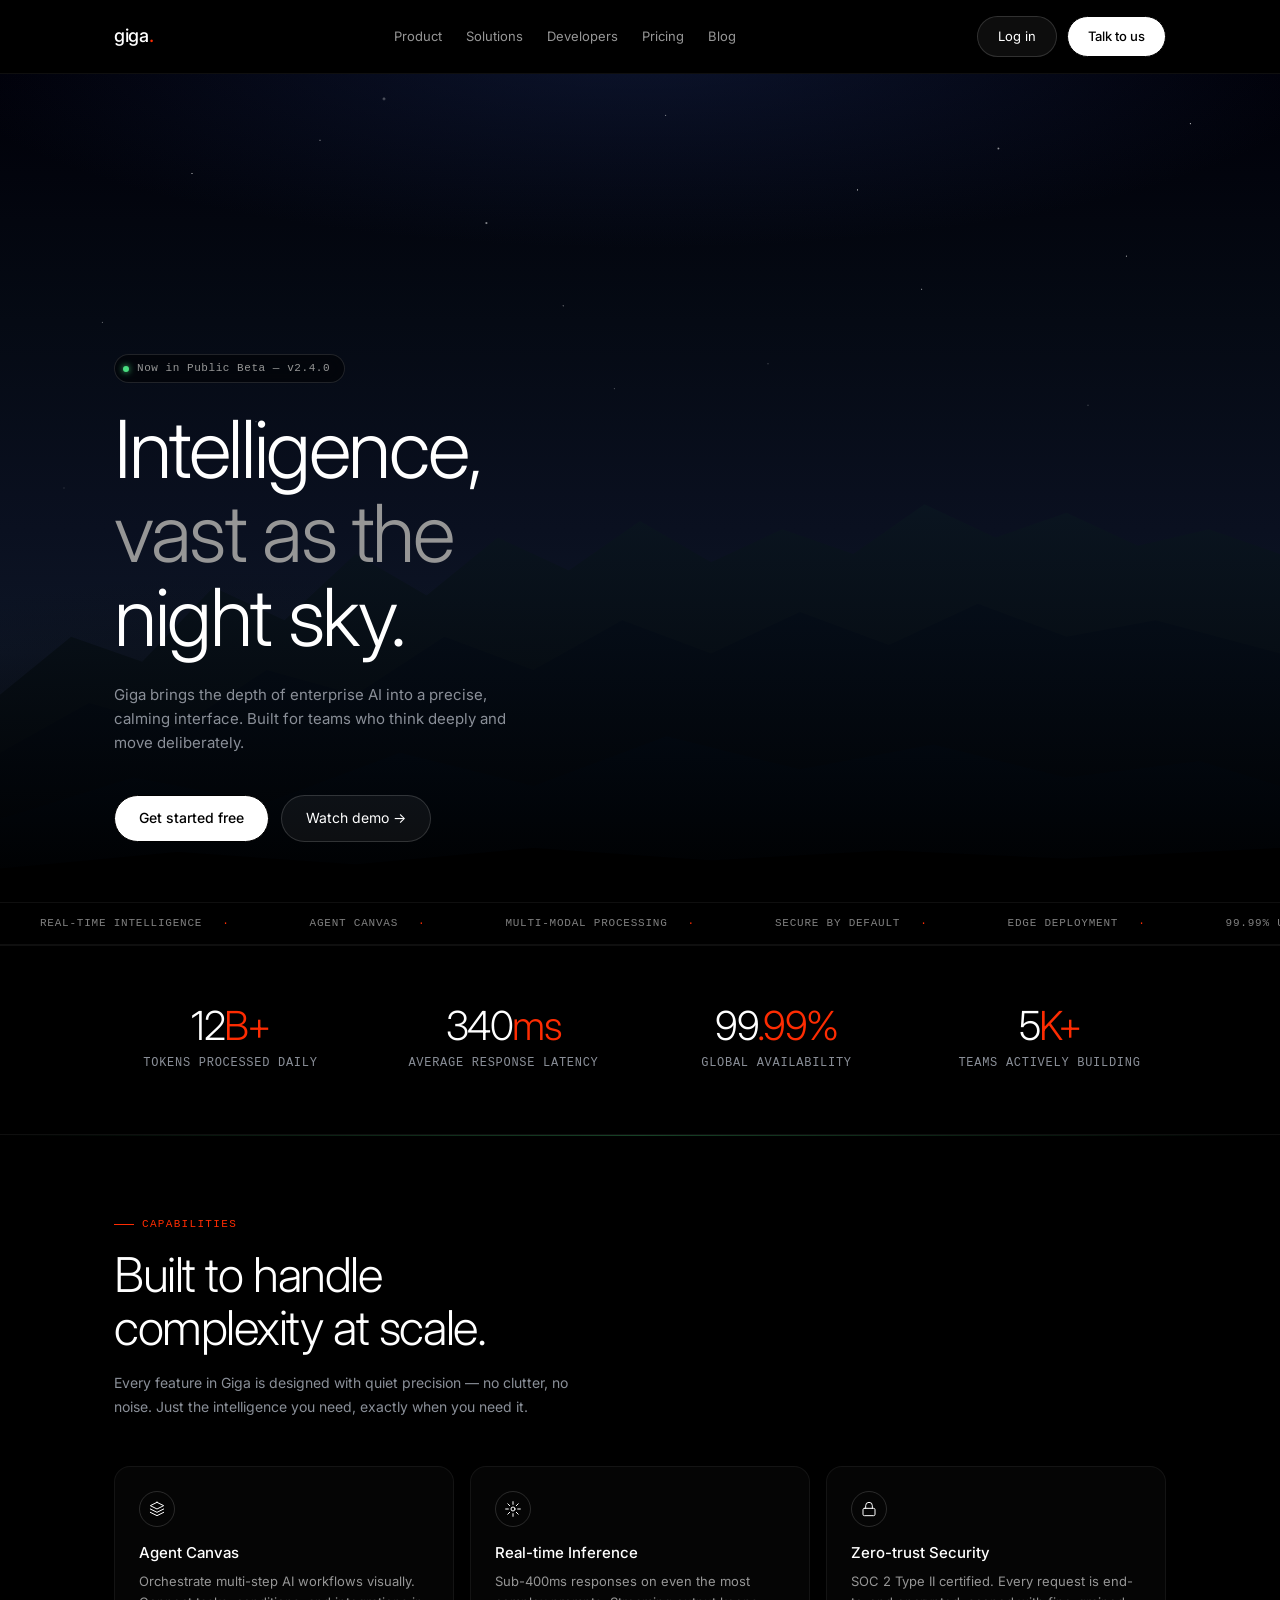
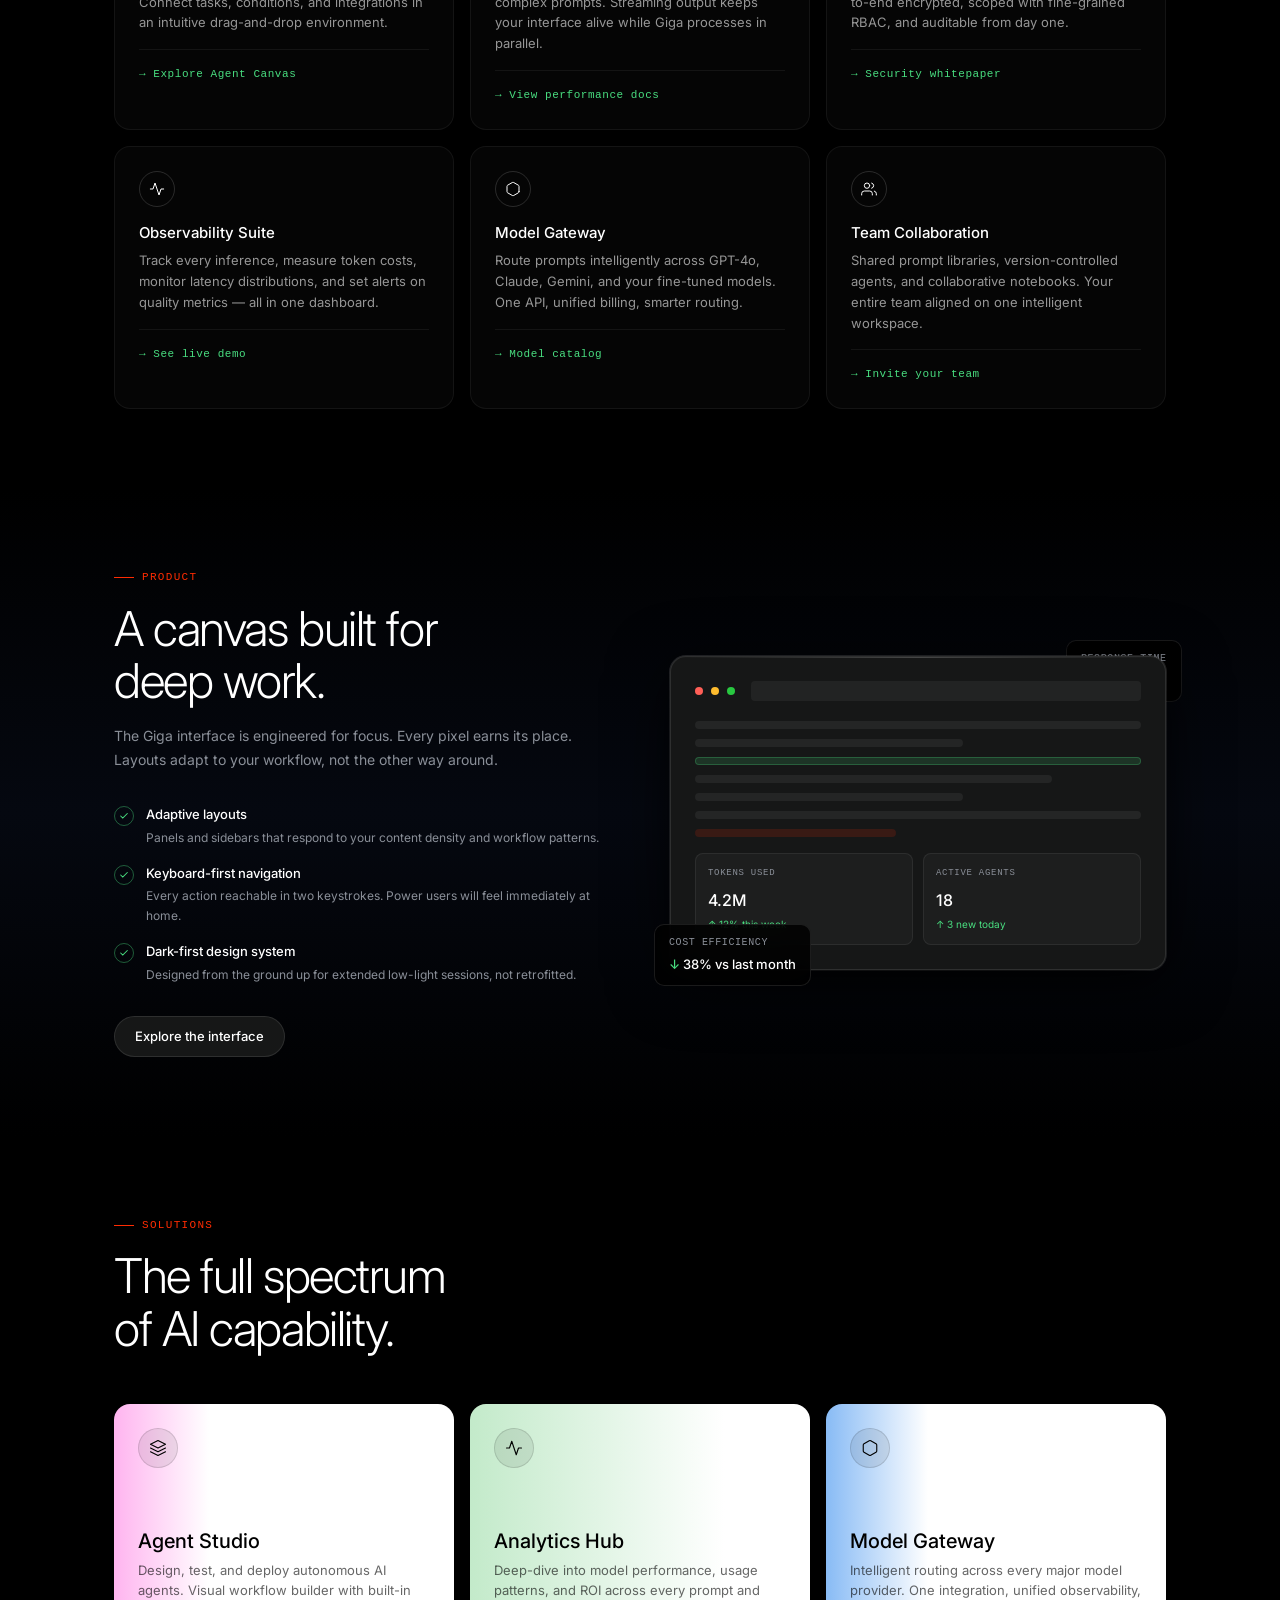
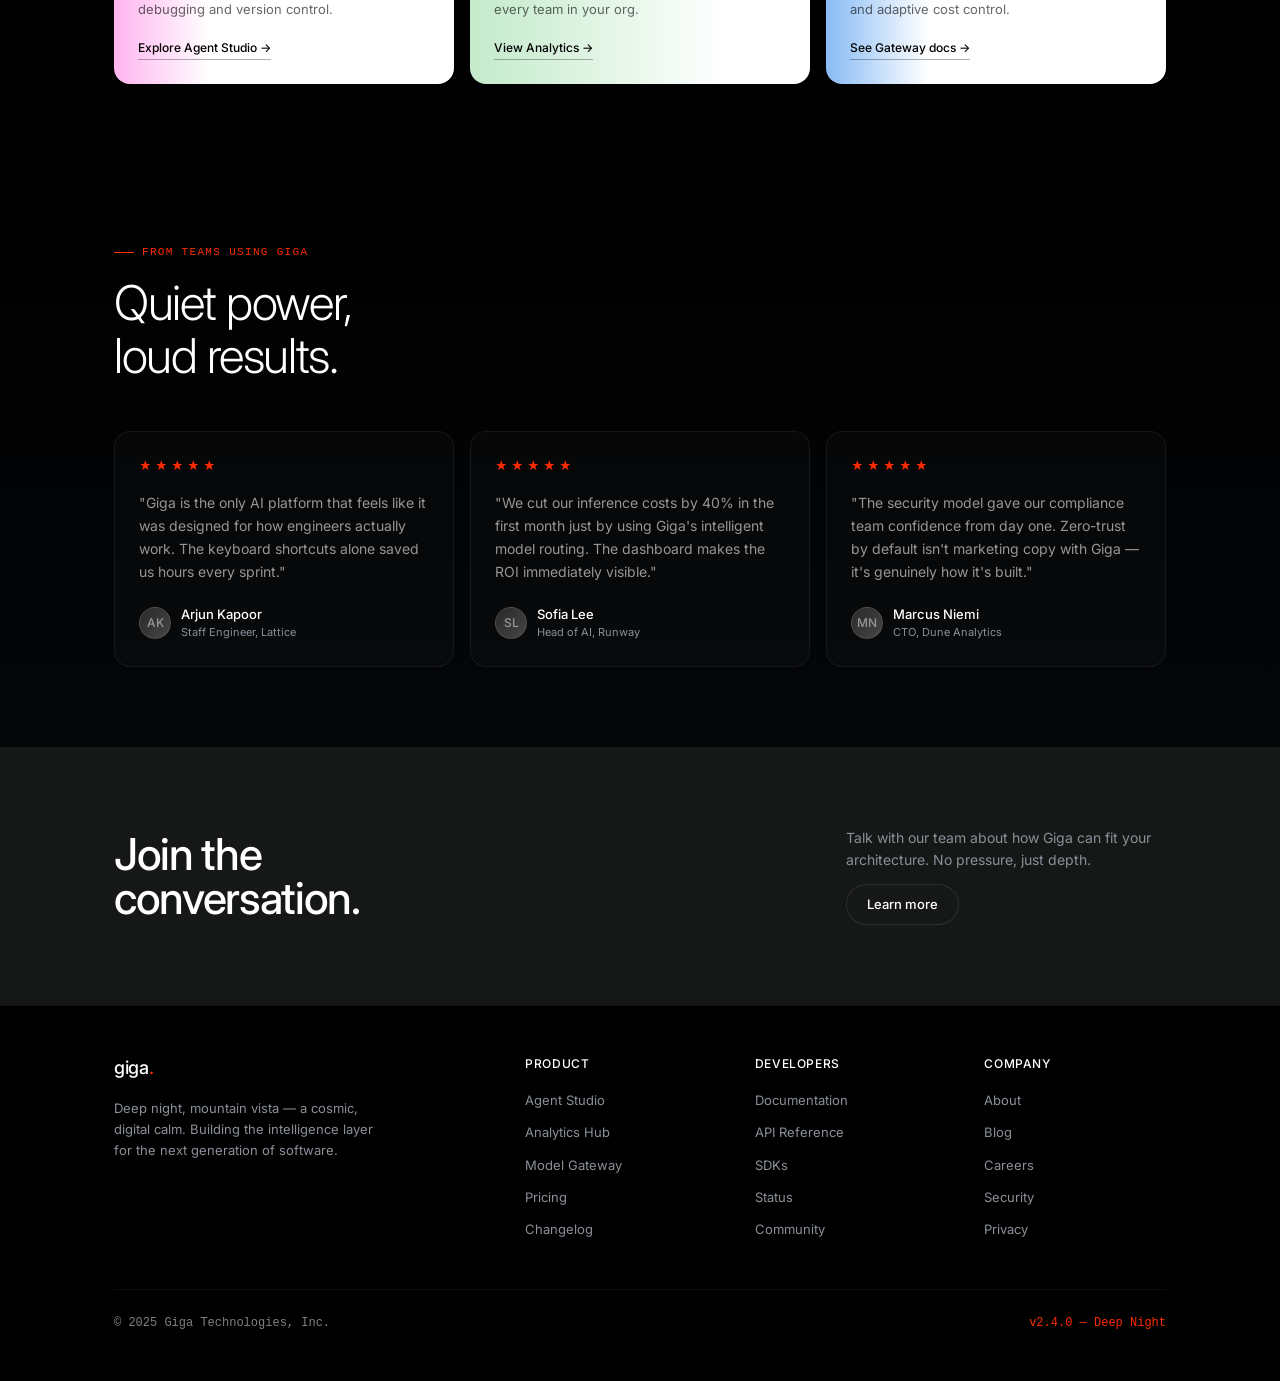
<file: index.html>
<!doctype html>
<html lang="en">
  <head>
    <meta charset="UTF-8" />
    <meta name="viewport" content="width=device-width, initial-scale=1.0" />
    <title>Giga — Deep Night, Mountain Vista</title>
    <link rel="preconnect" href="https://fonts.googleapis.com" />
    <link rel="preconnect" href="https://fonts.gstatic.com" crossorigin />
    <link
      href="https://fonts.googleapis.com/css2?family=Inter:wght@300;400;500&family=Inter+Display:wght@400;500&display=swap"
      rel="stylesheet"
    />
    <link rel="stylesheet" href="css/style.css" />
    <link rel="icon" type="image/png" href="giga-icon.png">
  </head>
  <body>
    <!-- ── NAVIGATION ── -->
    <nav>
      <div class="nav-inner">
        <a href="index.html" class="nav-logo">giga<span>.</span></a>
        <ul class="nav-links">
          <li><a href="#features-section">Product</a></li>
          <li><a href="#solutions-section">Solutions</a></li>
          <li><a href="#features-section">Developers</a></li>
          <li><a href="pages/pricing.html">Pricing</a></li>
          <li><a href="pages/blog.html">Blog</a></li>
        </ul>
        <div style="display: flex; gap: 10px; align-items: center">
          <a href="pages/login.html" class="btn-pill-ghost">Log in</a>
          <a href="pages/contact.html" class="btn-pill-primary">Talk to us</a>
        </div>
        <button class="hamburger" id="hamburger-btn" aria-label="Open menu">
          <span></span><span></span><span></span>
        </button>
      </div>
    </nav>

    <!-- ── MOBILE DRAWER ── -->
    <div class="mobile-drawer" id="mobile-drawer">
      <div class="mobile-drawer-overlay" id="drawer-overlay"></div>
      <div class="mobile-drawer-panel">
        <div class="mobile-drawer-header">
          <a href="index.html" class="nav-logo">giga<span>.</span></a>
          <button class="mobile-drawer-close" id="drawer-close" aria-label="Close menu">✕</button>
        </div>
        <ul class="mobile-drawer-links">
          <li><a href="#features-section">Product</a></li>
          <li><a href="#solutions-section">Solutions</a></li>
          <li><a href="#features-section">Developers</a></li>
          <li><a href="pages/pricing.html">Pricing</a></li>
          <li><a href="pages/blog.html">Blog</a></li>
        </ul>
        <div class="mobile-drawer-actions">
          <a href="pages/login.html" class="btn-pill-ghost" style="width:100%;text-align:center">Log in</a>
          <a href="pages/contact.html" class="btn-pill-primary" style="width:100%;text-align:center">Talk to us</a>
        </div>
      </div>
    </div>

    <!-- ── HERO ── -->
    <div class="hero">
      <div class="hero-bg">
        <div class="aurora"></div>
        <div class="mountain-layer">
          <svg
            viewBox="0 0 1440 600"
            preserveAspectRatio="none"
            xmlns="http://www.w3.org/2000/svg"
          >
            <defs>
              <linearGradient id="mtn1" x1="0" y1="0" x2="0" y2="1">
                <stop offset="0%" stop-color="#0a1520" stop-opacity="0.9" />
                <stop offset="100%" stop-color="#000000" stop-opacity="1" />
              </linearGradient>
              <linearGradient id="mtn2" x1="0" y1="0" x2="0" y2="1">
                <stop offset="0%" stop-color="#050d18" stop-opacity="0.95" />
                <stop offset="100%" stop-color="#000000" stop-opacity="1" />
              </linearGradient>
              <linearGradient id="mtn3" x1="0" y1="0" x2="0" y2="1">
                <stop offset="0%" stop-color="#020810" stop-opacity="1" />
                <stop offset="100%" stop-color="#000000" stop-opacity="1" />
              </linearGradient>
            </defs>
            <!-- Far mountains -->
            <path
              d="M0,600 L0,350 L80,280 L160,310 L240,220 L320,260 L400,180 L480,230 L560,160 L640,200 L720,140 L800,190 L880,150 L960,180 L1040,120 L1120,160 L1200,130 L1280,170 L1360,150 L1440,180 L1440,600 Z"
              fill="url(#mtn1)"
            />
            <!-- Mid mountains -->
            <path
              d="M0,600 L0,420 L100,360 L200,390 L300,320 L400,350 L500,280 L600,320 L700,260 L800,300 L900,250 L1000,290 L1100,240 L1200,280 L1300,260 L1440,300 L1440,600 Z"
              fill="url(#mtn2)"
            />
            <!-- Near mountains / ridge -->
            <path
              d="M0,600 L0,500 L150,450 L300,480 L450,420 L600,460 L750,400 L900,440 L1050,410 L1200,450 L1350,430 L1440,460 L1440,600 Z"
              fill="url(#mtn3)"
            />
            <!-- Foreground -->
            <path
              d="M0,600 L0,560 L200,540 L400,555 L600,535 L800,550 L1000,538 L1200,548 L1440,535 L1440,600 Z"
              fill="#000000"
            />
          </svg>
        </div>
      </div>

      <div class="hero-content">
        <div class="hero-badge">
          <div class="hero-badge-dot"></div>
          <span>Now in Public Beta — v2.4.0</span>
        </div>

        <h1 class="hero-title">
          Intelligence,<br />
          <em>vast as the</em><br />
          night sky.
        </h1>

        <p class="hero-sub">
          Giga brings the depth of enterprise AI into a precise, calming
          interface. Built for teams who think deeply and move deliberately.
        </p>

        <div class="hero-actions">
          <a href="pages/register.html" class="btn-pill-primary">Get started free</a>
          <a href="#showcase-section" class="btn-pill-ghost">Watch demo →</a>
        </div>
      </div>
    </div>

    <!-- ── TICKER ── -->
    <div class="ticker-wrap">
      <div class="ticker">
        <div class="ticker-item">Real-time Intelligence</div>
        <div class="ticker-item">Agent Canvas</div>
        <div class="ticker-item">Multi-modal Processing</div>
        <div class="ticker-item">Secure by Default</div>
        <div class="ticker-item">Edge Deployment</div>
        <div class="ticker-item">99.99% Uptime</div>
        <div class="ticker-item">SOC 2 Type II</div>
        <div class="ticker-item">Enterprise Ready</div>
        <!-- duplicate for seamless loop -->
        <div class="ticker-item">Real-time Intelligence</div>
        <div class="ticker-item">Agent Canvas</div>
        <div class="ticker-item">Multi-modal Processing</div>
        <div class="ticker-item">Secure by Default</div>
        <div class="ticker-item">Edge Deployment</div>
        <div class="ticker-item">99.99% Uptime</div>
        <div class="ticker-item">SOC 2 Type II</div>
        <div class="ticker-item">Enterprise Ready</div>
      </div>
    </div>

    <!-- ── METRICS ── -->
    <section class="metrics-section">
      <div class="container">
        <div class="metrics-grid">
          <div class="metric-item fade-up">
            <div class="metric-value">12<span>B+</span></div>
            <div class="metric-label">Tokens processed daily</div>
          </div>
          <div class="metric-item fade-up">
            <div class="metric-value">340<span>ms</span></div>
            <div class="metric-label">Average response latency</div>
          </div>
          <div class="metric-item fade-up">
            <div class="metric-value">99<span>.99%</span></div>
            <div class="metric-label">Global availability</div>
          </div>
          <div class="metric-item fade-up">
            <div class="metric-value">5<span>K+</span></div>
            <div class="metric-label">Teams actively building</div>
          </div>
        </div>
      </div>
    </section>

    <div class="divider-green"></div>

    <!-- ── FEATURES ── -->
    <section class="features-section" id="features-section">
      <div class="container">
        <div class="features-header">
          <div class="section-label">Capabilities</div>
          <h2 class="section-heading">
            Built to handle<br />complexity at scale.
          </h2>
          <p class="section-body">
            Every feature in Giga is designed with quiet precision — no clutter,
            no noise. Just the intelligence you need, exactly when you need it.
          </p>
        </div>

        <div class="features-grid">
          <div class="feature-card fade-up">
            <div class="feature-icon">
              <svg viewBox="0 0 24 24">
                <path d="M12 2L2 7l10 5 10-5-10-5z" />
                <path d="M2 17l10 5 10-5" />
                <path d="M2 12l10 5 10-5" />
              </svg>
            </div>
            <div class="feature-title">Agent Canvas</div>
            <div class="feature-desc">
              Orchestrate multi-step AI workflows visually. Connect tasks,
              conditions, and integrations in an intuitive drag-and-drop
              environment.
            </div>
            <div class="feature-card-accent">→ Explore Agent Canvas</div>
          </div>

          <div class="feature-card fade-up">
            <div class="feature-icon">
              <svg viewBox="0 0 24 24">
                <circle cx="12" cy="12" r="3" />
                <path
                  d="M12 1v4M12 19v4M4.22 4.22l2.83 2.83M16.95 16.95l2.83 2.83M1 12h4M19 12h4M4.22 19.78l2.83-2.83M16.95 7.05l2.83-2.83"
                />
              </svg>
            </div>
            <div class="feature-title">Real-time Inference</div>
            <div class="feature-desc">
              Sub-400ms responses on even the most complex prompts. Streaming
              output keeps your interface alive while Giga processes in
              parallel.
            </div>
            <div class="feature-card-accent">→ View performance docs</div>
          </div>

          <div class="feature-card fade-up">
            <div class="feature-icon">
              <svg viewBox="0 0 24 24">
                <rect x="3" y="11" width="18" height="11" rx="2" ry="2" />
                <path d="M7 11V7a5 5 0 0 1 10 0v4" />
              </svg>
            </div>
            <div class="feature-title">Zero-trust Security</div>
            <div class="feature-desc">
              SOC 2 Type II certified. Every request is end-to-end encrypted,
              scoped with fine-grained RBAC, and auditable from day one.
            </div>
            <div class="feature-card-accent">→ Security whitepaper</div>
          </div>

          <div class="feature-card fade-up">
            <div class="feature-icon">
              <svg viewBox="0 0 24 24">
                <polyline points="22 12 18 12 15 21 9 3 6 12 2 12" />
              </svg>
            </div>
            <div class="feature-title">Observability Suite</div>
            <div class="feature-desc">
              Track every inference, measure token costs, monitor latency
              distributions, and set alerts on quality metrics — all in one
              dashboard.
            </div>
            <div class="feature-card-accent">→ See live demo</div>
          </div>

          <div class="feature-card fade-up">
            <div class="feature-icon">
              <svg viewBox="0 0 24 24">
                <path
                  d="M21 16V8a2 2 0 0 0-1-1.73l-7-4a2 2 0 0 0-2 0l-7 4A2 2 0 0 0 3 8v8a2 2 0 0 0 1 1.73l7 4a2 2 0 0 0 2 0l7-4A2 2 0 0 0 21 16z"
                />
              </svg>
            </div>
            <div class="feature-title">Model Gateway</div>
            <div class="feature-desc">
              Route prompts intelligently across GPT-4o, Claude, Gemini, and
              your fine-tuned models. One API, unified billing, smarter routing.
            </div>
            <div class="feature-card-accent">→ Model catalog</div>
          </div>

          <div class="feature-card fade-up">
            <div class="feature-icon">
              <svg viewBox="0 0 24 24">
                <path d="M17 21v-2a4 4 0 0 0-4-4H5a4 4 0 0 0-4 4v2" />
                <circle cx="9" cy="7" r="4" />
                <path d="M23 21v-2a4 4 0 0 0-3-3.87" />
                <path d="M16 3.13a4 4 0 0 1 0 7.75" />
              </svg>
            </div>
            <div class="feature-title">Team Collaboration</div>
            <div class="feature-desc">
              Shared prompt libraries, version-controlled agents, and
              collaborative notebooks. Your entire team aligned on one
              intelligent workspace.
            </div>
            <div class="feature-card-accent">→ Invite your team</div>
          </div>
        </div>
      </div>
    </section>

    <!-- ── SHOWCASE ── -->
    <section class="showcase-section" id="showcase-section">
      <div class="container">
        <div class="showcase-inner">
          <div>
            <div class="section-label">Product</div>
            <h2 class="section-heading" style="max-width: 400px">
              A canvas built for deep work.
            </h2>
            <p class="section-body" style="margin-bottom: 32px">
              The Giga interface is engineered for focus. Every pixel earns its
              place. Layouts adapt to your workflow, not the other way around.
            </p>
            <div
              style="
                display: flex;
                flex-direction: column;
                gap: 16px;
                margin-bottom: 32px;
              "
            >
              <div style="display: flex; align-items: flex-start; gap: 12px">
                <div
                  style="
                    width: 20px;
                    height: 20px;
                    border-radius: 50%;
                    border: 1px solid rgba(73, 222, 128, 0.4);
                    display: flex;
                    align-items: center;
                    justify-content: center;
                    flex-shrink: 0;
                    margin-top: 2px;
                  "
                >
                  <svg
                    width="10"
                    height="10"
                    viewBox="0 0 24 24"
                    fill="none"
                    stroke="#49de80"
                    stroke-width="2.5"
                    stroke-linecap="round"
                  >
                    <polyline points="20 6 9 17 4 12" />
                  </svg>
                </div>
                <div>
                  <div
                    style="
                      font-size: 13px;
                      color: var(--color-ghost);
                      font-weight: 500;
                      margin-bottom: 3px;
                    "
                  >
                    Adaptive layouts
                  </div>
                  <div style="font-size: 12px; color: var(--color-cosmic-dust)">
                    Panels and sidebars that respond to your content density and
                    workflow patterns.
                  </div>
                </div>
              </div>
              <div style="display: flex; align-items: flex-start; gap: 12px">
                <div
                  style="
                    width: 20px;
                    height: 20px;
                    border-radius: 50%;
                    border: 1px solid rgba(73, 222, 128, 0.4);
                    display: flex;
                    align-items: center;
                    justify-content: center;
                    flex-shrink: 0;
                    margin-top: 2px;
                  "
                >
                  <svg
                    width="10"
                    height="10"
                    viewBox="0 0 24 24"
                    fill="none"
                    stroke="#49de80"
                    stroke-width="2.5"
                    stroke-linecap="round"
                  >
                    <polyline points="20 6 9 17 4 12" />
                  </svg>
                </div>
                <div>
                  <div
                    style="
                      font-size: 13px;
                      color: var(--color-ghost);
                      font-weight: 500;
                      margin-bottom: 3px;
                    "
                  >
                    Keyboard-first navigation
                  </div>
                  <div style="font-size: 12px; color: var(--color-cosmic-dust)">
                    Every action reachable in two keystrokes. Power users will
                    feel immediately at home.
                  </div>
                </div>
              </div>
              <div style="display: flex; align-items: flex-start; gap: 12px">
                <div
                  style="
                    width: 20px;
                    height: 20px;
                    border-radius: 50%;
                    border: 1px solid rgba(73, 222, 128, 0.4);
                    display: flex;
                    align-items: center;
                    justify-content: center;
                    flex-shrink: 0;
                    margin-top: 2px;
                  "
                >
                  <svg
                    width="10"
                    height="10"
                    viewBox="0 0 24 24"
                    fill="none"
                    stroke="#49de80"
                    stroke-width="2.5"
                    stroke-linecap="round"
                  >
                    <polyline points="20 6 9 17 4 12" />
                  </svg>
                </div>
                <div>
                  <div
                    style="
                      font-size: 13px;
                      color: var(--color-ghost);
                      font-weight: 500;
                      margin-bottom: 3px;
                    "
                  >
                    Dark-first design system
                  </div>
                  <div style="font-size: 12px; color: var(--color-cosmic-dust)">
                    Designed from the ground up for extended low-light sessions,
                    not retrofitted.
                  </div>
                </div>
              </div>
            </div>
            <a href="pages/register.html" class="btn-pill-dark">Explore the interface</a>
          </div>

          <div class="showcase-visual">
            <div class="showcase-float top-right">
              <div class="float-label">Response time</div>
              <div class="float-value"><span class="up">↑</span> 340ms avg</div>
            </div>
            <div class="showcase-screen">
              <div class="screen-topbar">
                <div class="screen-dot red"></div>
                <div class="screen-dot yellow"></div>
                <div class="screen-dot green"></div>
                <div class="screen-title-bar"></div>
              </div>
              <div class="screen-lines">
                <div class="screen-line"></div>
                <div class="screen-line short"></div>
                <div class="screen-line highlight"></div>
                <div class="screen-line med"></div>
                <div class="screen-line short"></div>
                <div class="screen-line"></div>
                <div class="screen-line accent"></div>
              </div>
              <div class="screen-card-row">
                <div class="screen-mini-card">
                  <div class="mini-label">Tokens Used</div>
                  <div class="mini-value">4.2M</div>
                  <div class="mini-change">↑ 12% this week</div>
                </div>
                <div class="screen-mini-card">
                  <div class="mini-label">Active Agents</div>
                  <div class="mini-value">18</div>
                  <div class="mini-change">↑ 3 new today</div>
                </div>
              </div>
            </div>
            <div class="showcase-float bottom-left">
              <div class="float-label">Cost efficiency</div>
              <div class="float-value">
                <span class="up">↓</span> 38% vs last month
              </div>
            </div>
          </div>
        </div>
      </div>
    </section>

    <!-- ── PRODUCT CARDS ── -->
    <section class="product-section" id="solutions-section">
      <div class="container">
        <div class="section-label">Solutions</div>
        <h2 class="section-heading">
          The full spectrum<br />of AI capability.
        </h2>

        <div class="product-grid">
          <div class="product-card violet fade-up">
            <div class="product-card-icon">
              <svg viewBox="0 0 24 24">
                <path d="M12 2L2 7l10 5 10-5-10-5z" />
                <path d="M2 17l10 5 10-5" />
                <path d="M2 12l10 5 10-5" />
              </svg>
            </div>
            <div>
              <div class="product-card-title">Agent Studio</div>
              <div class="product-card-desc">
                Design, test, and deploy autonomous AI agents. Visual workflow
                builder with built-in debugging and version control.
              </div>
              <a href="pages/register.html" class="product-card-link">Explore Agent Studio →</a>
            </div>
          </div>

          <div class="product-card mint fade-up">
            <div class="product-card-icon">
              <svg viewBox="0 0 24 24">
                <polyline points="22 12 18 12 15 21 9 3 6 12 2 12" />
              </svg>
            </div>
            <div>
              <div class="product-card-title">Analytics Hub</div>
              <div class="product-card-desc">
                Deep-dive into model performance, usage patterns, and ROI across
                every prompt and every team in your org.
              </div>
              <a href="pages/register.html" class="product-card-link">View Analytics →</a>
            </div>
          </div>

          <div class="product-card sky fade-up">
            <div class="product-card-icon">
              <svg viewBox="0 0 24 24">
                <path
                  d="M21 16V8a2 2 0 0 0-1-1.73l-7-4a2 2 0 0 0-2 0l-7 4A2 2 0 0 0 3 8v8a2 2 0 0 0 1 1.73l7 4a2 2 0 0 0 2 0l7-4A2 2 0 0 0 21 16z"
                />
              </svg>
            </div>
            <div>
              <div class="product-card-title">Model Gateway</div>
              <div class="product-card-desc">
                Intelligent routing across every major model provider. One
                integration, unified observability, and adaptive cost control.
              </div>
              <a href="pages/register.html" class="product-card-link">See Gateway docs →</a>
            </div>
          </div>
        </div>
      </div>
    </section>

    <!-- ── TESTIMONIALS ── -->
    <section class="testimonials-section">
      <div class="container">
        <div class="section-label">From teams using Giga</div>
        <h2 class="section-heading">Quiet power,<br />loud results.</h2>

        <div class="testimonials-grid">
          <div class="testimonial-card fade-up">
            <div class="testimonial-stars">
              <span>★</span><span>★</span><span>★</span><span>★</span
              ><span>★</span>
            </div>
            <p class="testimonial-quote">
              "Giga is the only AI platform that feels like it was designed for
              how engineers actually work. The keyboard shortcuts alone saved us
              hours every sprint."
            </p>
            <div class="testimonial-author">
              <div class="author-avatar">AK</div>
              <div>
                <div class="author-name">Arjun Kapoor</div>
                <div class="author-role">Staff Engineer, Lattice</div>
              </div>
            </div>
          </div>

          <div class="testimonial-card fade-up">
            <div class="testimonial-stars">
              <span>★</span><span>★</span><span>★</span><span>★</span
              ><span>★</span>
            </div>
            <p class="testimonial-quote">
              "We cut our inference costs by 40% in the first month just by
              using Giga's intelligent model routing. The dashboard makes the
              ROI immediately visible."
            </p>
            <div class="testimonial-author">
              <div class="author-avatar">SL</div>
              <div>
                <div class="author-name">Sofia Lee</div>
                <div class="author-role">Head of AI, Runway</div>
              </div>
            </div>
          </div>

          <div class="testimonial-card fade-up">
            <div class="testimonial-stars">
              <span>★</span><span>★</span><span>★</span><span>★</span
              ><span>★</span>
            </div>
            <p class="testimonial-quote">
              "The security model gave our compliance team confidence from day
              one. Zero-trust by default isn't marketing copy with Giga — it's
              genuinely how it's built."
            </p>
            <div class="testimonial-author">
              <div class="author-avatar">MN</div>
              <div>
                <div class="author-name">Marcus Niemi</div>
                <div class="author-role">CTO, Dune Analytics</div>
              </div>
            </div>
          </div>
        </div>
      </div>
    </section>

    <!-- ── CTA BANNER ── -->
    <section class="cta-section">
      <div class="container">
        <div class="cta-inner">
          <h2 class="cta-heading">Join the<br />conversation.</h2>
          <div
            style="
              display: flex;
              flex-direction: column;
              gap: 12px;
              align-items: flex-start;
            "
          >
            <p
              style="
                font-size: 14px;
                color: var(--color-cosmic-dust);
                max-width: 320px;
                line-height: 1.6;
              "
            >
              Talk with our team about how Giga can fit your architecture. No
              pressure, just depth.
            </p>
            <a href="pages/contact.html" class="btn-pill-dark">Learn more</a>
          </div>
        </div>
      </div>
    </section>

    <!-- ── FOOTER ── -->
    <footer>
      <div class="container">
        <div class="footer-inner">
          <div class="footer-brand">
            <a href="index.html" class="nav-logo">giga<span>.</span></a>
            <p>
              Deep night, mountain vista — a cosmic, digital calm. Building the
              intelligence layer for the next generation of software.
            </p>
          </div>

          <div class="footer-col">
            <h4>Product</h4>
            <ul>
              <li><a href="#features-section">Agent Studio</a></li>
              <li><a href="#features-section">Analytics Hub</a></li>
              <li><a href="#features-section">Model Gateway</a></li>
              <li><a href="pages/pricing.html">Pricing</a></li>
              <li><a href="pages/blog.html">Changelog</a></li>
            </ul>
          </div>

          <div class="footer-col">
            <h4>Developers</h4>
            <ul>
              <li><a href="#features-section">Documentation</a></li>
              <li><a href="#features-section">API Reference</a></li>
              <li><a href="#features-section">SDKs</a></li>
              <li><a href="#">Status</a></li>
              <li><a href="pages/contact.html">Community</a></li>
            </ul>
          </div>

          <div class="footer-col">
            <h4>Company</h4>
            <ul>
              <li><a href="pages/contact.html">About</a></li>
              <li><a href="pages/blog.html">Blog</a></li>
              <li><a href="pages/contact.html">Careers</a></li>
              <li><a href="#">Security</a></li>
              <li><a href="#">Privacy</a></li>
            </ul>
          </div>
        </div>

        <div class="footer-bottom">
          <p>© 2025 Giga Technologies, Inc.</p>
          <p style="color: var(--color-ember-glow)">v2.4.0 — Deep Night</p>
        </div>
      </div>
    </footer>

    <!-- Scroll to Top -->
    <button class="scroll-top" id="scroll-top-btn" aria-label="Scroll to top">
      <svg viewBox="0 0 24 24" width="18" height="18" fill="none" stroke="currentColor" stroke-width="2" stroke-linecap="round"><polyline points="18 15 12 9 6 15"/></svg>
    </button>

    <script>
      // Intersection Observer for fade-up animations
      const observer = new IntersectionObserver(
        (entries) => {
          entries.forEach((entry) => {
            if (entry.isIntersecting) {
              entry.target.classList.add("visible");
            }
          });
        },
        { threshold: 0.1 },
      );

      document
        .querySelectorAll(".fade-up")
        .forEach((el) => observer.observe(el));

      // Hamburger Menu
      const hBtn = document.getElementById("hamburger-btn");
      const drawer = document.getElementById("mobile-drawer");
      const dClose = document.getElementById("drawer-close");
      const dOverlay = document.getElementById("drawer-overlay");
      function openDrawer() { drawer.classList.add("open"); document.body.style.overflow = "hidden"; }
      function closeDrawer() { drawer.classList.remove("open"); document.body.style.overflow = ""; }
      hBtn.addEventListener("click", openDrawer);
      dClose.addEventListener("click", closeDrawer);
      dOverlay.addEventListener("click", closeDrawer);

      // Close drawer when clicking a link
      document.querySelectorAll(".mobile-drawer-links a").forEach(link => {
        link.addEventListener("click", closeDrawer);
      });

      // Scroll to Top
      const stb = document.getElementById("scroll-top-btn");
      window.addEventListener("scroll", () => {
        stb.classList.toggle("visible", window.scrollY > 400);
      });
      stb.addEventListener("click", () => {
        window.scrollTo({ top: 0, behavior: "smooth" });
      });
    </script>
  </body>
</html>
</file>
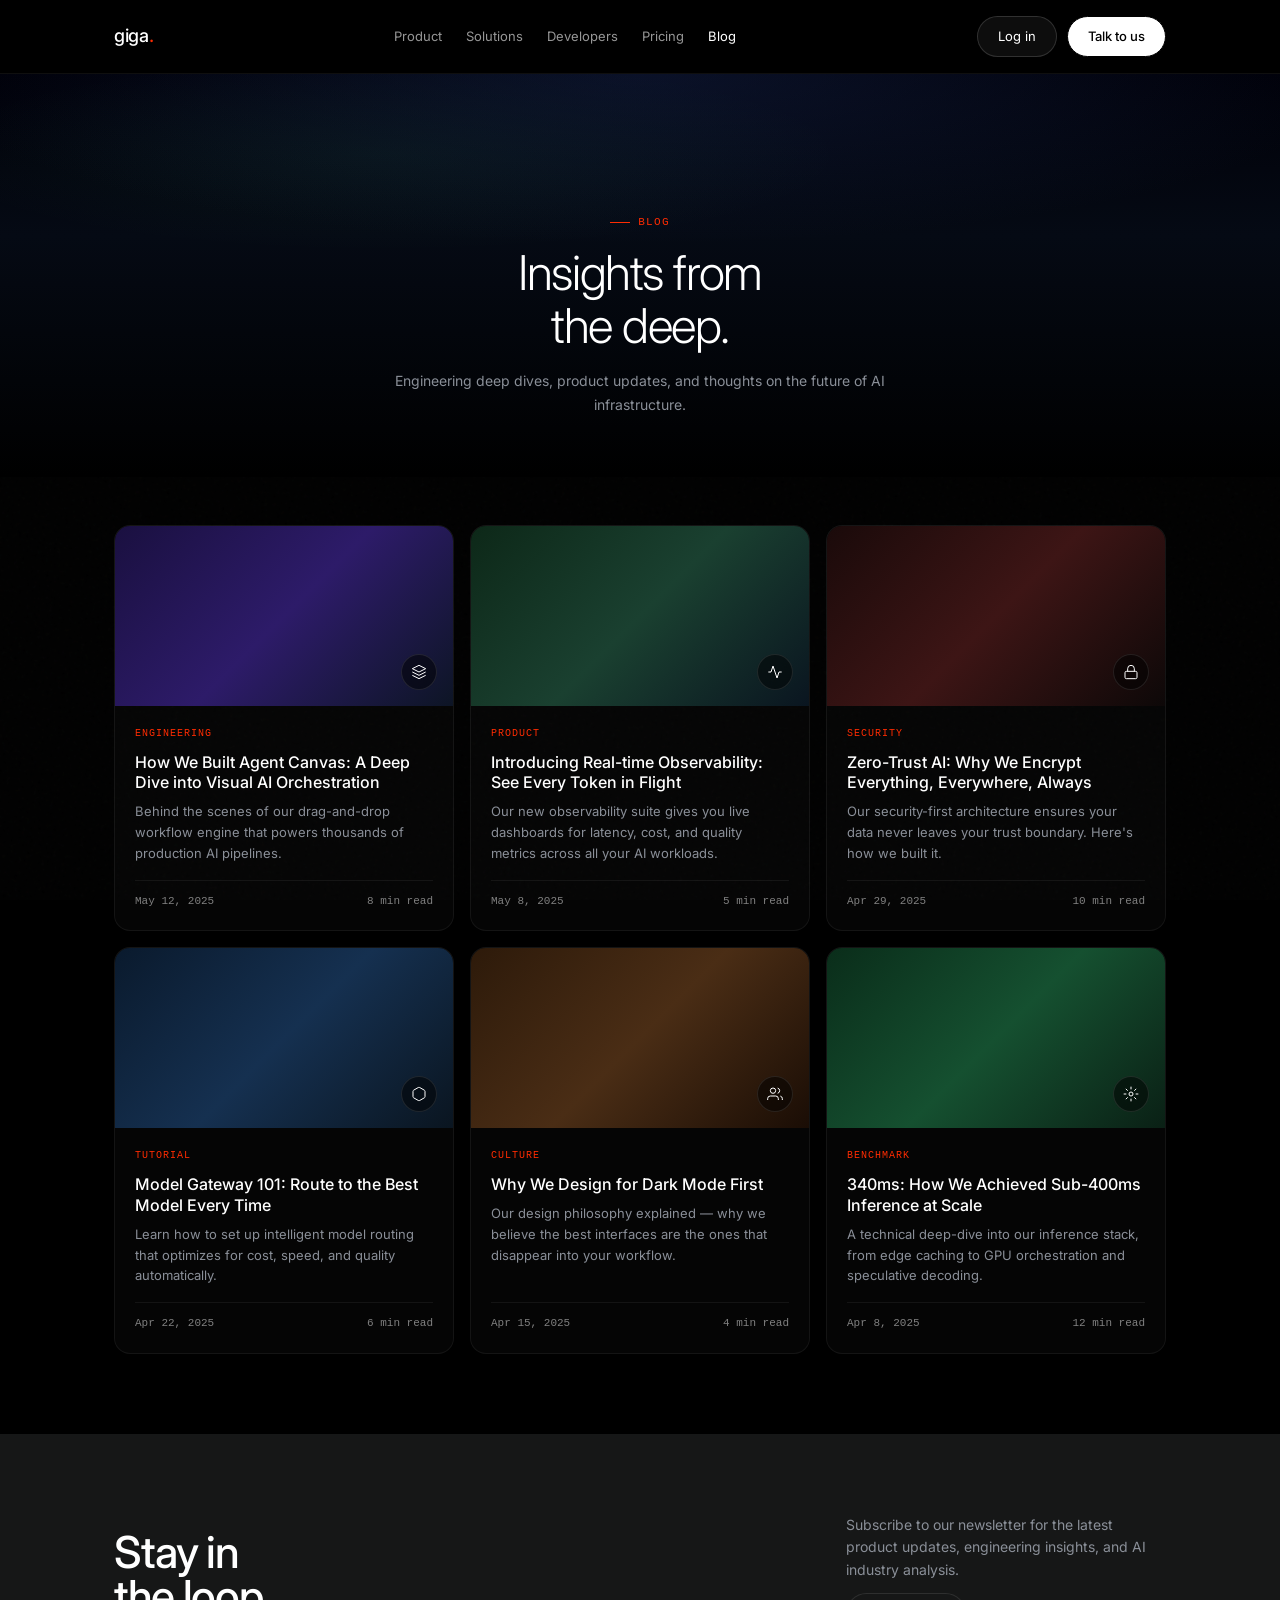
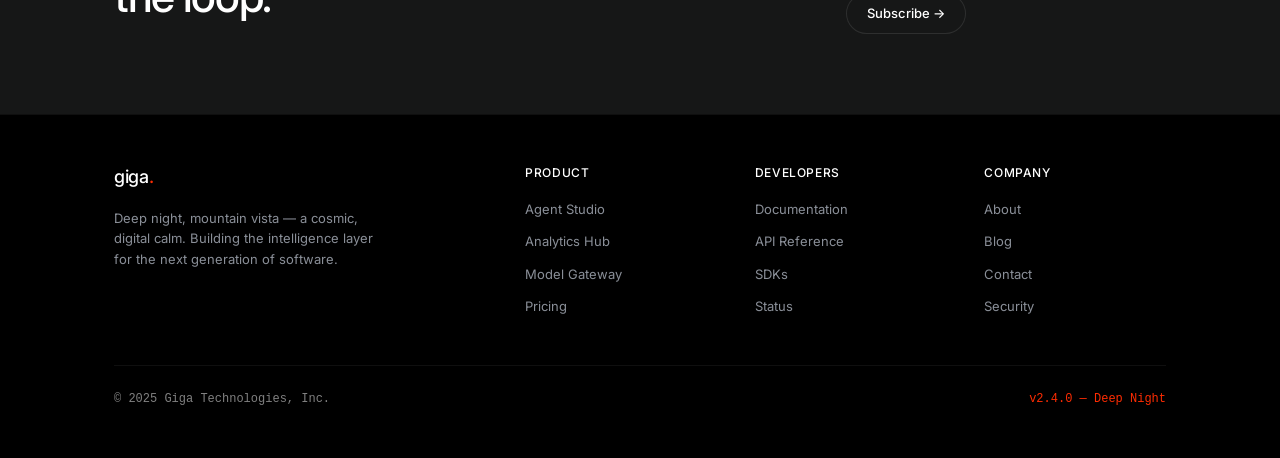
<file: pages/blog.html>
<!doctype html>
<html lang="en">
  <head>
    <meta charset="UTF-8" />
    <meta name="viewport" content="width=device-width, initial-scale=1.0" />
    <title>Giga — Blog</title>
    <meta name="description" content="Insights, tutorials, and deep dives on AI, machine learning, and building with Giga." />
    <link rel="preconnect" href="https://fonts.googleapis.com" />
    <link rel="preconnect" href="https://fonts.gstatic.com" crossorigin />
    <link href="https://fonts.googleapis.com/css2?family=Inter:wght@300;400;500;600&family=Inter+Display:wght@400;500&display=swap" rel="stylesheet" />
    <link rel="stylesheet" href="../css/style.css" />
    <link rel="stylesheet" href="../css/pages.css" />
    <link rel="icon" type="image/png" href="../giga-icon.png">
  </head>
  <body>
    <!-- ── NAVIGATION ── -->
    <nav>
      <div class="nav-inner">
        <a href="../index.html" class="nav-logo">giga<span>.</span></a>
        <ul class="nav-links">
          <li><a href="../index.html">Product</a></li>
          <li><a href="../index.html">Solutions</a></li>
          <li><a href="../index.html">Developers</a></li>
          <li><a href="pricing.html">Pricing</a></li>
          <li><a href="blog.html" style="color:var(--color-ghost)">Blog</a></li>
        </ul>
        <div style="display: flex; gap: 10px; align-items: center">
          <a href="login.html" class="btn-pill-ghost">Log in</a>
          <a href="contact.html" class="btn-pill-primary">Talk to us</a>
        </div>
        <button class="hamburger" id="hamburger-btn" aria-label="Open menu"><span></span><span></span><span></span></button>
      </div>
    </nav>

    <!-- Mobile Drawer -->
    <div class="mobile-drawer" id="mobile-drawer">
      <div class="mobile-drawer-overlay" id="drawer-overlay"></div>
      <div class="mobile-drawer-panel">
        <div class="mobile-drawer-header">
          <a href="index.html" class="nav-logo">giga<span>.</span></a>
          <button class="mobile-drawer-close" id="drawer-close" aria-label="Close menu">✕</button>
        </div>
        <ul class="mobile-drawer-links">
          <li><a href="../index.html">Product</a></li>
          <li><a href="../index.html">Solutions</a></li>
          <li><a href="../index.html">Developers</a></li>
          <li><a href="pricing.html">Pricing</a></li>
          <li><a href="blog.html">Blog</a></li>
        </ul>
        <div class="mobile-drawer-actions">
          <a href="login.html" class="btn-pill-ghost" style="width:100%;text-align:center">Log in</a>
          <a href="contact.html" class="btn-pill-primary" style="width:100%;text-align:center">Talk to us</a>
        </div>
      </div>
    </div>

    <!-- ── HERO ── -->
    <div class="page-hero">
      <div class="page-hero-bg"></div>
      <div class="container">
        <div class="section-label">Blog</div>
        <h1 class="section-heading">Insights from<br />the deep.</h1>
        <p class="section-body">Engineering deep dives, product updates, and thoughts on the future of AI infrastructure.</p>
      </div>
    </div>

    <!-- ── BLOG GRID ── -->
    <section style="padding-top:0">
      <div class="container">
        <div class="blog-grid">
          <!-- Article 1 -->
          <a href="#" class="blog-card fade-up">
            <div class="blog-card-thumb gradient-1">
              <div class="blog-card-thumb-icon">
                <svg viewBox="0 0 24 24"><path d="M12 2L2 7l10 5 10-5-10-5z"/><path d="M2 17l10 5 10-5"/><path d="M2 12l10 5 10-5"/></svg>
              </div>
            </div>
            <div class="blog-card-body">
              <div class="blog-card-tag">Engineering</div>
              <div class="blog-card-title">How We Built Agent Canvas: A Deep Dive into Visual AI Orchestration</div>
              <div class="blog-card-excerpt">Behind the scenes of our drag-and-drop workflow engine that powers thousands of production AI pipelines.</div>
              <div class="blog-card-meta">
                <span>May 12, 2025</span>
                <span>8 min read</span>
              </div>
            </div>
          </a>

          <!-- Article 2 -->
          <a href="#" class="blog-card fade-up">
            <div class="blog-card-thumb gradient-2">
              <div class="blog-card-thumb-icon">
                <svg viewBox="0 0 24 24"><polyline points="22 12 18 12 15 21 9 3 6 12 2 12"/></svg>
              </div>
            </div>
            <div class="blog-card-body">
              <div class="blog-card-tag">Product</div>
              <div class="blog-card-title">Introducing Real-time Observability: See Every Token in Flight</div>
              <div class="blog-card-excerpt">Our new observability suite gives you live dashboards for latency, cost, and quality metrics across all your AI workloads.</div>
              <div class="blog-card-meta">
                <span>May 8, 2025</span>
                <span>5 min read</span>
              </div>
            </div>
          </a>

          <!-- Article 3 -->
          <a href="#" class="blog-card fade-up">
            <div class="blog-card-thumb gradient-3">
              <div class="blog-card-thumb-icon">
                <svg viewBox="0 0 24 24"><rect x="3" y="11" width="18" height="11" rx="2" ry="2"/><path d="M7 11V7a5 5 0 0 1 10 0v4"/></svg>
              </div>
            </div>
            <div class="blog-card-body">
              <div class="blog-card-tag">Security</div>
              <div class="blog-card-title">Zero-Trust AI: Why We Encrypt Everything, Everywhere, Always</div>
              <div class="blog-card-excerpt">Our security-first architecture ensures your data never leaves your trust boundary. Here's how we built it.</div>
              <div class="blog-card-meta">
                <span>Apr 29, 2025</span>
                <span>10 min read</span>
              </div>
            </div>
          </a>

          <!-- Article 4 -->
          <a href="#" class="blog-card fade-up">
            <div class="blog-card-thumb gradient-4">
              <div class="blog-card-thumb-icon">
                <svg viewBox="0 0 24 24"><path d="M21 16V8a2 2 0 0 0-1-1.73l-7-4a2 2 0 0 0-2 0l-7 4A2 2 0 0 0 3 8v8a2 2 0 0 0 1 1.73l7 4a2 2 0 0 0 2 0l7-4A2 2 0 0 0 21 16z"/></svg>
              </div>
            </div>
            <div class="blog-card-body">
              <div class="blog-card-tag">Tutorial</div>
              <div class="blog-card-title">Model Gateway 101: Route to the Best Model Every Time</div>
              <div class="blog-card-excerpt">Learn how to set up intelligent model routing that optimizes for cost, speed, and quality automatically.</div>
              <div class="blog-card-meta">
                <span>Apr 22, 2025</span>
                <span>6 min read</span>
              </div>
            </div>
          </a>

          <!-- Article 5 -->
          <a href="#" class="blog-card fade-up">
            <div class="blog-card-thumb gradient-5">
              <div class="blog-card-thumb-icon">
                <svg viewBox="0 0 24 24"><path d="M17 21v-2a4 4 0 0 0-4-4H5a4 4 0 0 0-4 4v2"/><circle cx="9" cy="7" r="4"/><path d="M23 21v-2a4 4 0 0 0-3-3.87"/><path d="M16 3.13a4 4 0 0 1 0 7.75"/></svg>
              </div>
            </div>
            <div class="blog-card-body">
              <div class="blog-card-tag">Culture</div>
              <div class="blog-card-title">Why We Design for Dark Mode First</div>
              <div class="blog-card-excerpt">Our design philosophy explained — why we believe the best interfaces are the ones that disappear into your workflow.</div>
              <div class="blog-card-meta">
                <span>Apr 15, 2025</span>
                <span>4 min read</span>
              </div>
            </div>
          </a>

          <!-- Article 6 -->
          <a href="#" class="blog-card fade-up">
            <div class="blog-card-thumb gradient-6">
              <div class="blog-card-thumb-icon">
                <svg viewBox="0 0 24 24"><circle cx="12" cy="12" r="3"/><path d="M12 1v4M12 19v4M4.22 4.22l2.83 2.83M16.95 16.95l2.83 2.83M1 12h4M19 12h4M4.22 19.78l2.83-2.83M16.95 7.05l2.83-2.83"/></svg>
              </div>
            </div>
            <div class="blog-card-body">
              <div class="blog-card-tag">Benchmark</div>
              <div class="blog-card-title">340ms: How We Achieved Sub-400ms Inference at Scale</div>
              <div class="blog-card-excerpt">A technical deep-dive into our inference stack, from edge caching to GPU orchestration and speculative decoding.</div>
              <div class="blog-card-meta">
                <span>Apr 8, 2025</span>
                <span>12 min read</span>
              </div>
            </div>
          </a>
        </div>
      </div>
    </section>

    <!-- ── CTA ── -->
    <section class="cta-section">
      <div class="container">
        <div class="cta-inner">
          <h2 class="cta-heading">Stay in<br />the loop.</h2>
          <div style="display:flex;flex-direction:column;gap:12px;align-items:flex-start">
            <p style="font-size:14px;color:var(--color-cosmic-dust);max-width:320px;line-height:1.6">Subscribe to our newsletter for the latest product updates, engineering insights, and AI industry analysis.</p>
            <a href="register.html" class="btn-pill-dark">Subscribe →</a>
          </div>
        </div>
      </div>
    </section>

    <!-- ── FOOTER ── -->
    <footer>
      <div class="container">
        <div class="footer-inner">
          <div class="footer-brand">
            <a href="../index.html" class="nav-logo">giga<span>.</span></a>
            <p>Deep night, mountain vista — a cosmic, digital calm. Building the intelligence layer for the next generation of software.</p>
          </div>
          <div class="footer-col"><h4>Product</h4><ul><li><a href="../index.html">Agent Studio</a></li><li><a href="../index.html">Analytics Hub</a></li><li><a href="../index.html">Model Gateway</a></li><li><a href="pricing.html">Pricing</a></li></ul></div>
          <div class="footer-col"><h4>Developers</h4><ul><li><a href="#">Documentation</a></li><li><a href="#">API Reference</a></li><li><a href="#">SDKs</a></li><li><a href="#">Status</a></li></ul></div>
          <div class="footer-col"><h4>Company</h4><ul><li><a href="contact.html">About</a></li><li><a href="blog.html">Blog</a></li><li><a href="contact.html">Contact</a></li><li><a href="#">Security</a></li></ul></div>
        </div>
        <div class="footer-bottom">
          <p>© 2025 Giga Technologies, Inc.</p>
          <p style="color: var(--color-ember-glow)">v2.4.0 — Deep Night</p>
        </div>
      </div>
    </footer>

    <button class="scroll-top" id="scroll-top-btn" aria-label="Scroll to top">
      <svg viewBox="0 0 24 24" width="18" height="18" fill="none" stroke="currentColor" stroke-width="2" stroke-linecap="round"><polyline points="18 15 12 9 6 15"/></svg>
    </button>

    <script>
      const observer = new IntersectionObserver((entries) => { entries.forEach(e => { if (e.isIntersecting) e.target.classList.add("visible"); }); }, { threshold: 0.1 });
      document.querySelectorAll(".fade-up").forEach(el => observer.observe(el));

      const hBtn = document.getElementById("hamburger-btn");
      const drawer = document.getElementById("mobile-drawer");
      const dClose = document.getElementById("drawer-close");
      const dOverlay = document.getElementById("drawer-overlay");
      function openDrawer() { drawer.classList.add("open"); document.body.style.overflow="hidden"; }
      function closeDrawer() { drawer.classList.remove("open"); document.body.style.overflow=""; }
      hBtn.addEventListener("click", openDrawer);
      dClose.addEventListener("click", closeDrawer);
      dOverlay.addEventListener("click", closeDrawer);

      const stb = document.getElementById("scroll-top-btn");
      window.addEventListener("scroll", () => { stb.classList.toggle("visible", window.scrollY > 400); });
      stb.addEventListener("click", () => { window.scrollTo({ top: 0, behavior: "smooth" }); });
    </script>
  </body>
</html>
</file>
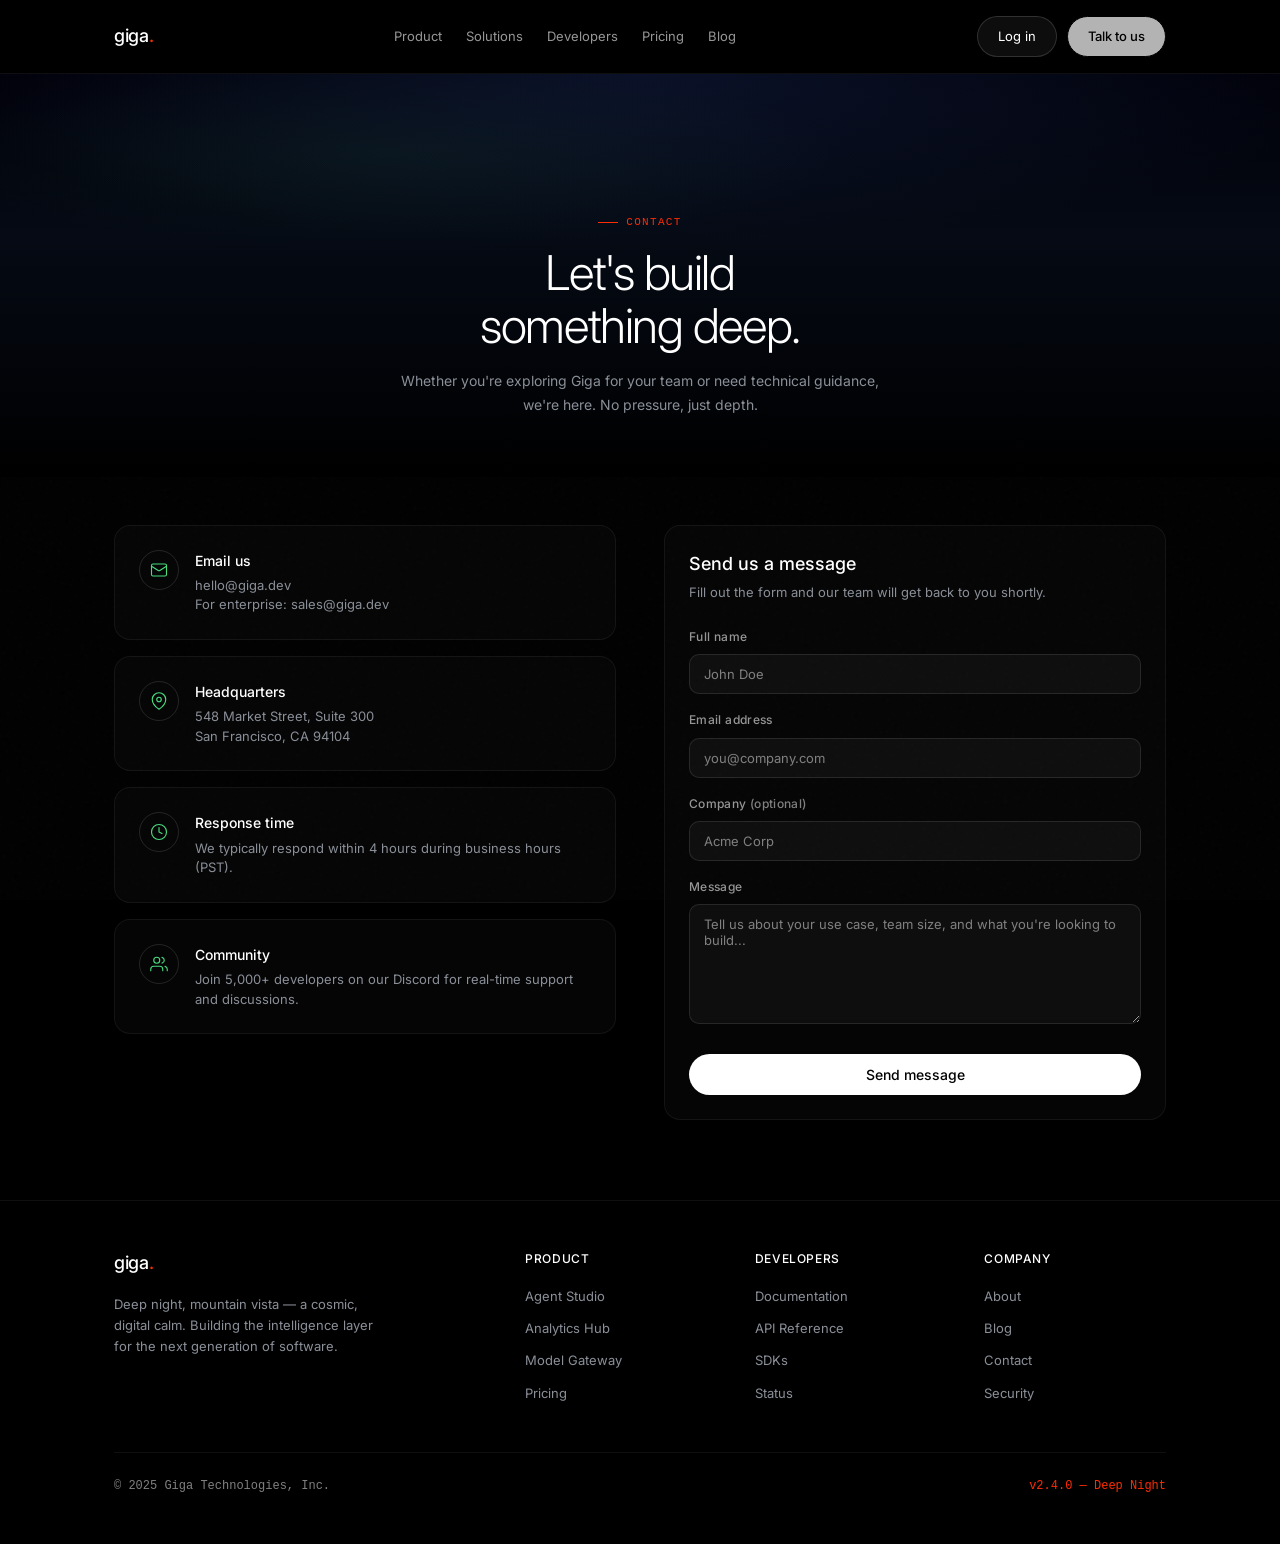
<file: pages/contact.html>
<!doctype html>
<html lang="en">
  <head>
    <meta charset="UTF-8" />
    <meta name="viewport" content="width=device-width, initial-scale=1.0" />
    <title>Giga — Contact Us</title>
    <meta name="description" content="Talk to our team about how Giga can fit your architecture. Get in touch for demos, pricing, or technical questions." />
    <link rel="preconnect" href="https://fonts.googleapis.com" />
    <link rel="preconnect" href="https://fonts.gstatic.com" crossorigin />
    <link href="https://fonts.googleapis.com/css2?family=Inter:wght@300;400;500;600&family=Inter+Display:wght@400;500&display=swap" rel="stylesheet" />
    <link rel="stylesheet" href="../css/style.css" />
    <link rel="stylesheet" href="../css/pages.css" />
    <link rel="icon" type="image/png" href="../giga-icon.png">
  </head>
  <body>
    <!-- ── NAVIGATION ── -->
    <nav>
      <div class="nav-inner">
        <a href="../index.html" class="nav-logo">giga<span>.</span></a>
        <ul class="nav-links">
          <li><a href="../index.html">Product</a></li>
          <li><a href="../index.html">Solutions</a></li>
          <li><a href="../index.html">Developers</a></li>
          <li><a href="pricing.html">Pricing</a></li>
          <li><a href="blog.html">Blog</a></li>
        </ul>
        <div style="display: flex; gap: 10px; align-items: center">
          <a href="login.html" class="btn-pill-ghost">Log in</a>
          <a href="contact.html" class="btn-pill-primary" style="opacity:0.7">Talk to us</a>
        </div>
        <button class="hamburger" id="hamburger-btn" aria-label="Open menu"><span></span><span></span><span></span></button>
      </div>
    </nav>

    <!-- Mobile Drawer -->
    <div class="mobile-drawer" id="mobile-drawer">
      <div class="mobile-drawer-overlay" id="drawer-overlay"></div>
      <div class="mobile-drawer-panel">
        <div class="mobile-drawer-header">
          <a href="../index.html" class="nav-logo">giga<span>.</span></a>
          <button class="mobile-drawer-close" id="drawer-close" aria-label="Close menu">✕</button>
        </div>
        <ul class="mobile-drawer-links">
          <li><a href="../index.html">Product</a></li>
          <li><a href="../index.html">Solutions</a></li>
          <li><a href="../index.html">Developers</a></li>
          <li><a href="pricing.html">Pricing</a></li>
          <li><a href="blog.html">Blog</a></li>
        </ul>
        <div class="mobile-drawer-actions">
          <a href="login.html" class="btn-pill-ghost" style="width:100%;text-align:center">Log in</a>
          <a href="contact.html" class="btn-pill-primary" style="width:100%;text-align:center">Talk to us</a>
        </div>
      </div>
    </div>

    <!-- ── HERO ── -->
    <div class="page-hero">
      <div class="page-hero-bg"></div>
      <div class="container">
        <div class="section-label">Contact</div>
        <h1 class="section-heading">Let's build<br />something deep.</h1>
        <p class="section-body">Whether you're exploring Giga for your team or need technical guidance, we're here. No pressure, just depth.</p>
      </div>
    </div>

    <!-- ── CONTACT CONTENT ── -->
    <section style="padding-top:0">
      <div class="container">
        <div class="contact-grid">
          <!-- Info Cards -->
          <div class="contact-info-cards">
            <div class="contact-info-card fade-up">
              <div class="contact-info-icon">
                <svg viewBox="0 0 24 24"><rect x="2" y="4" width="20" height="16" rx="2"/><path d="m22 7-8.97 5.7a1.94 1.94 0 0 1-2.06 0L2 7"/></svg>
              </div>
              <div>
                <div class="contact-info-title">Email us</div>
                <div class="contact-info-text">hello@giga.dev<br />For enterprise: sales@giga.dev</div>
              </div>
            </div>

            <div class="contact-info-card fade-up">
              <div class="contact-info-icon">
                <svg viewBox="0 0 24 24"><path d="M21 10c0 7-9 13-9 13s-9-6-9-13a9 9 0 0 1 18 0z"/><circle cx="12" cy="10" r="3"/></svg>
              </div>
              <div>
                <div class="contact-info-title">Headquarters</div>
                <div class="contact-info-text">548 Market Street, Suite 300<br />San Francisco, CA 94104</div>
              </div>
            </div>

            <div class="contact-info-card fade-up">
              <div class="contact-info-icon">
                <svg viewBox="0 0 24 24"><circle cx="12" cy="12" r="10"/><polyline points="12 6 12 12 16 14"/></svg>
              </div>
              <div>
                <div class="contact-info-title">Response time</div>
                <div class="contact-info-text">We typically respond within 4 hours during business hours (PST).</div>
              </div>
            </div>

            <div class="contact-info-card fade-up">
              <div class="contact-info-icon">
                <svg viewBox="0 0 24 24"><path d="M17 21v-2a4 4 0 0 0-4-4H5a4 4 0 0 0-4 4v2"/><circle cx="9" cy="7" r="4"/><path d="M23 21v-2a4 4 0 0 0-3-3.87"/><path d="M16 3.13a4 4 0 0 1 0 7.75"/></svg>
              </div>
              <div>
                <div class="contact-info-title">Community</div>
                <div class="contact-info-text">Join 5,000+ developers on our Discord for real-time support and discussions.</div>
              </div>
            </div>
          </div>

          <!-- Contact Form -->
          <div class="contact-form-card fade-up">
            <h3 style="font-size:18px;font-weight:500;color:var(--color-ghost);margin-bottom:4px">Send us a message</h3>
            <p style="font-size:13px;color:var(--color-cosmic-dust);margin-bottom:24px">Fill out the form and our team will get back to you shortly.</p>
            <form id="contact-form" novalidate>
              <div class="form-group">
                <label class="form-label" for="contact-name">Full name</label>
                <input type="text" id="contact-name" placeholder="John Doe" required />
              </div>
              <div class="form-group">
                <label class="form-label" for="contact-email">Email address</label>
                <input type="email" id="contact-email" placeholder="you@company.com" required />
              </div>
              <div class="form-group">
                <label class="form-label" for="contact-company">Company <span style="color:var(--color-steel-gray)">(optional)</span></label>
                <input type="text" id="contact-company" placeholder="Acme Corp" />
              </div>
              <div class="form-group">
                <label class="form-label" for="contact-message">Message</label>
                <textarea id="contact-message" placeholder="Tell us about your use case, team size, and what you're looking to build..." required></textarea>
              </div>
              <button type="submit" class="contact-submit-btn" id="contact-submit">Send message</button>
            </form>

            <!-- Success state -->
            <div id="contact-success" style="display:none;text-align:center;padding:40px 0">
              <div style="width:48px;height:48px;border-radius:50%;background:rgba(73,222,128,0.1);border:1px solid rgba(73,222,128,0.3);display:flex;align-items:center;justify-content:center;margin:0 auto 16px">
                <svg viewBox="0 0 24 24" width="24" height="24" fill="none" stroke="#49de80" stroke-width="2" stroke-linecap="round"><polyline points="20 6 9 17 4 12"/></svg>
              </div>
              <div style="font-size:18px;font-weight:500;color:var(--color-ghost);margin-bottom:8px">Message sent!</div>
              <div style="font-size:13px;color:var(--color-cosmic-dust)">We'll get back to you within 4 hours.</div>
            </div>
          </div>
        </div>
      </div>
    </section>

    <!-- ── FOOTER ── -->
    <footer>
      <div class="container">
        <div class="footer-inner">
          <div class="footer-brand">
            <a href="../index.html" class="nav-logo">giga<span>.</span></a>
            <p>Deep night, mountain vista — a cosmic, digital calm. Building the intelligence layer for the next generation of software.</p>
          </div>
          <div class="footer-col"><h4>Product</h4><ul><li><a href="../index.html">Agent Studio</a></li><li><a href="../index.html">Analytics Hub</a></li><li><a href="../index.html">Model Gateway</a></li><li><a href="pricing.html">Pricing</a></li></ul></div>
          <div class="footer-col"><h4>Developers</h4><ul><li><a href="#">Documentation</a></li><li><a href="#">API Reference</a></li><li><a href="#">SDKs</a></li><li><a href="#">Status</a></li></ul></div>
          <div class="footer-col"><h4>Company</h4><ul><li><a href="contact.html">About</a></li><li><a href="blog.html">Blog</a></li><li><a href="contact.html">Contact</a></li><li><a href="#">Security</a></li></ul></div>
        </div>
        <div class="footer-bottom">
          <p>© 2025 Giga Technologies, Inc.</p>
          <p style="color: var(--color-ember-glow)">v2.4.0 — Deep Night</p>
        </div>
      </div>
    </footer>

    <button class="scroll-top" id="scroll-top-btn" aria-label="Scroll to top">
      <svg viewBox="0 0 24 24" width="18" height="18" fill="none" stroke="currentColor" stroke-width="2" stroke-linecap="round"><polyline points="18 15 12 9 6 15"/></svg>
    </button>

    <script>
      const observer = new IntersectionObserver((entries) => { entries.forEach(e => { if (e.isIntersecting) e.target.classList.add("visible"); }); }, { threshold: 0.1 });
      document.querySelectorAll(".fade-up").forEach(el => observer.observe(el));

      // Contact form
      const form = document.getElementById("contact-form");
      const successEl = document.getElementById("contact-success");
      const submitBtn = document.getElementById("contact-submit");

      form.addEventListener("submit", async (e) => {
        e.preventDefault();
        const name = document.getElementById("contact-name").value.trim();
        const email = document.getElementById("contact-email").value.trim();
        const message = document.getElementById("contact-message").value.trim();
        if (!name || !email || !message) { alert("Please fill in all required fields."); return; }
        if (!/^[^\s@]+@[^\s@]+\.[^\s@]+$/.test(email)) { alert("Please enter a valid email."); return; }

        submitBtn.textContent = "Sending...";
        submitBtn.disabled = true;
        await new Promise(r => setTimeout(r, 1500));
        form.style.display = "none";
        successEl.style.display = "block";
      });

      // Hamburger
      const hBtn = document.getElementById("hamburger-btn");
      const drawer = document.getElementById("mobile-drawer");
      const dClose = document.getElementById("drawer-close");
      const dOverlay = document.getElementById("drawer-overlay");
      function openDrawer() { drawer.classList.add("open"); document.body.style.overflow="hidden"; }
      function closeDrawer() { drawer.classList.remove("open"); document.body.style.overflow=""; }
      hBtn.addEventListener("click", openDrawer);
      dClose.addEventListener("click", closeDrawer);
      dOverlay.addEventListener("click", closeDrawer);

      const stb = document.getElementById("scroll-top-btn");
      window.addEventListener("scroll", () => { stb.classList.toggle("visible", window.scrollY > 400); });
      stb.addEventListener("click", () => { window.scrollTo({ top: 0, behavior: "smooth" }); });
    </script>
  </body>
</html>
</file>
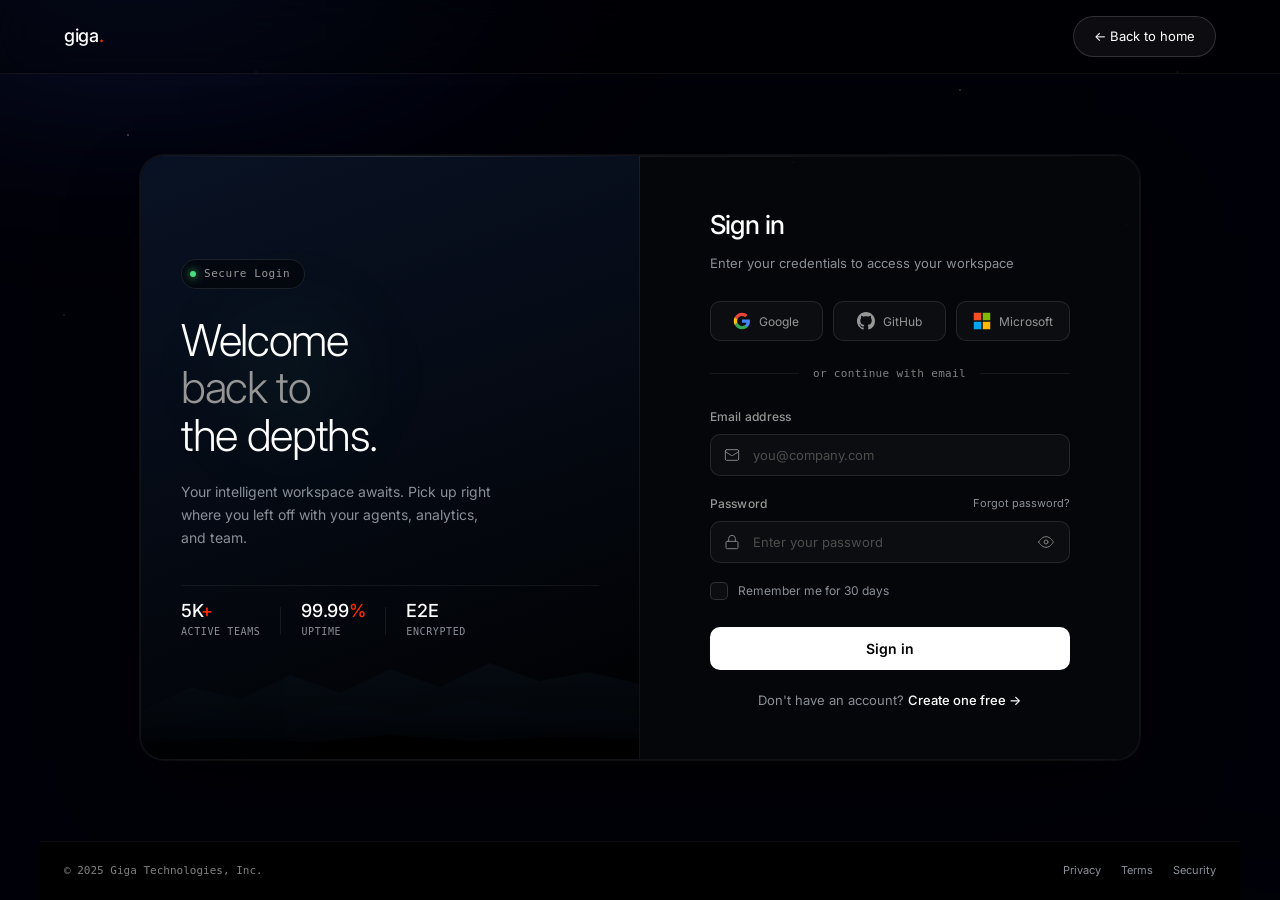
<file: pages/login.html>
<!doctype html>
<html lang="en">
  <head>
    <meta charset="UTF-8" />
    <meta name="viewport" content="width=device-width, initial-scale=1.0" />
    <title>Giga — Sign In</title>
    <meta name="description" content="Sign in to your Giga account. Access enterprise AI intelligence, Agent Canvas, and your team workspace." />
    <link rel="preconnect" href="https://fonts.googleapis.com" />
    <link rel="preconnect" href="https://fonts.gstatic.com" crossorigin />
    <link
      href="https://fonts.googleapis.com/css2?family=Inter:wght@300;400;500;600&family=Inter+Display:wght@400;500&display=swap"
      rel="stylesheet"
    />
    <link rel="stylesheet" href="../css/style.css" />
    <link rel="stylesheet" href="../css/login.css" />
    <link rel="icon" type="image/png" href="../giga-icon.png">
  </head>
  <body class="login-page">

    <!-- ── AMBIENT BACKGROUND ── -->
    <div class="login-bg">
      <div class="login-aurora"></div>
      <div class="login-aurora login-aurora--secondary"></div>
      <div class="login-stars"></div>
      <div class="login-grid-overlay"></div>
    </div>

    <!-- ── NAVIGATION (minimal) ── -->
    <nav class="login-nav">
      <div class="login-nav-inner">
        <a href="../index.html" class="nav-logo">giga<span>.</span></a>
        <a href="../index.html" class="btn-pill-ghost" id="back-home-btn">← Back to home</a>
      </div>
    </nav>

    <!-- ── LOGIN CARD ── -->
    <main class="login-main">
      <div class="login-container">

        <!-- Left: Branding Panel -->
        <div class="login-branding">
          <div class="branding-content">
            <div class="branding-badge">
              <div class="branding-badge-dot"></div>
              <span>Secure Login</span>
            </div>
            <h1 class="branding-title">
              Welcome<br />
              <em>back to</em><br />
              the depths.
            </h1>
            <p class="branding-sub">
              Your intelligent workspace awaits. Pick up right where you left off with your agents, analytics, and team.
            </p>

            <div class="branding-stats">
              <div class="branding-stat">
                <div class="branding-stat-value">5K<span>+</span></div>
                <div class="branding-stat-label">Active Teams</div>
              </div>
              <div class="branding-stat-divider"></div>
              <div class="branding-stat">
                <div class="branding-stat-value">99.99<span>%</span></div>
                <div class="branding-stat-label">Uptime</div>
              </div>
              <div class="branding-stat-divider"></div>
              <div class="branding-stat">
                <div class="branding-stat-value">E2E</div>
                <div class="branding-stat-label">Encrypted</div>
              </div>
            </div>
          </div>

          <!-- Decorative mountain silhouette -->
          <div class="branding-mountain">
            <svg viewBox="0 0 600 200" preserveAspectRatio="none" xmlns="http://www.w3.org/2000/svg">
              <defs>
                <linearGradient id="bmtn1" x1="0" y1="0" x2="0" y2="1">
                  <stop offset="0%" stop-color="#0a1520" stop-opacity="0.6" />
                  <stop offset="100%" stop-color="#000000" stop-opacity="1" />
                </linearGradient>
                <linearGradient id="bmtn2" x1="0" y1="0" x2="0" y2="1">
                  <stop offset="0%" stop-color="#050d18" stop-opacity="0.8" />
                  <stop offset="100%" stop-color="#000000" stop-opacity="1" />
                </linearGradient>
              </defs>
              <path d="M0,200 L0,120 L60,80 L120,100 L180,60 L240,90 L300,50 L360,80 L420,40 L480,70 L540,55 L600,75 L600,200 Z" fill="url(#bmtn1)" />
              <path d="M0,200 L0,150 L80,120 L160,140 L240,110 L320,130 L400,100 L480,125 L560,115 L600,130 L600,200 Z" fill="url(#bmtn2)" />
              <path d="M0,200 L0,175 L100,165 L200,172 L300,160 L400,170 L500,163 L600,168 L600,200 Z" fill="#000000" />
            </svg>
          </div>
        </div>

        <!-- Right: Form Panel -->
        <div class="login-form-panel">
          <div class="login-form-wrapper">
            <div class="login-form-header">
              <h2 class="login-form-title">Sign in</h2>
              <p class="login-form-subtitle">Enter your credentials to access your workspace</p>
            </div>

            <!-- Social Login Buttons -->
            <div class="social-login-group">
              <button type="button" class="social-btn" id="google-login-btn">
                <svg viewBox="0 0 24 24" width="18" height="18">
                  <path d="M22.56 12.25c0-.78-.07-1.53-.2-2.25H12v4.26h5.92a5.06 5.06 0 0 1-2.2 3.32v2.77h3.57c2.08-1.92 3.28-4.74 3.28-8.1z" fill="#4285F4"/>
                  <path d="M12 23c2.97 0 5.46-.98 7.28-2.66l-3.57-2.77c-.98.66-2.23 1.06-3.71 1.06-2.86 0-5.29-1.93-6.16-4.53H2.18v2.84C3.99 20.53 7.7 23 12 23z" fill="#34A853"/>
                  <path d="M5.84 14.09c-.22-.66-.35-1.36-.35-2.09s.13-1.43.35-2.09V7.07H2.18A10.96 10.96 0 0 0 1 12c0 1.77.42 3.45 1.18 4.93l2.85-2.22.81-.62z" fill="#FBBC05"/>
                  <path d="M12 5.38c1.62 0 3.06.56 4.21 1.64l3.15-3.15C17.45 2.09 14.97 1 12 1 7.7 1 3.99 3.47 2.18 7.07l3.66 2.84c.87-2.6 3.3-4.53 6.16-4.53z" fill="#EA4335"/>
                </svg>
                <span>Google</span>
              </button>
              <button type="button" class="social-btn" id="github-login-btn">
                <svg viewBox="0 0 24 24" width="18" height="18" fill="currentColor">
                  <path d="M12 0C5.37 0 0 5.37 0 12c0 5.31 3.435 9.795 8.205 11.385.6.105.825-.255.825-.57 0-.285-.015-1.23-.015-2.235-3.015.555-3.795-.735-4.035-1.41-.135-.345-.72-1.41-1.23-1.695-.42-.225-1.02-.78-.015-.795.945-.015 1.62.87 1.845 1.23 1.08 1.815 2.805 1.305 3.495.99.105-.78.42-1.305.765-1.605-2.67-.3-5.46-1.335-5.46-5.925 0-1.305.465-2.385 1.23-3.225-.12-.3-.54-1.53.12-3.18 0 0 1.005-.315 3.3 1.23.96-.27 1.98-.405 3-.405s2.04.135 3 .405c2.295-1.56 3.3-1.23 3.3-1.23.66 1.65.24 2.88.12 3.18.765.84 1.23 1.905 1.23 3.225 0 4.605-2.805 5.625-5.475 5.925.435.375.81 1.095.81 2.22 0 1.605-.015 2.895-.015 3.3 0 .315.225.69.825.57A12.02 12.02 0 0 0 24 12c0-6.63-5.37-12-12-12z"/>
                </svg>
                <span>GitHub</span>
              </button>
              <button type="button" class="social-btn" id="microsoft-login-btn">
                <svg viewBox="0 0 24 24" width="18" height="18">
                  <rect x="1" y="1" width="10" height="10" fill="#F25022"/>
                  <rect x="13" y="1" width="10" height="10" fill="#7FBA00"/>
                  <rect x="1" y="13" width="10" height="10" fill="#00A4EF"/>
                  <rect x="13" y="13" width="10" height="10" fill="#FFB900"/>
                </svg>
                <span>Microsoft</span>
              </button>
            </div>

            <!-- Divider -->
            <div class="login-divider">
              <div class="login-divider-line"></div>
              <span class="login-divider-text">or continue with email</span>
              <div class="login-divider-line"></div>
            </div>

            <!-- Login Form -->
            <form id="login-form" novalidate>
              <div class="form-group">
                <label for="email" class="form-label">Email address</label>
                <div class="input-wrapper">
                  <svg class="input-icon" viewBox="0 0 24 24" width="16" height="16" fill="none" stroke="currentColor" stroke-width="1.5" stroke-linecap="round" stroke-linejoin="round">
                    <rect x="2" y="4" width="20" height="16" rx="2"/>
                    <path d="m22 7-8.97 5.7a1.94 1.94 0 0 1-2.06 0L2 7"/>
                  </svg>
                  <input
                    type="email"
                    id="email"
                    name="email"
                    placeholder="you@company.com"
                    autocomplete="email"
                    required
                  />
                </div>
                <div class="form-error" id="email-error"></div>
              </div>

              <div class="form-group">
                <div class="form-label-row">
                  <label for="password" class="form-label">Password</label>
                  <a href="#" class="form-link" id="forgot-password-link">Forgot password?</a>
                </div>
                <div class="input-wrapper">
                  <svg class="input-icon" viewBox="0 0 24 24" width="16" height="16" fill="none" stroke="currentColor" stroke-width="1.5" stroke-linecap="round" stroke-linejoin="round">
                    <rect x="3" y="11" width="18" height="11" rx="2" ry="2"/>
                    <path d="M7 11V7a5 5 0 0 1 10 0v4"/>
                  </svg>
                  <input
                    type="password"
                    id="password"
                    name="password"
                    placeholder="Enter your password"
                    autocomplete="current-password"
                    required
                  />
                  <button type="button" class="toggle-password" id="toggle-password-btn" aria-label="Toggle password visibility">
                    <svg class="eye-open" viewBox="0 0 24 24" width="16" height="16" fill="none" stroke="currentColor" stroke-width="1.5" stroke-linecap="round" stroke-linejoin="round">
                      <path d="M1 12s4-8 11-8 11 8 11 8-4 8-11 8-11-8-11-8z"/>
                      <circle cx="12" cy="12" r="3"/>
                    </svg>
                    <svg class="eye-closed" viewBox="0 0 24 24" width="16" height="16" fill="none" stroke="currentColor" stroke-width="1.5" stroke-linecap="round" stroke-linejoin="round" style="display:none">
                      <path d="M17.94 17.94A10.07 10.07 0 0 1 12 20c-7 0-11-8-11-8a18.45 18.45 0 0 1 5.06-5.94M9.9 4.24A9.12 9.12 0 0 1 12 4c7 0 11 8 11 8a18.5 18.5 0 0 1-2.16 3.19m-6.72-1.07a3 3 0 1 1-4.24-4.24"/>
                      <line x1="1" y1="1" x2="23" y2="23"/>
                    </svg>
                  </button>
                </div>
                <div class="form-error" id="password-error"></div>
              </div>

              <div class="form-group-inline">
                <label class="custom-checkbox" for="remember-me">
                  <input type="checkbox" id="remember-me" name="remember" />
                  <span class="checkbox-mark">
                    <svg viewBox="0 0 24 24" width="12" height="12" fill="none" stroke="currentColor" stroke-width="3" stroke-linecap="round" stroke-linejoin="round">
                      <polyline points="20 6 9 17 4 12"/>
                    </svg>
                  </span>
                  <span class="checkbox-label">Remember me for 30 days</span>
                </label>
              </div>

              <button type="submit" class="login-submit-btn" id="login-submit-btn">
                <span class="btn-text">Sign in</span>
                <span class="btn-loader" style="display:none">
                  <span class="loader-dot"></span>
                  <span class="loader-dot"></span>
                  <span class="loader-dot"></span>
                </span>
              </button>
            </form>

            <!-- Success Toast (hidden by default) -->
            <div class="login-toast" id="login-toast" style="display:none">
              <div class="toast-icon">
                <svg viewBox="0 0 24 24" width="18" height="18" fill="none" stroke="#49de80" stroke-width="2" stroke-linecap="round" stroke-linejoin="round">
                  <path d="M22 11.08V12a10 10 0 1 1-5.93-9.14"/>
                  <polyline points="22 4 12 14.01 9 11.01"/>
                </svg>
              </div>
              <span class="toast-text">Login successful! Redirecting…</span>
            </div>

            <!-- Sign Up Link -->
            <div class="login-footer-text">
              Don't have an account? <a href="register.html" class="form-link-accent" id="signup-link">Create one free →</a>
            </div>
          </div>
        </div>
      </div>
    </main>

    <!-- ── FOOTER MINI ── -->
    <footer class="login-footer">
      <p>© 2025 Giga Technologies, Inc.</p>
      <div class="login-footer-links">
        <a href="#">Privacy</a>
        <a href="#">Terms</a>
        <a href="#">Security</a>
      </div>
    </footer>

    <script>
      // ── Toggle Password Visibility ──
      const toggleBtn = document.getElementById('toggle-password-btn');
      const passwordInput = document.getElementById('password');
      const eyeOpen = toggleBtn.querySelector('.eye-open');
      const eyeClosed = toggleBtn.querySelector('.eye-closed');

      toggleBtn.addEventListener('click', () => {
        const isPassword = passwordInput.type === 'password';
        passwordInput.type = isPassword ? 'text' : 'password';
        eyeOpen.style.display = isPassword ? 'none' : 'block';
        eyeClosed.style.display = isPassword ? 'block' : 'none';
      });

      // ── Form Validation & Submission ──
      const form = document.getElementById('login-form');
      const emailInput = document.getElementById('email');
      const emailError = document.getElementById('email-error');
      const passwordError = document.getElementById('password-error');
      const submitBtn = document.getElementById('login-submit-btn');
      const btnText = submitBtn.querySelector('.btn-text');
      const btnLoader = submitBtn.querySelector('.btn-loader');
      const toast = document.getElementById('login-toast');

      function validateEmail(email) {
        return /^[^\s@]+@[^\s@]+\.[^\s@]+$/.test(email);
      }

      function showError(el, msg) {
        el.textContent = msg;
        el.style.display = 'block';
        el.previousElementSibling.classList.add('error');
      }

      function clearError(el) {
        el.textContent = '';
        el.style.display = 'none';
        el.previousElementSibling.classList.remove('error');
      }

      // Real-time validation
      emailInput.addEventListener('blur', () => {
        if (emailInput.value && !validateEmail(emailInput.value)) {
          showError(emailError, 'Please enter a valid email address');
        } else {
          clearError(emailError);
        }
      });

      emailInput.addEventListener('input', () => {
        if (emailError.textContent) clearError(emailError);
      });

      passwordInput.addEventListener('input', () => {
        if (passwordError.textContent) clearError(passwordError);
      });

      form.addEventListener('submit', async (e) => {
        e.preventDefault();
        let valid = true;

        // Validate email
        if (!emailInput.value) {
          showError(emailError, 'Email is required');
          valid = false;
        } else if (!validateEmail(emailInput.value)) {
          showError(emailError, 'Please enter a valid email address');
          valid = false;
        } else {
          clearError(emailError);
        }

        // Validate password
        if (!passwordInput.value) {
          showError(passwordError, 'Password is required');
          valid = false;
        } else if (passwordInput.value.length < 6) {
          showError(passwordError, 'Password must be at least 6 characters');
          valid = false;
        } else {
          clearError(passwordError);
        }

        if (!valid) return;

        // Simulate loading
        submitBtn.disabled = true;
        btnText.style.display = 'none';
        btnLoader.style.display = 'flex';

        await new Promise(resolve => setTimeout(resolve, 1800));

        // Show success
        btnLoader.style.display = 'none';
        btnText.style.display = 'inline';
        submitBtn.disabled = false;

        toast.style.display = 'flex';
        toast.classList.add('toast-enter');

        // Simulate redirect
        setTimeout(() => {
          localStorage.setItem('isLoggedIn', 'true');
          window.location.href = '../index.html';
        }, 1500);
      });

      // ── Input Focus Glow Effect ──
      document.querySelectorAll('.input-wrapper input').forEach(input => {
        input.addEventListener('focus', () => {
          input.parentElement.classList.add('focused');
        });
        input.addEventListener('blur', () => {
          input.parentElement.classList.remove('focused');
        });
      });

      // ── Parallax-like subtle mouse movement on branding panel ──
      const branding = document.querySelector('.login-branding');
      if (branding && window.innerWidth > 900) {
        document.addEventListener('mousemove', (e) => {
          const x = (e.clientX / window.innerWidth - 0.5) * 8;
          const y = (e.clientY / window.innerHeight - 0.5) * 8;
          branding.style.setProperty('--mouse-x', x + 'px');
          branding.style.setProperty('--mouse-y', y + 'px');
        });
      }
    </script>
  </body>
</html>
</file>
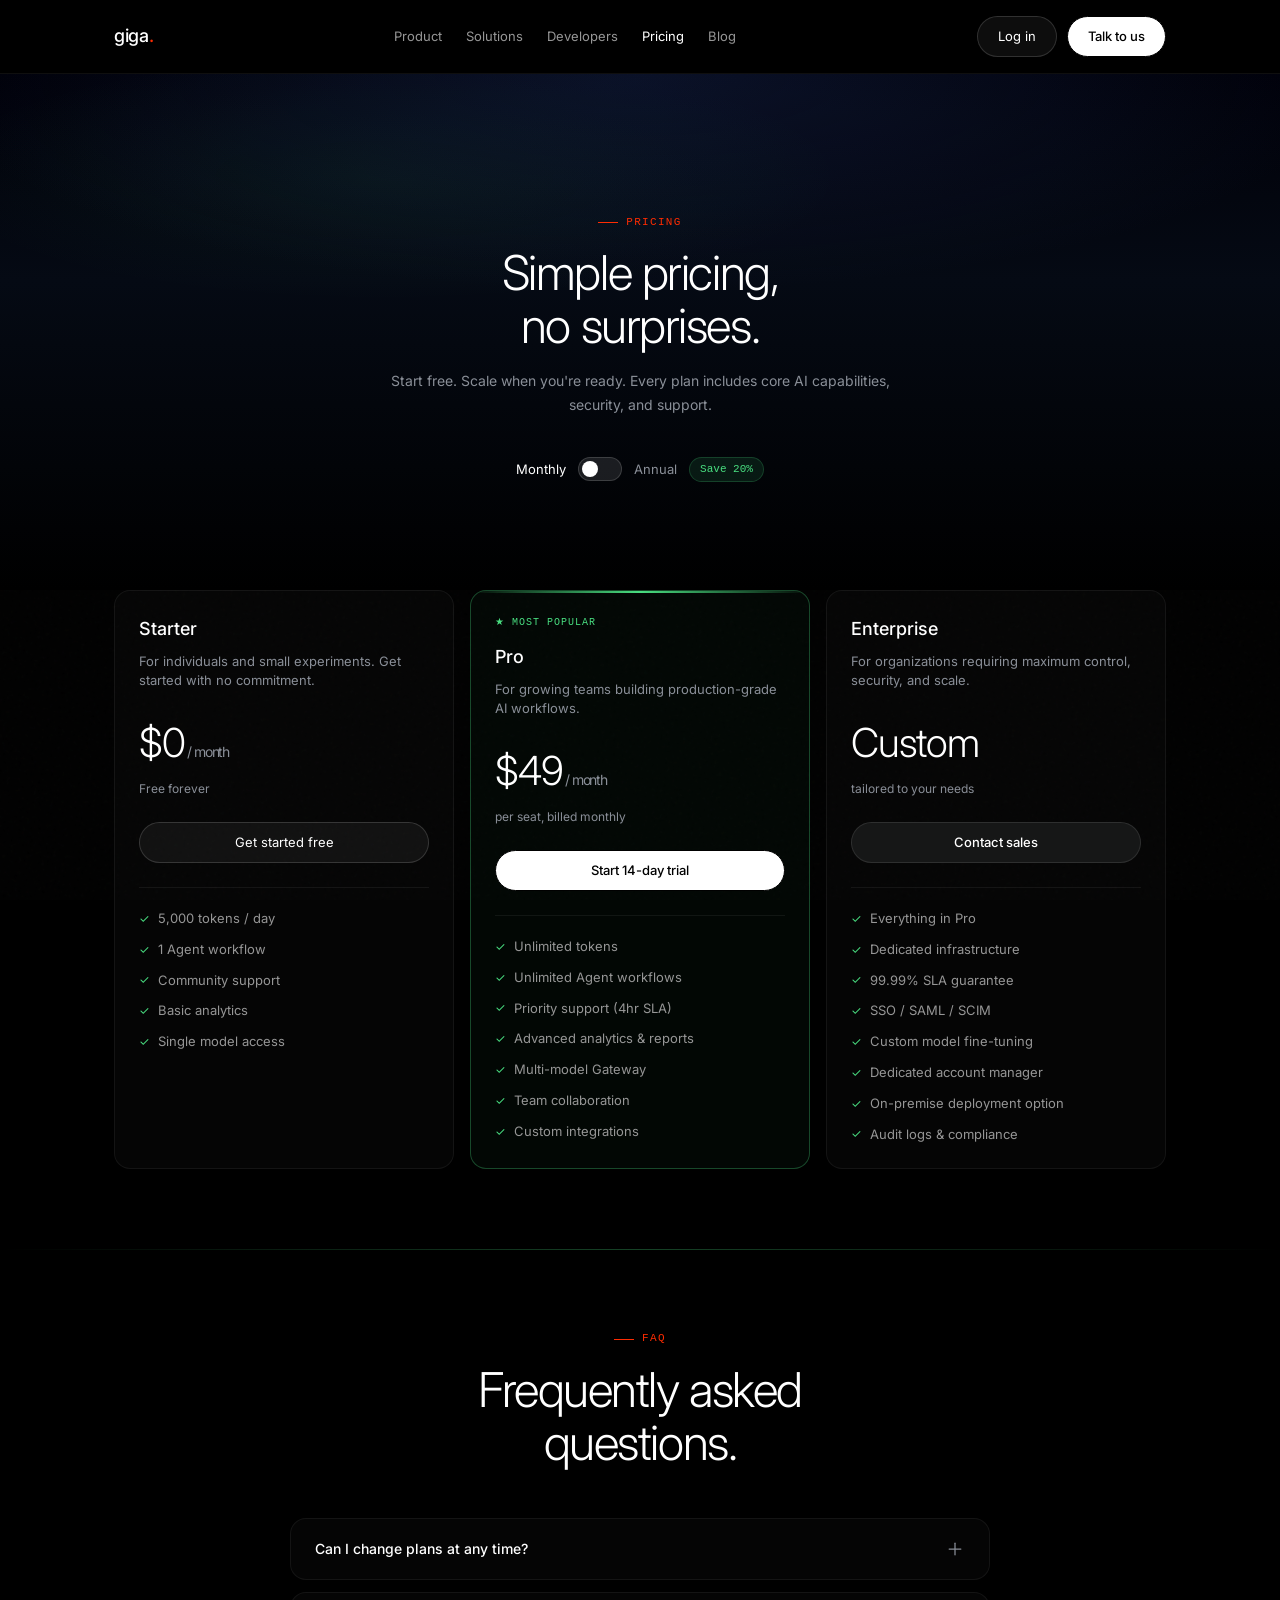
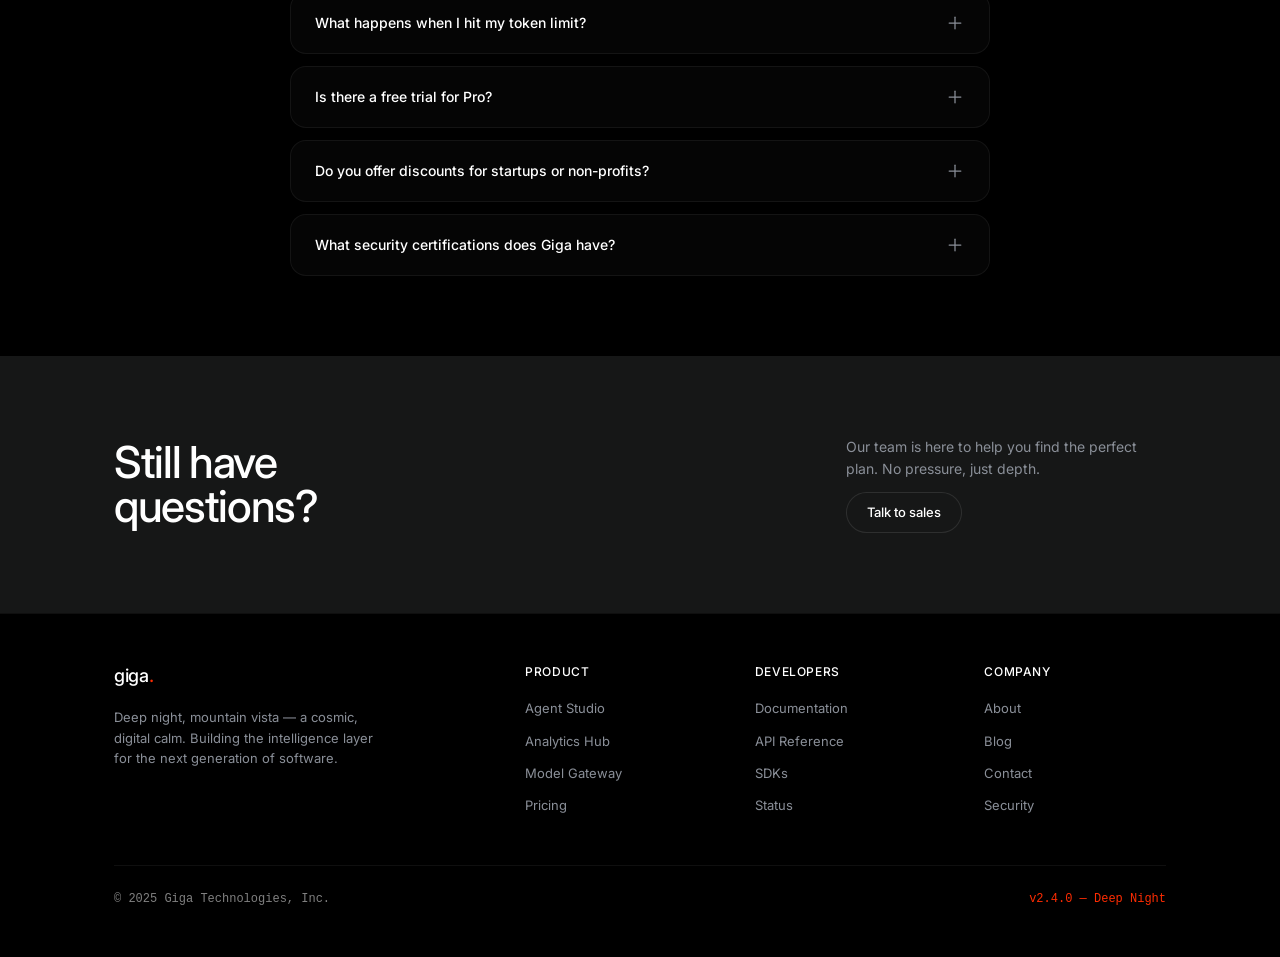
<file: pages/pricing.html>
<!doctype html>
<html lang="en">
  <head>
    <meta charset="UTF-8" />
    <meta name="viewport" content="width=device-width, initial-scale=1.0" />
    <title>Giga — Pricing</title>
    <meta name="description" content="Simple, transparent pricing for teams of all sizes. Start free, scale as you grow." />
    <link rel="preconnect" href="https://fonts.googleapis.com" />
    <link rel="preconnect" href="https://fonts.gstatic.com" crossorigin />
    <link href="https://fonts.googleapis.com/css2?family=Inter:wght@300;400;500;600&family=Inter+Display:wght@400;500&display=swap" rel="stylesheet" />
    <link rel="stylesheet" href="../css/style.css" />
    <link rel="stylesheet" href="../css/pages.css" />
    <link rel="icon" type="image/png" href="../giga-icon.png">
  </head>
  <body>
    <!-- ── NAVIGATION ── -->
    <nav>
      <div class="nav-inner">
        <a href="../index.html" class="nav-logo">giga<span>.</span></a>
        <ul class="nav-links">
          <li><a href="../index.html">Product</a></li>
          <li><a href="../index.html">Solutions</a></li>
          <li><a href="../index.html">Developers</a></li>
          <li><a href="pricing.html" style="color:var(--color-ghost)">Pricing</a></li>
          <li><a href="blog.html">Blog</a></li>
        </ul>
        <div style="display: flex; gap: 10px; align-items: center">
          <a href="login.html" class="btn-pill-ghost">Log in</a>
          <a href="contact.html" class="btn-pill-primary">Talk to us</a>
        </div>
        <button class="hamburger" id="hamburger-btn" aria-label="Open menu">
          <span></span><span></span><span></span>
        </button>
      </div>
    </nav>

    <!-- Mobile Drawer -->
    <div class="mobile-drawer" id="mobile-drawer">
      <div class="mobile-drawer-overlay" id="drawer-overlay"></div>
      <div class="mobile-drawer-panel">
        <div class="mobile-drawer-header">
          <a href="../index.html" class="nav-logo">giga<span>.</span></a>
          <button class="mobile-drawer-close" id="drawer-close" aria-label="Close menu">✕</button>
        </div>
        <ul class="mobile-drawer-links">
          <li><a href="../index.html">Product</a></li>
          <li><a href="../index.html">Solutions</a></li>
          <li><a href="../index.html">Developers</a></li>
          <li><a href="pricing.html">Pricing</a></li>
          <li><a href="blog.html">Blog</a></li>
        </ul>
        <div class="mobile-drawer-actions">
          <a href="login.html" class="btn-pill-ghost" style="width:100%;text-align:center">Log in</a>
          <a href="contact.html" class="btn-pill-primary" style="width:100%;text-align:center">Talk to us</a>
        </div>
      </div>
    </div>

    <!-- ── HERO ── -->
    <div class="page-hero">
      <div class="page-hero-bg"></div>
      <div class="container">
        <div class="section-label">Pricing</div>
        <h1 class="section-heading">Simple pricing,<br />no surprises.</h1>
        <p class="section-body">Start free. Scale when you're ready. Every plan includes core AI capabilities, security, and support.</p>

        <!-- Toggle -->
        <div class="pricing-toggle">
          <span class="pricing-toggle-label active" id="label-monthly">Monthly</span>
          <div class="pricing-toggle-track" id="pricing-toggle">
            <div class="pricing-toggle-thumb"></div>
          </div>
          <span class="pricing-toggle-label" id="label-annual">Annual</span>
          <span class="pricing-save-badge">Save 20%</span>
        </div>
      </div>
    </div>

    <!-- ── PRICING CARDS ── -->
    <section style="padding-top:0">
      <div class="container">
        <div class="pricing-grid">
          <!-- Starter -->
          <div class="pricing-card fade-up">
            <div class="pricing-card-name">Starter</div>
            <div class="pricing-card-desc">For individuals and small experiments. Get started with no commitment.</div>
            <div class="pricing-card-price" data-monthly="$0" data-annual="$0">$0<span> / month</span></div>
            <div class="pricing-card-period">Free forever</div>
            <a href="register.html" class="btn-pill-ghost">Get started free</a>
            <ul class="pricing-features">
              <li>5,000 tokens / day</li>
              <li>1 Agent workflow</li>
              <li>Community support</li>
              <li>Basic analytics</li>
              <li>Single model access</li>
            </ul>
          </div>

          <!-- Pro -->
          <div class="pricing-card featured fade-up">
            <div class="pricing-card-popular">★ Most Popular</div>
            <div class="pricing-card-name">Pro</div>
            <div class="pricing-card-desc">For growing teams building production-grade AI workflows.</div>
            <div class="pricing-card-price" data-monthly="$49" data-annual="$39">$49<span> / month</span></div>
            <div class="pricing-card-period">per seat, billed <span class="billing-cycle">monthly</span></div>
            <a href="register.html" class="btn-pill-primary">Start 14-day trial</a>
            <ul class="pricing-features">
              <li>Unlimited tokens</li>
              <li>Unlimited Agent workflows</li>
              <li>Priority support (4hr SLA)</li>
              <li>Advanced analytics & reports</li>
              <li>Multi-model Gateway</li>
              <li>Team collaboration</li>
              <li>Custom integrations</li>
            </ul>
          </div>

          <!-- Enterprise -->
          <div class="pricing-card fade-up">
            <div class="pricing-card-name">Enterprise</div>
            <div class="pricing-card-desc">For organizations requiring maximum control, security, and scale.</div>
            <div class="pricing-card-price" data-monthly="Custom" data-annual="Custom">Custom</div>
            <div class="pricing-card-period">tailored to your needs</div>
            <a href="contact.html" class="btn-pill-dark">Contact sales</a>
            <ul class="pricing-features">
              <li>Everything in Pro</li>
              <li>Dedicated infrastructure</li>
              <li>99.99% SLA guarantee</li>
              <li>SSO / SAML / SCIM</li>
              <li>Custom model fine-tuning</li>
              <li>Dedicated account manager</li>
              <li>On-premise deployment option</li>
              <li>Audit logs & compliance</li>
            </ul>
          </div>
        </div>
      </div>
    </section>

    <div class="divider-green"></div>

    <!-- ── FAQ ── -->
    <section class="faq-section">
      <div class="container">
        <div style="text-align:center">
          <div class="section-label" style="justify-content:center">FAQ</div>
          <h2 class="section-heading" style="max-width:500px;margin:0 auto var(--spacing-16)">Frequently asked<br />questions.</h2>
        </div>
        <div class="faq-grid">
          <div class="faq-item">
            <button class="faq-question">
              Can I change plans at any time?
              <svg class="faq-icon" viewBox="0 0 24 24" fill="none" stroke="currentColor" stroke-width="1.5" stroke-linecap="round"><line x1="12" y1="5" x2="12" y2="19"/><line x1="5" y1="12" x2="19" y2="12"/></svg>
            </button>
            <div class="faq-answer"><div class="faq-answer-inner">Yes! You can upgrade or downgrade your plan at any time. When upgrading, the new features are available immediately. When downgrading, changes take effect at the end of your current billing cycle.</div></div>
          </div>
          <div class="faq-item">
            <button class="faq-question">
              What happens when I hit my token limit?
              <svg class="faq-icon" viewBox="0 0 24 24" fill="none" stroke="currentColor" stroke-width="1.5" stroke-linecap="round"><line x1="12" y1="5" x2="12" y2="19"/><line x1="5" y1="12" x2="19" y2="12"/></svg>
            </button>
            <div class="faq-answer"><div class="faq-answer-inner">On the Starter plan, you'll receive a notification when approaching your daily limit. Pro and Enterprise plans include unlimited tokens, so you'll never be throttled.</div></div>
          </div>
          <div class="faq-item">
            <button class="faq-question">
              Is there a free trial for Pro?
              <svg class="faq-icon" viewBox="0 0 24 24" fill="none" stroke="currentColor" stroke-width="1.5" stroke-linecap="round"><line x1="12" y1="5" x2="12" y2="19"/><line x1="5" y1="12" x2="19" y2="12"/></svg>
            </button>
            <div class="faq-answer"><div class="faq-answer-inner">Absolutely. Every Pro plan starts with a full-featured 14-day free trial. No credit card required. If you love it, simply add your payment method to continue.</div></div>
          </div>
          <div class="faq-item">
            <button class="faq-question">
              Do you offer discounts for startups or non-profits?
              <svg class="faq-icon" viewBox="0 0 24 24" fill="none" stroke="currentColor" stroke-width="1.5" stroke-linecap="round"><line x1="12" y1="5" x2="12" y2="19"/><line x1="5" y1="12" x2="19" y2="12"/></svg>
            </button>
            <div class="faq-answer"><div class="faq-answer-inner">Yes, we offer special pricing for early-stage startups, educational institutions, and registered non-profits. Contact our sales team to learn more about eligibility and discounts.</div></div>
          </div>
          <div class="faq-item">
            <button class="faq-question">
              What security certifications does Giga have?
              <svg class="faq-icon" viewBox="0 0 24 24" fill="none" stroke="currentColor" stroke-width="1.5" stroke-linecap="round"><line x1="12" y1="5" x2="12" y2="19"/><line x1="5" y1="12" x2="19" y2="12"/></svg>
            </button>
            <div class="faq-answer"><div class="faq-answer-inner">All plans include SOC 2 Type II certification, end-to-end encryption, and RBAC. Enterprise customers additionally receive HIPAA compliance, custom data residency, and dedicated security reviews.</div></div>
          </div>
        </div>
      </div>
    </section>

    <!-- ── CTA BANNER ── -->
    <section class="cta-section">
      <div class="container">
        <div class="cta-inner">
          <h2 class="cta-heading">Still have<br />questions?</h2>
          <div style="display:flex;flex-direction:column;gap:12px;align-items:flex-start">
            <p style="font-size:14px;color:var(--color-cosmic-dust);max-width:320px;line-height:1.6">
              Our team is here to help you find the perfect plan. No pressure, just depth.
            </p>
            <a href="contact.html" class="btn-pill-dark">Talk to sales</a>
          </div>
        </div>
      </div>
    </section>

    <!-- ── FOOTER ── -->
    <footer>
      <div class="container">
        <div class="footer-inner">
          <div class="footer-brand">
            <a href="../index.html" class="nav-logo">giga<span>.</span></a>
            <p>Deep night, mountain vista — a cosmic, digital calm. Building the intelligence layer for the next generation of software.</p>
          </div>
          <div class="footer-col">
            <h4>Product</h4>
            <ul>
              <li><a href="../index.html">Agent Studio</a></li>
              <li><a href="../index.html">Analytics Hub</a></li>
              <li><a href="../index.html">Model Gateway</a></li>
              <li><a href="pricing.html">Pricing</a></li>
            </ul>
          </div>
          <div class="footer-col">
            <h4>Developers</h4>
            <ul>
              <li><a href="#">Documentation</a></li>
              <li><a href="#">API Reference</a></li>
              <li><a href="#">SDKs</a></li>
              <li><a href="#">Status</a></li>
            </ul>
          </div>
          <div class="footer-col">
            <h4>Company</h4>
            <ul>
              <li><a href="contact.html">About</a></li>
              <li><a href="blog.html">Blog</a></li>
              <li><a href="contact.html">Contact</a></li>
              <li><a href="#">Security</a></li>
            </ul>
          </div>
        </div>
        <div class="footer-bottom">
          <p>© 2025 Giga Technologies, Inc.</p>
          <p style="color: var(--color-ember-glow)">v2.4.0 — Deep Night</p>
        </div>
      </div>
    </footer>

    <!-- Scroll to Top -->
    <button class="scroll-top" id="scroll-top-btn" aria-label="Scroll to top">
      <svg viewBox="0 0 24 24" width="18" height="18" fill="none" stroke="currentColor" stroke-width="2" stroke-linecap="round"><polyline points="18 15 12 9 6 15"/></svg>
    </button>

    <script>
      // Intersection Observer
      const observer = new IntersectionObserver((entries) => {
        entries.forEach(e => { if (e.isIntersecting) e.target.classList.add("visible"); });
      }, { threshold: 0.1 });
      document.querySelectorAll(".fade-up").forEach(el => observer.observe(el));

      // Pricing Toggle
      const toggle = document.getElementById("pricing-toggle");
      const labelM = document.getElementById("label-monthly");
      const labelA = document.getElementById("label-annual");
      let isAnnual = false;

      toggle.addEventListener("click", () => {
        isAnnual = !isAnnual;
        toggle.classList.toggle("active", isAnnual);
        labelM.classList.toggle("active", !isAnnual);
        labelA.classList.toggle("active", isAnnual);
        document.querySelectorAll(".pricing-card-price").forEach(el => {
          const price = isAnnual ? el.dataset.annual : el.dataset.monthly;
          el.innerHTML = price === "Custom" ? "Custom" : price + '<span> / month</span>';
        });
        document.querySelectorAll(".billing-cycle").forEach(el => {
          el.textContent = isAnnual ? "annually" : "monthly";
        });
      });

      // FAQ Accordion
      document.querySelectorAll(".faq-question").forEach(btn => {
        btn.addEventListener("click", () => {
          const item = btn.parentElement;
          const answer = item.querySelector(".faq-answer");
          const isOpen = item.classList.contains("open");
          document.querySelectorAll(".faq-item.open").forEach(i => {
            i.classList.remove("open");
            i.querySelector(".faq-answer").style.maxHeight = null;
          });
          if (!isOpen) {
            item.classList.add("open");
            answer.style.maxHeight = answer.scrollHeight + "px";
          }
        });
      });

      // Hamburger
      const hBtn = document.getElementById("hamburger-btn");
      const drawer = document.getElementById("mobile-drawer");
      const dClose = document.getElementById("drawer-close");
      const dOverlay = document.getElementById("drawer-overlay");
      function openDrawer() { drawer.classList.add("open"); document.body.style.overflow="hidden"; }
      function closeDrawer() { drawer.classList.remove("open"); document.body.style.overflow=""; }
      hBtn.addEventListener("click", openDrawer);
      dClose.addEventListener("click", closeDrawer);
      dOverlay.addEventListener("click", closeDrawer);

      // Scroll to Top
      const stb = document.getElementById("scroll-top-btn");
      window.addEventListener("scroll", () => { stb.classList.toggle("visible", window.scrollY > 400); });
      stb.addEventListener("click", () => { window.scrollTo({ top: 0, behavior: "smooth" }); });
    </script>
  </body>
</html>
</file>
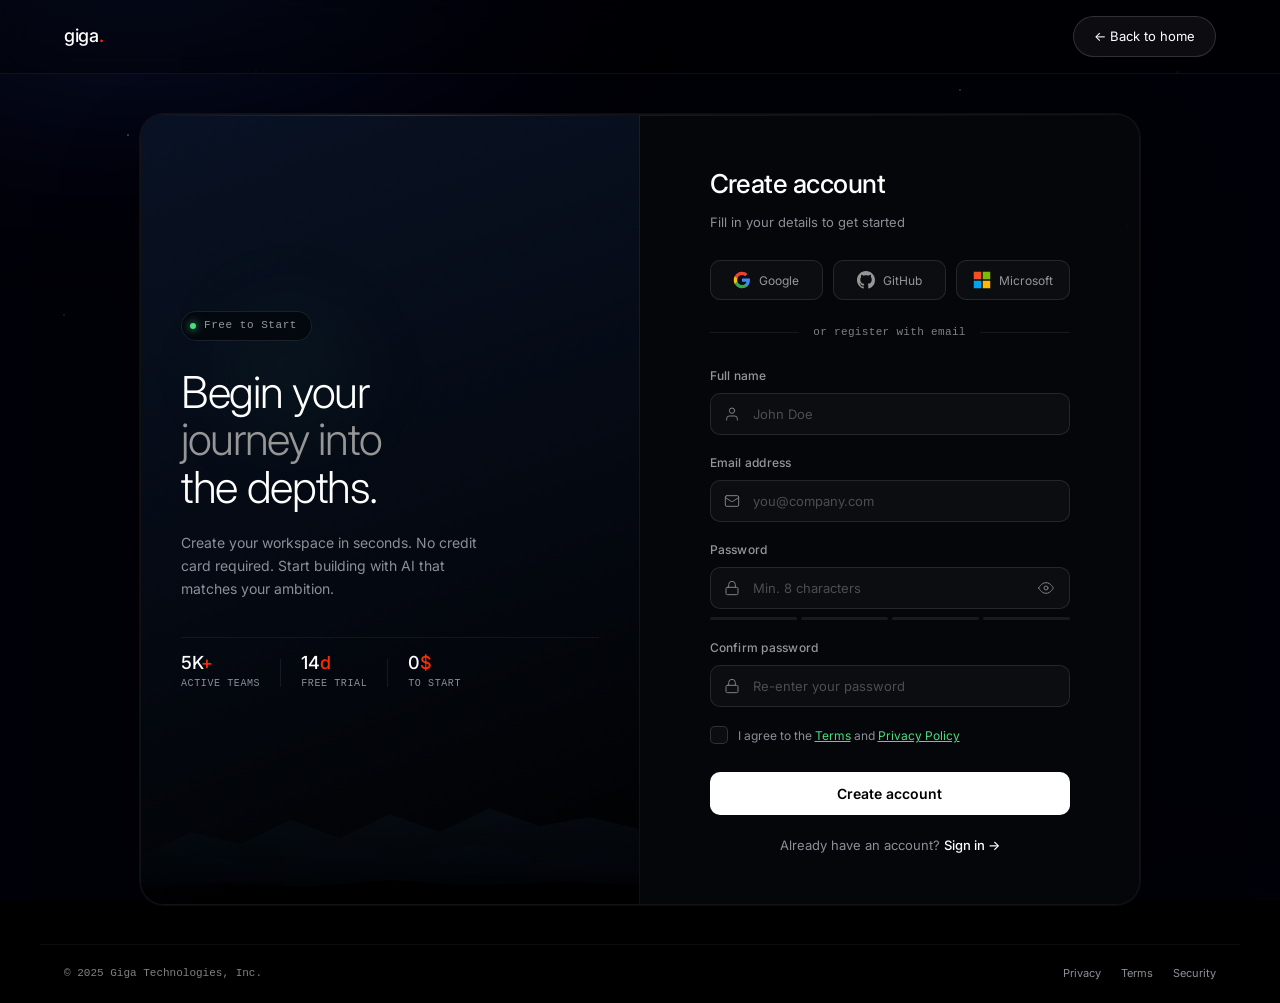
<file: pages/register.html>
<!doctype html>
<html lang="en">
  <head>
    <meta charset="UTF-8" />
    <meta name="viewport" content="width=device-width, initial-scale=1.0" />
    <title>Giga — Create Account</title>
    <meta name="description" content="Create your free Giga account. Get instant access to enterprise AI intelligence, Agent Canvas, and team workspace." />
    <link rel="preconnect" href="https://fonts.googleapis.com" />
    <link rel="preconnect" href="https://fonts.gstatic.com" crossorigin />
    <link href="https://fonts.googleapis.com/css2?family=Inter:wght@300;400;500;600&family=Inter+Display:wght@400;500&display=swap" rel="stylesheet" />
    <link rel="stylesheet" href="../css/style.css" />
    <link rel="stylesheet" href="../css/login.css" />
    <link rel="stylesheet" href="../css/pages.css" />
    <link rel="icon" type="image/png" href="../giga-icon.png">
  </head>
  <body class="login-page">

    <!-- ── AMBIENT BACKGROUND ── -->
    <div class="login-bg">
      <div class="login-aurora"></div>
      <div class="login-aurora login-aurora--secondary"></div>
      <div class="login-stars"></div>
      <div class="login-grid-overlay"></div>
    </div>

    <!-- ── NAVIGATION (minimal) ── -->
    <nav class="login-nav">
      <div class="login-nav-inner">
        <a href="../index.html" class="nav-logo">giga<span>.</span></a>
        <a href="../index.html" class="btn-pill-ghost" id="back-home-btn">← Back to home</a>
      </div>
    </nav>

    <!-- ── REGISTER CARD ── -->
    <main class="login-main">
      <div class="login-container">

        <!-- Left: Branding Panel -->
        <div class="login-branding">
          <div class="branding-content">
            <div class="branding-badge">
              <div class="branding-badge-dot"></div>
              <span>Free to Start</span>
            </div>
            <h1 class="branding-title">
              Begin your<br />
              <em>journey into</em><br />
              the depths.
            </h1>
            <p class="branding-sub">
              Create your workspace in seconds. No credit card required. Start building with AI that matches your ambition.
            </p>

            <div class="branding-stats">
              <div class="branding-stat">
                <div class="branding-stat-value">5K<span>+</span></div>
                <div class="branding-stat-label">Active Teams</div>
              </div>
              <div class="branding-stat-divider"></div>
              <div class="branding-stat">
                <div class="branding-stat-value">14<span>d</span></div>
                <div class="branding-stat-label">Free Trial</div>
              </div>
              <div class="branding-stat-divider"></div>
              <div class="branding-stat">
                <div class="branding-stat-value">0<span>$</span></div>
                <div class="branding-stat-label">To Start</div>
              </div>
            </div>
          </div>

          <!-- Decorative mountain silhouette -->
          <div class="branding-mountain">
            <svg viewBox="0 0 600 200" preserveAspectRatio="none" xmlns="http://www.w3.org/2000/svg">
              <defs>
                <linearGradient id="bmtn1r" x1="0" y1="0" x2="0" y2="1">
                  <stop offset="0%" stop-color="#0a1520" stop-opacity="0.6" />
                  <stop offset="100%" stop-color="#000000" stop-opacity="1" />
                </linearGradient>
                <linearGradient id="bmtn2r" x1="0" y1="0" x2="0" y2="1">
                  <stop offset="0%" stop-color="#050d18" stop-opacity="0.8" />
                  <stop offset="100%" stop-color="#000000" stop-opacity="1" />
                </linearGradient>
              </defs>
              <path d="M0,200 L0,120 L60,80 L120,100 L180,60 L240,90 L300,50 L360,80 L420,40 L480,70 L540,55 L600,75 L600,200 Z" fill="url(#bmtn1r)" />
              <path d="M0,200 L0,150 L80,120 L160,140 L240,110 L320,130 L400,100 L480,125 L560,115 L600,130 L600,200 Z" fill="url(#bmtn2r)" />
              <path d="M0,200 L0,175 L100,165 L200,172 L300,160 L400,170 L500,163 L600,168 L600,200 Z" fill="#000000" />
            </svg>
          </div>
        </div>

        <!-- Right: Form Panel -->
        <div class="login-form-panel register-form-panel">
          <div class="login-form-wrapper">
            <div class="login-form-header">
              <h2 class="login-form-title">Create account</h2>
              <p class="login-form-subtitle">Fill in your details to get started</p>
            </div>

            <!-- Social Signup -->
            <div class="social-login-group">
              <button type="button" class="social-btn" id="google-signup-btn">
                <svg viewBox="0 0 24 24" width="18" height="18">
                  <path d="M22.56 12.25c0-.78-.07-1.53-.2-2.25H12v4.26h5.92a5.06 5.06 0 0 1-2.2 3.32v2.77h3.57c2.08-1.92 3.28-4.74 3.28-8.1z" fill="#4285F4"/>
                  <path d="M12 23c2.97 0 5.46-.98 7.28-2.66l-3.57-2.77c-.98.66-2.23 1.06-3.71 1.06-2.86 0-5.29-1.93-6.16-4.53H2.18v2.84C3.99 20.53 7.7 23 12 23z" fill="#34A853"/>
                  <path d="M5.84 14.09c-.22-.66-.35-1.36-.35-2.09s.13-1.43.35-2.09V7.07H2.18A10.96 10.96 0 0 0 1 12c0 1.77.42 3.45 1.18 4.93l2.85-2.22.81-.62z" fill="#FBBC05"/>
                  <path d="M12 5.38c1.62 0 3.06.56 4.21 1.64l3.15-3.15C17.45 2.09 14.97 1 12 1 7.7 1 3.99 3.47 2.18 7.07l3.66 2.84c.87-2.6 3.3-4.53 6.16-4.53z" fill="#EA4335"/>
                </svg>
                <span>Google</span>
              </button>
              <button type="button" class="social-btn" id="github-signup-btn">
                <svg viewBox="0 0 24 24" width="18" height="18" fill="currentColor">
                  <path d="M12 0C5.37 0 0 5.37 0 12c0 5.31 3.435 9.795 8.205 11.385.6.105.825-.255.825-.57 0-.285-.015-1.23-.015-2.235-3.015.555-3.795-.735-4.035-1.41-.135-.345-.72-1.41-1.23-1.695-.42-.225-1.02-.78-.015-.795.945-.015 1.62.87 1.845 1.23 1.08 1.815 2.805 1.305 3.495.99.105-.78.42-1.305.765-1.605-2.67-.3-5.46-1.335-5.46-5.925 0-1.305.465-2.385 1.23-3.225-.12-.3-.54-1.53.12-3.18 0 0 1.005-.315 3.3 1.23.96-.27 1.98-.405 3-.405s2.04.135 3 .405c2.295-1.56 3.3-1.23 3.3-1.23.66 1.65.24 2.88.12 3.18.765.84 1.23 1.905 1.23 3.225 0 4.605-2.805 5.625-5.475 5.925.435.375.81 1.095.81 2.22 0 1.605-.015 2.895-.015 3.3 0 .315.225.69.825.57A12.02 12.02 0 0 0 24 12c0-6.63-5.37-12-12-12z"/>
                </svg>
                <span>GitHub</span>
              </button>
              <button type="button" class="social-btn" id="microsoft-signup-btn">
                <svg viewBox="0 0 24 24" width="18" height="18">
                  <rect x="1" y="1" width="10" height="10" fill="#F25022"/>
                  <rect x="13" y="1" width="10" height="10" fill="#7FBA00"/>
                  <rect x="1" y="13" width="10" height="10" fill="#00A4EF"/>
                  <rect x="13" y="13" width="10" height="10" fill="#FFB900"/>
                </svg>
                <span>Microsoft</span>
              </button>
            </div>

            <!-- Divider -->
            <div class="login-divider">
              <div class="login-divider-line"></div>
              <span class="login-divider-text">or register with email</span>
              <div class="login-divider-line"></div>
            </div>

            <!-- Register Form -->
            <form id="register-form" novalidate>
              <div class="form-group">
                <label for="fullname" class="form-label">Full name</label>
                <div class="input-wrapper">
                  <svg class="input-icon" viewBox="0 0 24 24" width="16" height="16" fill="none" stroke="currentColor" stroke-width="1.5" stroke-linecap="round" stroke-linejoin="round">
                    <path d="M20 21v-2a4 4 0 0 0-4-4H8a4 4 0 0 0-4 4v2"/><circle cx="12" cy="7" r="4"/>
                  </svg>
                  <input type="text" id="fullname" name="fullname" placeholder="John Doe" autocomplete="name" required />
                </div>
                <div class="form-error" id="name-error"></div>
              </div>

              <div class="form-group">
                <label for="reg-email" class="form-label">Email address</label>
                <div class="input-wrapper">
                  <svg class="input-icon" viewBox="0 0 24 24" width="16" height="16" fill="none" stroke="currentColor" stroke-width="1.5" stroke-linecap="round" stroke-linejoin="round">
                    <rect x="2" y="4" width="20" height="16" rx="2"/><path d="m22 7-8.97 5.7a1.94 1.94 0 0 1-2.06 0L2 7"/>
                  </svg>
                  <input type="email" id="reg-email" name="email" placeholder="you@company.com" autocomplete="email" required />
                </div>
                <div class="form-error" id="reg-email-error"></div>
              </div>

              <div class="form-group">
                <label for="reg-password" class="form-label">Password</label>
                <div class="input-wrapper">
                  <svg class="input-icon" viewBox="0 0 24 24" width="16" height="16" fill="none" stroke="currentColor" stroke-width="1.5" stroke-linecap="round" stroke-linejoin="round">
                    <rect x="3" y="11" width="18" height="11" rx="2" ry="2"/><path d="M7 11V7a5 5 0 0 1 10 0v4"/>
                  </svg>
                  <input type="password" id="reg-password" name="password" placeholder="Min. 8 characters" autocomplete="new-password" required />
                  <button type="button" class="toggle-password" id="toggle-pass-btn" aria-label="Toggle password visibility">
                    <svg class="eye-open" viewBox="0 0 24 24" width="16" height="16" fill="none" stroke="currentColor" stroke-width="1.5" stroke-linecap="round" stroke-linejoin="round">
                      <path d="M1 12s4-8 11-8 11 8 11 8-4 8-11 8-11-8-11-8z"/><circle cx="12" cy="12" r="3"/>
                    </svg>
                    <svg class="eye-closed" viewBox="0 0 24 24" width="16" height="16" fill="none" stroke="currentColor" stroke-width="1.5" stroke-linecap="round" stroke-linejoin="round" style="display:none">
                      <path d="M17.94 17.94A10.07 10.07 0 0 1 12 20c-7 0-11-8-11-8a18.45 18.45 0 0 1 5.06-5.94M9.9 4.24A9.12 9.12 0 0 1 12 4c7 0 11 8 11 8a18.5 18.5 0 0 1-2.16 3.19m-6.72-1.07a3 3 0 1 1-4.24-4.24"/>
                      <line x1="1" y1="1" x2="23" y2="23"/>
                    </svg>
                  </button>
                </div>
                <div class="password-strength" id="password-strength">
                  <div class="password-strength-bar" id="str-1"></div>
                  <div class="password-strength-bar" id="str-2"></div>
                  <div class="password-strength-bar" id="str-3"></div>
                  <div class="password-strength-bar" id="str-4"></div>
                </div>
                <div class="password-strength-text" id="strength-text"></div>
                <div class="form-error" id="reg-pass-error"></div>
              </div>

              <div class="form-group">
                <label for="reg-confirm" class="form-label">Confirm password</label>
                <div class="input-wrapper">
                  <svg class="input-icon" viewBox="0 0 24 24" width="16" height="16" fill="none" stroke="currentColor" stroke-width="1.5" stroke-linecap="round" stroke-linejoin="round">
                    <rect x="3" y="11" width="18" height="11" rx="2" ry="2"/><path d="M7 11V7a5 5 0 0 1 10 0v4"/>
                  </svg>
                  <input type="password" id="reg-confirm" name="confirm" placeholder="Re-enter your password" autocomplete="new-password" required />
                </div>
                <div class="form-error" id="reg-confirm-error"></div>
              </div>

              <div class="form-group-inline">
                <label class="custom-checkbox" for="agree-terms">
                  <input type="checkbox" id="agree-terms" name="terms" required />
                  <span class="checkbox-mark">
                    <svg viewBox="0 0 24 24" width="12" height="12" fill="none" stroke="currentColor" stroke-width="3" stroke-linecap="round" stroke-linejoin="round"><polyline points="20 6 9 17 4 12"/></svg>
                  </span>
                  <span class="checkbox-label">I agree to the <a href="#" style="color:var(--color-growth-green)">Terms</a> and <a href="#" style="color:var(--color-growth-green)">Privacy Policy</a></span>
                </label>
              </div>

              <button type="submit" class="login-submit-btn" id="register-submit-btn">
                <span class="btn-text">Create account</span>
                <span class="btn-loader" style="display:none">
                  <span class="loader-dot"></span>
                  <span class="loader-dot"></span>
                  <span class="loader-dot"></span>
                </span>
              </button>
            </form>

            <!-- Success Toast -->
            <div class="login-toast" id="register-toast" style="display:none">
              <div class="toast-icon">
                <svg viewBox="0 0 24 24" width="18" height="18" fill="none" stroke="#49de80" stroke-width="2" stroke-linecap="round" stroke-linejoin="round">
                  <path d="M22 11.08V12a10 10 0 1 1-5.93-9.14"/><polyline points="22 4 12 14.01 9 11.01"/>
                </svg>
              </div>
              <span class="toast-text">Account created! Redirecting…</span>
            </div>

            <!-- Login Link -->
            <div class="login-footer-text">
              Already have an account? <a href="login.html" class="form-link-accent" id="login-link">Sign in →</a>
            </div>
          </div>
        </div>
      </div>
    </main>

    <!-- ── FOOTER MINI ── -->
    <footer class="login-footer">
      <p>© 2025 Giga Technologies, Inc.</p>
      <div class="login-footer-links">
        <a href="#">Privacy</a>
        <a href="#">Terms</a>
        <a href="#">Security</a>
      </div>
    </footer>

    <script>
      // Toggle Password
      const toggleBtn = document.getElementById('toggle-pass-btn');
      const passInput = document.getElementById('reg-password');
      const eyeOpen = toggleBtn.querySelector('.eye-open');
      const eyeClosed = toggleBtn.querySelector('.eye-closed');
      toggleBtn.addEventListener('click', () => {
        const isPass = passInput.type === 'password';
        passInput.type = isPass ? 'text' : 'password';
        eyeOpen.style.display = isPass ? 'none' : 'block';
        eyeClosed.style.display = isPass ? 'block' : 'none';
      });

      // Password Strength
      passInput.addEventListener('input', () => {
        const val = passInput.value;
        let score = 0;
        if (val.length >= 8) score++;
        if (/[A-Z]/.test(val)) score++;
        if (/[0-9]/.test(val)) score++;
        if (/[^A-Za-z0-9]/.test(val)) score++;
        const labels = ['', 'Weak', 'Fair', 'Good', 'Strong'];
        const classes = ['', 'weak', 'medium', 'medium', 'strong'];
        for (let i = 1; i <= 4; i++) {
          const bar = document.getElementById('str-' + i);
          bar.className = 'password-strength-bar';
          if (i <= score) bar.classList.add(classes[score]);
        }
        document.getElementById('strength-text').textContent = val.length > 0 ? labels[score] : '';
      });

      // Form Validation
      const form = document.getElementById('register-form');
      const submitBtn = document.getElementById('register-submit-btn');
      const btnText = submitBtn.querySelector('.btn-text');
      const btnLoader = submitBtn.querySelector('.btn-loader');
      const toast = document.getElementById('register-toast');

      function showErr(id, msg) { const el = document.getElementById(id); el.textContent = msg; el.style.display = 'block'; }
      function clearErr(id) { const el = document.getElementById(id); el.textContent = ''; el.style.display = 'none'; }

      form.addEventListener('submit', async (e) => {
        e.preventDefault();
        let valid = true;
        const name = document.getElementById('fullname').value.trim();
        const email = document.getElementById('reg-email').value.trim();
        const pass = document.getElementById('reg-password').value;
        const confirm = document.getElementById('reg-confirm').value;
        const terms = document.getElementById('agree-terms').checked;

        clearErr('name-error'); clearErr('reg-email-error'); clearErr('reg-pass-error'); clearErr('reg-confirm-error');

        if (!name) { showErr('name-error', 'Name is required'); valid = false; }
        if (!email) { showErr('reg-email-error', 'Email is required'); valid = false; }
        else if (!/^[^\s@]+@[^\s@]+\.[^\s@]+$/.test(email)) { showErr('reg-email-error', 'Enter a valid email'); valid = false; }
        if (!pass) { showErr('reg-pass-error', 'Password is required'); valid = false; }
        else if (pass.length < 8) { showErr('reg-pass-error', 'Must be at least 8 characters'); valid = false; }
        if (pass !== confirm) { showErr('reg-confirm-error', 'Passwords do not match'); valid = false; }
        if (!terms) { alert('Please agree to the Terms and Privacy Policy'); valid = false; }

        if (!valid) return;
        submitBtn.disabled = true;
        btnText.style.display = 'none';
        btnLoader.style.display = 'flex';
        await new Promise(r => setTimeout(r, 1800));
        btnLoader.style.display = 'none';
        btnText.style.display = 'inline';
        submitBtn.disabled = false;
        toast.style.display = 'flex';
        toast.classList.add('toast-enter');
        setTimeout(() => { window.location.href = 'login.html'; }, 1500);
      });

      // Focus glow
      document.querySelectorAll('.input-wrapper input').forEach(input => {
        input.addEventListener('focus', () => input.parentElement.classList.add('focused'));
        input.addEventListener('blur', () => input.parentElement.classList.remove('focused'));
      });

      // Parallax
      const branding = document.querySelector('.login-branding');
      if (branding && window.innerWidth > 900) {
        document.addEventListener('mousemove', (e) => {
          const x = (e.clientX / window.innerWidth - 0.5) * 8;
          const y = (e.clientY / window.innerHeight - 0.5) * 8;
          branding.style.setProperty('--mouse-x', x + 'px');
          branding.style.setProperty('--mouse-y', y + 'px');
        });
      }
    </script>
  </body>
</html>
</file>
<file: css/style.css>
:root {
  /* Colors */
  --color-obsidian: #000000;
  --color-ghost: #ffffff;
  --color-graphite: #cccccc;
  --color-shadow: #4d4d4d;
  --color-pebble-gray: #969696;
  --color-night-sky: #161717;
  --color-steel-gray: #808080;
  --color-cosmic-dust: #8a8f98;
  --color-ember-glow: #fe2c02;
  --color-growth-green: #49de80;
  --gradient-subtle-violet: linear-gradient(
    90deg,
    rgb(255, 154, 234) -10%,
    rgb(255, 255, 255) 28%
  );
  --gradient-soft-mint: linear-gradient(
    90deg,
    rgb(195, 234, 202) 0%,
    rgb(255, 255, 255) 74.87%
  );
  --gradient-sky-blue: linear-gradient(
    90deg,
    rgb(136, 187, 245) 0%,
    rgb(255, 255, 255) 30%
  );

  /* Typography */
  --font-inter: "Inter", ui-sans-serif, system-ui, -apple-system, sans-serif;
  --font-inter-display: "Inter Display", ui-sans-serif, system-ui, sans-serif;
  --font-mono: ui-monospace, SFMono-Regular, Menlo, Monaco, Consolas, monospace;

  /* Type Scale */
  --text-body: 14px;
  --text-heading: 22px;
  --text-heading-lg: 30px;
  --text-display: 48px;

  /* Spacing */
  --spacing-4: 4px;
  --spacing-8: 8px;
  --spacing-10: 10px;
  --spacing-12: 12px;
  --spacing-14: 14px;
  --spacing-16: 16px;
  --spacing-20: 20px;
  --spacing-24: 24px;
  --spacing-40: 40px;
  --spacing-48: 48px;
  --spacing-60: 60px;

  /* Layout */
  --section-gap: 48px;
  --card-padding: 24px;
  --element-gap: 10px;

  /* Radii */
  --radius-cards: 16px;
  --radius-buttons: 1000px;
  --radius-default: 10px;

  /* Shadows */
  --shadow-xl:
    rgba(0, 0, 0, 0.7) 0px 12px 32px -16px,
    rgba(0, 0, 0, 0.7) 0px 12px 60px 0px,
    rgba(255, 255, 255, 0.15) 0px 0px 0px 1px;

  /* Surfaces */
  --surface-deep-space: #000000;
  --surface-whisper-card: rgba(0, 0, 0, 0.2);
  --surface-ghost-panel: rgba(0, 0, 0, 0.02);
}

*,
*::before,
*::after {
  box-sizing: border-box;
  margin: 0;
  padding: 0;
}

html {
  scroll-behavior: smooth;
}

body {
  background: var(--surface-deep-space);
  color: var(--color-ghost);
  font-family: var(--font-inter);
  font-size: var(--text-body);
  line-height: 1.6;
  overflow-x: hidden;
}

/* ── NOISE TEXTURE OVERLAY ── */
body::before {
  content: "";
  position: fixed;
  inset: 0;
  background-image: url("data:image/svg+xml,%3Csvg viewBox='0 0 256 256' xmlns='http://www.w3.org/2000/svg'%3E%3Cfilter id='noise'%3E%3CfeTurbulence type='fractalNoise' baseFrequency='0.9' numOctaves='4' stitchTiles='stitch'/%3E%3C/filter%3E%3Crect width='100%25' height='100%25' filter='url(%23noise)' opacity='0.04'/%3E%3C/svg%3E");
  pointer-events: none;
  z-index: 0;
  opacity: 0.5;
}

/* ── CONTAINER ── */
.container {
  max-width: 1100px;
  margin: 0 auto;
  padding: 0 var(--spacing-24);
  position: relative;
  z-index: 1;
}

/* ── NAVIGATION ── */
nav {
  position: sticky;
  top: 0;
  z-index: 100;
  border-bottom: 1px solid rgba(255, 255, 255, 0.06);
  backdrop-filter: blur(20px);
  -webkit-backdrop-filter: blur(20px);
  background: rgba(0, 0, 0, 0.7);
}

.nav-inner {
  max-width: 1100px;
  margin: 0 auto;
  padding: var(--spacing-16) var(--spacing-24);
  display: flex;
  align-items: center;
  justify-content: space-between;
  gap: var(--spacing-24);
}

.nav-logo {
  font-family: var(--font-inter);
  font-size: 18px;
  font-weight: 500;
  color: var(--color-ghost);
  letter-spacing: -0.02em;
  text-decoration: none;
}

.nav-logo span {
  color: var(--color-ember-glow);
}

.nav-links {
  display: flex;
  align-items: center;
  gap: var(--spacing-24);
  list-style: none;
}

.nav-links a {
  font-size: 13px;
  font-weight: 400;
  color: var(--color-pebble-gray);
  text-decoration: none;
  transition: color 0.2s;
}

.nav-links a:hover {
  color: var(--color-ghost);
}

.btn-pill-ghost {
  background: rgba(255, 255, 255, 0.05);
  color: var(--color-ghost);
  border: 1px solid rgba(255, 255, 255, 0.15);
  padding: var(--spacing-9, 9px) var(--spacing-20);
  border-radius: var(--radius-buttons);
  font-size: 13px;
  font-weight: 400;
  font-family: var(--font-inter);
  cursor: pointer;
  text-decoration: none;
  transition:
    background 0.2s,
    border-color 0.2s;
  white-space: nowrap;
}

.btn-pill-ghost:hover {
  background: rgba(255, 255, 255, 0.1);
  border-color: rgba(255, 255, 255, 0.25);
}

.btn-pill-primary {
  background: var(--color-ghost);
  color: var(--color-obsidian);
  border: 1px solid var(--color-obsidian);
  padding: 9px var(--spacing-20);
  border-radius: var(--radius-buttons);
  font-size: 13px;
  font-weight: 500;
  font-family: var(--font-inter);
  cursor: pointer;
  text-decoration: none;
  transition: opacity 0.2s;
  white-space: nowrap;
}

.btn-pill-primary:hover {
  opacity: 0.85;
}

.btn-pill-dark {
  background: var(--color-night-sky);
  color: var(--color-ghost);
  border: 1px solid rgba(255, 255, 255, 0.1);
  padding: 9px var(--spacing-20);
  border-radius: var(--radius-buttons);
  font-size: 13px;
  font-weight: 500;
  font-family: var(--font-inter);
  cursor: pointer;
  text-decoration: none;
  transition: opacity 0.2s;
  white-space: nowrap;
  display: inline-block;
}

.btn-pill-dark:hover {
  opacity: 0.75;
}

/* ── HERO ── */
.hero {
  position: relative;
  min-height: 92vh;
  display: flex;
  flex-direction: column;
  justify-content: flex-end;
  overflow: hidden;
}

.hero-bg {
  position: absolute;
  inset: 0;
  z-index: 0;
}

/* Simulated mountain landscape with CSS */
.hero-bg::before {
  content: "";
  position: absolute;
  inset: 0;
  background:
    radial-gradient(ellipse 120% 60% at 50% 100%, #0d1117 0%, transparent 60%),
    radial-gradient(ellipse 80% 50% at 20% 85%, #0a0e14 0%, transparent 50%),
    radial-gradient(ellipse 60% 40% at 80% 90%, #0c1018 0%, transparent 50%),
    linear-gradient(
      to bottom,
      #000008 0%,
      #050a14 30%,
      #0a1020 55%,
      #0d1525 70%,
      #000000 100%
    );
}

/* Stars */
.hero-bg::after {
  content: "";
  position: absolute;
  inset: 0;
  background-image:
    radial-gradient(
      1px 1px at 15% 12%,
      rgba(255, 255, 255, 0.8) 0%,
      transparent 100%
    ),
    radial-gradient(
      1px 1px at 25% 8%,
      rgba(255, 255, 255, 0.6) 0%,
      transparent 100%
    ),
    radial-gradient(
      1.5px 1.5px at 38% 18%,
      rgba(255, 255, 255, 0.7) 0%,
      transparent 100%
    ),
    radial-gradient(
      1px 1px at 52% 5%,
      rgba(255, 255, 255, 0.5) 0%,
      transparent 100%
    ),
    radial-gradient(
      1px 1px at 67% 14%,
      rgba(255, 255, 255, 0.9) 0%,
      transparent 100%
    ),
    radial-gradient(
      1.5px 1.5px at 78% 9%,
      rgba(255, 255, 255, 0.6) 0%,
      transparent 100%
    ),
    radial-gradient(
      1px 1px at 88% 22%,
      rgba(255, 255, 255, 0.7) 0%,
      transparent 100%
    ),
    radial-gradient(
      1px 1px at 8% 30%,
      rgba(255, 255, 255, 0.4) 0%,
      transparent 100%
    ),
    radial-gradient(
      1px 1px at 93% 6%,
      rgba(255, 255, 255, 0.8) 0%,
      transparent 100%
    ),
    radial-gradient(
      1px 1px at 44% 28%,
      rgba(255, 255, 255, 0.5) 0%,
      transparent 100%
    ),
    radial-gradient(
      1px 1px at 60% 35%,
      rgba(255, 255, 255, 0.3) 0%,
      transparent 100%
    ),
    radial-gradient(
      2px 2px at 30% 3%,
      rgba(255, 255, 255, 0.4) 0%,
      transparent 100%
    ),
    radial-gradient(
      1px 1px at 72% 26%,
      rgba(255, 255, 255, 0.6) 0%,
      transparent 100%
    ),
    radial-gradient(
      1px 1px at 85% 40%,
      rgba(255, 255, 255, 0.3) 0%,
      transparent 100%
    ),
    radial-gradient(
      1px 1px at 5% 50%,
      rgba(255, 255, 255, 0.2) 0%,
      transparent 100%
    ),
    radial-gradient(
      1px 1px at 20% 42%,
      rgba(255, 255, 255, 0.4) 0%,
      transparent 100%
    ),
    radial-gradient(
      1px 1px at 48% 38%,
      rgba(255, 255, 255, 0.3) 0%,
      transparent 100%
    );
}

/* Mountain silhouette shapes */
.mountain-layer {
  position: absolute;
  bottom: 0;
  left: 0;
  right: 0;
  height: 60%;
}

.mountain-layer svg {
  width: 100%;
  height: 100%;
  display: block;
}

/* Subtle aurora at top */
.aurora {
  position: absolute;
  top: 0;
  left: 0;
  right: 0;
  height: 35%;
  background: radial-gradient(
    ellipse 80% 100% at 50% -10%,
    rgba(30, 50, 100, 0.4) 0%,
    transparent 70%
  );
  pointer-events: none;
}

.hero-content {
  position: relative;
  z-index: 2;
  padding: 0 var(--spacing-24) var(--spacing-60);
  max-width: 1100px;
  margin: 0 auto;
  width: 100%;
}

.hero-badge {
  display: inline-flex;
  align-items: center;
  gap: var(--spacing-8);
  background: rgba(0, 0, 0, 0.5);
  border: 1px solid rgba(255, 255, 255, 0.12);
  border-radius: 9999px;
  padding: 5px 14px 5px 8px;
  margin-bottom: var(--spacing-24);
  backdrop-filter: blur(10px);
}

.hero-badge-dot {
  width: 6px;
  height: 6px;
  border-radius: 50%;
  background: var(--color-growth-green);
  box-shadow: 0 0 6px var(--color-growth-green);
  animation: pulse-dot 2s ease-in-out infinite;
}

@keyframes pulse-dot {
  0%,
  100% {
    opacity: 1;
  }
  50% {
    opacity: 0.4;
  }
}

.hero-badge span {
  font-size: 11px;
  color: var(--color-pebble-gray);
  font-family: var(--font-mono);
  letter-spacing: 0.05em;
}

.hero-title {
  font-family: var(--font-inter);
  font-size: clamp(40px, 7vw, 80px);
  font-weight: 300;
  line-height: 1.05;
  letter-spacing: -0.03em;
  color: var(--color-ghost);
  margin-bottom: var(--spacing-24);
  max-width: 700px;
}

.hero-title em {
  font-style: normal;
  color: var(--color-pebble-gray);
}

.hero-sub {
  font-size: 15px;
  color: var(--color-cosmic-dust);
  max-width: 420px;
  line-height: 1.6;
  margin-bottom: var(--spacing-40);
}

.hero-actions {
  display: flex;
  align-items: center;
  gap: var(--spacing-12);
  flex-wrap: wrap;
}

.hero-actions .btn-pill-primary {
  font-size: 14px;
  padding: 11px 24px;
}

.hero-actions .btn-pill-ghost {
  font-size: 14px;
  padding: 11px 24px;
}

/* ── TICKER / MARQUEE ── */
.ticker-wrap {
  border-top: 1px solid rgba(255, 255, 255, 0.06);
  border-bottom: 1px solid rgba(255, 255, 255, 0.06);
  overflow: hidden;
  background: rgba(0, 0, 0, 0.4);
  position: relative;
  z-index: 2;
}

.ticker {
  display: flex;
  white-space: nowrap;
  animation: ticker-scroll 30s linear infinite;
  padding: var(--spacing-12) 0;
}

.ticker-item {
  display: inline-flex;
  align-items: center;
  gap: var(--spacing-20);
  padding: 0 var(--spacing-40);
  font-size: 11px;
  color: var(--color-steel-gray);
  font-family: var(--font-mono);
  letter-spacing: 0.07em;
  text-transform: uppercase;
}

.ticker-item::after {
  content: "·";
  color: var(--color-ember-glow);
}

@keyframes ticker-scroll {
  from {
    transform: translateX(0);
  }
  to {
    transform: translateX(-50%);
  }
}

/* ── SECTION BASE ── */
section {
  padding: 80px 0;
  position: relative;
  z-index: 1;
}

.section-label {
  font-size: 11px;
  font-family: var(--font-mono);
  letter-spacing: 0.12em;
  text-transform: uppercase;
  color: var(--color-ember-glow);
  margin-bottom: var(--spacing-16);
  display: flex;
  align-items: center;
  gap: var(--spacing-8);
}

.section-label::before {
  content: "";
  display: block;
  width: 20px;
  height: 1px;
  background: var(--color-ember-glow);
}

.section-heading {
  font-family: var(--font-inter);
  font-size: clamp(28px, 4vw, var(--text-display));
  font-weight: 300;
  letter-spacing: -0.03em;
  line-height: 1.1;
  color: var(--color-ghost);
  margin-bottom: var(--spacing-16);
}

.section-body {
  font-size: var(--text-body);
  color: var(--color-cosmic-dust);
  line-height: 1.7;
  max-width: 480px;
}

/* ── FEATURES GRID ── */
.features-section {
  background: var(--surface-deep-space);
}

.features-header {
  margin-bottom: var(--spacing-48);
}

.features-grid {
  display: grid;
  grid-template-columns: repeat(3, 1fr);
  gap: var(--spacing-16);
}

.feature-card {
  background: rgba(255, 255, 255, 0.02);
  border: 1px solid rgba(255, 255, 255, 0.06);
  border-radius: var(--radius-cards);
  padding: var(--spacing-24);
  transition:
    border-color 0.3s,
    background 0.3s;
  position: relative;
  overflow: hidden;
}

.feature-card::before {
  content: "";
  position: absolute;
  top: 0;
  left: 0;
  right: 0;
  height: 1px;
  background: linear-gradient(
    90deg,
    transparent,
    rgba(255, 255, 255, 0.1),
    transparent
  );
  opacity: 0;
  transition: opacity 0.3s;
}

.feature-card:hover {
  border-color: rgba(255, 255, 255, 0.12);
  background: rgba(255, 255, 255, 0.04);
}

.feature-card:hover::before {
  opacity: 1;
}

.feature-icon {
  width: 36px;
  height: 36px;
  border: 1px solid rgba(255, 255, 255, 0.15);
  border-radius: 9999px;
  display: flex;
  align-items: center;
  justify-content: center;
  margin-bottom: var(--spacing-16);
}

.feature-icon svg {
  width: 16px;
  height: 16px;
  stroke: var(--color-ghost);
  fill: none;
  stroke-width: 1.5;
  stroke-linecap: round;
  stroke-linejoin: round;
}

.feature-title {
  font-family: var(--font-inter);
  font-size: 15px;
  font-weight: 500;
  color: var(--color-ghost);
  margin-bottom: var(--spacing-8);
  line-height: 1.3;
}

.feature-desc {
  font-size: 13px;
  color: var(--color-pebble-gray);
  line-height: 1.6;
}

.feature-card-accent {
  margin-top: var(--spacing-16);
  padding-top: var(--spacing-16);
  border-top: 1px solid rgba(255, 255, 255, 0.06);
  font-size: 11px;
  font-family: var(--font-mono);
  color: var(--color-growth-green);
  letter-spacing: 0.05em;
}

/* ── PRODUCT SHOWCASE ── */
.showcase-section {
  background: linear-gradient(180deg, #000000 0%, #050810 50%, #000000 100%);
}

.showcase-inner {
  display: grid;
  grid-template-columns: 1fr 1fr;
  gap: 60px;
  align-items: center;
}

.showcase-visual {
  position: relative;
}

.showcase-screen {
  background: var(--color-night-sky);
  border: 1px solid rgba(255, 255, 255, 0.1);
  border-radius: var(--radius-cards);
  padding: var(--spacing-24);
  box-shadow: var(--shadow-xl);
  position: relative;
  overflow: hidden;
}

.showcase-screen::before {
  content: "";
  position: absolute;
  top: 0;
  left: 0;
  right: 0;
  height: 1px;
  background: linear-gradient(
    90deg,
    transparent,
    rgba(255, 255, 255, 0.2),
    transparent
  );
}

.screen-topbar {
  display: flex;
  align-items: center;
  gap: var(--spacing-8);
  margin-bottom: var(--spacing-20);
}

.screen-dot {
  width: 8px;
  height: 8px;
  border-radius: 50%;
}

.screen-dot.red {
  background: #ff5f57;
}
.screen-dot.yellow {
  background: #febc2e;
}
.screen-dot.green {
  background: #28c840;
}

.screen-title-bar {
  flex: 1;
  height: 20px;
  background: rgba(255, 255, 255, 0.05);
  border-radius: 4px;
  margin-left: var(--spacing-8);
}

.screen-lines {
  display: flex;
  flex-direction: column;
  gap: var(--spacing-10);
}

.screen-line {
  height: 8px;
  background: rgba(255, 255, 255, 0.06);
  border-radius: 4px;
}

.screen-line.short {
  width: 60%;
}
.screen-line.med {
  width: 80%;
}
.screen-line.highlight {
  background: rgba(73, 222, 128, 0.15);
  border: 1px solid rgba(73, 222, 128, 0.25);
}
.screen-line.accent {
  background: rgba(254, 44, 2, 0.15);
  width: 45%;
}

.screen-card-row {
  display: grid;
  grid-template-columns: 1fr 1fr;
  gap: var(--spacing-10);
  margin-top: var(--spacing-16);
}

.screen-mini-card {
  background: rgba(255, 255, 255, 0.03);
  border: 1px solid rgba(255, 255, 255, 0.07);
  border-radius: 8px;
  padding: var(--spacing-12);
}

.screen-mini-card .mini-label {
  font-size: 9px;
  font-family: var(--font-mono);
  color: var(--color-cosmic-dust);
  letter-spacing: 0.08em;
  text-transform: uppercase;
  margin-bottom: var(--spacing-8);
}

.screen-mini-card .mini-value {
  font-size: 16px;
  font-weight: 500;
  color: var(--color-ghost);
}

.screen-mini-card .mini-change {
  font-size: 10px;
  color: var(--color-growth-green);
  margin-top: 2px;
}

/* Floating badges on screenshot */
.showcase-float {
  position: absolute;
  background: rgba(0, 0, 0, 0.85);
  border: 1px solid rgba(255, 255, 255, 0.1);
  border-radius: var(--radius-default);
  padding: var(--spacing-10) var(--spacing-14);
  backdrop-filter: blur(16px);
  font-size: 11px;
}

.showcase-float.top-right {
  top: -16px;
  right: -16px;
}

.showcase-float.bottom-left {
  bottom: -16px;
  left: -16px;
}

.float-label {
  color: var(--color-cosmic-dust);
  font-family: var(--font-mono);
  font-size: 10px;
  letter-spacing: 0.06em;
  text-transform: uppercase;
  margin-bottom: 3px;
}

.float-value {
  color: var(--color-ghost);
  font-weight: 500;
  font-size: 13px;
}

.float-value .up {
  color: var(--color-growth-green);
}
.float-value .down {
  color: var(--color-ember-glow);
}

/* Gradient pills for product section */
.gradient-pill {
  display: inline-block;
  padding: 4px 10px;
  border-radius: 9999px;
  font-size: 11px;
  font-family: var(--font-mono);
  letter-spacing: 0.04em;
  margin-bottom: var(--spacing-16);
}

.gradient-pill.violet {
  background: var(--gradient-subtle-violet);
  color: var(--color-obsidian);
}

.gradient-pill.mint {
  background: var(--gradient-soft-mint);
  color: var(--color-obsidian);
}

.gradient-pill.sky {
  background: var(--gradient-sky-blue);
  color: var(--color-obsidian);
}

/* ── METRICS BAR ── */
.metrics-section {
  padding: 60px 0;
  border-top: 1px solid rgba(255, 255, 255, 0.06);
  border-bottom: 1px solid rgba(255, 255, 255, 0.06);
}

.metrics-grid {
  display: grid;
  grid-template-columns: repeat(4, 1fr);
  gap: var(--spacing-40);
}

.metric-item {
  text-align: center;
}

.metric-value {
  font-family: var(--font-inter);
  font-size: 40px;
  font-weight: 300;
  letter-spacing: -0.04em;
  color: var(--color-ghost);
  line-height: 1;
  margin-bottom: var(--spacing-8);
}

.metric-value span {
  color: var(--color-ember-glow);
}

.metric-label {
  font-size: 12px;
  color: var(--color-cosmic-dust);
  font-family: var(--font-mono);
  letter-spacing: 0.06em;
  text-transform: uppercase;
}

/* ── GRADIENT PRODUCT CARDS ── */
.product-section {
  background: #000;
}

.product-grid {
  display: grid;
  grid-template-columns: repeat(3, 1fr);
  gap: var(--spacing-16);
  margin-top: var(--spacing-48);
}

.product-card {
  border-radius: var(--radius-cards);
  padding: var(--spacing-24);
  position: relative;
  overflow: hidden;
  min-height: 280px;
  display: flex;
  flex-direction: column;
  justify-content: flex-end;
}

.product-card.violet {
  background: var(--gradient-subtle-violet);
}
.product-card.mint {
  background: var(--gradient-soft-mint);
}
.product-card.sky {
  background: var(--gradient-sky-blue);
}

.product-card-icon {
  position: absolute;
  top: var(--spacing-24);
  left: var(--spacing-24);
  width: 40px;
  height: 40px;
  border-radius: 9999px;
  background: rgba(0, 0, 0, 0.08);
  border: 1px solid rgba(0, 0, 0, 0.12);
  display: flex;
  align-items: center;
  justify-content: center;
}

.product-card-icon svg {
  width: 18px;
  height: 18px;
  stroke: var(--color-obsidian);
  fill: none;
  stroke-width: 1.5;
  stroke-linecap: round;
  stroke-linejoin: round;
}

.product-card-title {
  font-family: var(--font-inter);
  font-size: 20px;
  font-weight: 500;
  color: var(--color-obsidian);
  margin-bottom: var(--spacing-8);
  line-height: 1.2;
}

.product-card-desc {
  font-size: 13px;
  color: rgba(0, 0, 0, 0.6);
  line-height: 1.5;
  margin-bottom: var(--spacing-16);
}

.product-card-link {
  font-size: 12px;
  font-weight: 500;
  color: var(--color-obsidian);
  text-decoration: none;
  display: inline-flex;
  align-items: center;
  gap: var(--spacing-6);
  border-bottom: 1px solid rgba(0, 0, 0, 0.3);
  padding-bottom: 2px;
  transition: opacity 0.2s;
}

.product-card-link:hover {
  opacity: 0.6;
}

/* ── TESTIMONIALS ── */
.testimonials-section {
  background: linear-gradient(180deg, #000 0%, #040608 100%);
}

.testimonials-grid {
  display: grid;
  grid-template-columns: repeat(3, 1fr);
  gap: var(--spacing-16);
  margin-top: var(--spacing-48);
}

.testimonial-card {
  background: rgba(255, 255, 255, 0.02);
  border: 1px solid rgba(255, 255, 255, 0.06);
  border-radius: var(--radius-cards);
  padding: var(--spacing-24);
}

.testimonial-stars {
  display: flex;
  gap: 3px;
  margin-bottom: var(--spacing-16);
}

.testimonial-stars span {
  color: var(--color-ember-glow);
  font-size: 12px;
}

.testimonial-quote {
  font-size: 14px;
  color: var(--color-pebble-gray);
  line-height: 1.65;
  margin-bottom: var(--spacing-20);
}

.testimonial-author {
  display: flex;
  align-items: center;
  gap: var(--spacing-10);
}

.author-avatar {
  width: 32px;
  height: 32px;
  border-radius: 50%;
  background: linear-gradient(135deg, #2a2a2a 0%, #444 100%);
  border: 1px solid rgba(255, 255, 255, 0.1);
  display: flex;
  align-items: center;
  justify-content: center;
  font-size: 12px;
  color: var(--color-pebble-gray);
  font-weight: 500;
}

.author-name {
  font-size: 13px;
  font-weight: 500;
  color: var(--color-ghost);
}

.author-role {
  font-size: 11px;
  color: var(--color-cosmic-dust);
}

/* ── CTA BANNER ── */
.cta-section {
  background: var(--color-night-sky);
  padding: 80px 0;
}

.cta-inner {
  display: flex;
  align-items: center;
  justify-content: space-between;
  gap: var(--spacing-40);
  flex-wrap: wrap;
}

.cta-heading {
  font-family: var(--font-inter);
  font-size: clamp(28px, 5vw, 44px);
  font-weight: 500;
  line-height: 1;
  color: var(--color-ghost);
  letter-spacing: -0.03em;
}

/* ── FOOTER ── */
footer {
  background: var(--surface-deep-space);
  border-top: 1px solid rgba(255, 255, 255, 0.06);
  padding: var(--spacing-48) 0;
}

.footer-inner {
  display: grid;
  grid-template-columns: 2fr 1fr 1fr 1fr;
  gap: var(--spacing-48);
}

.footer-brand .nav-logo {
  display: inline-block;
  margin-bottom: var(--spacing-16);
}

.footer-brand p {
  font-size: 13px;
  color: var(--color-cosmic-dust);
  line-height: 1.6;
  max-width: 260px;
}

.footer-col h4 {
  font-size: 12px;
  font-weight: 500;
  color: var(--color-ghost);
  letter-spacing: 0.05em;
  text-transform: uppercase;
  margin-bottom: var(--spacing-16);
}

.footer-col ul {
  list-style: none;
  display: flex;
  flex-direction: column;
  gap: var(--spacing-10);
}

.footer-col ul a {
  font-size: 13px;
  color: var(--color-cosmic-dust);
  text-decoration: none;
  transition: color 0.2s;
}

.footer-col ul a:hover {
  color: var(--color-ghost);
}

.footer-bottom {
  margin-top: var(--spacing-48);
  padding-top: var(--spacing-24);
  border-top: 1px solid rgba(255, 255, 255, 0.06);
  display: flex;
  justify-content: space-between;
  align-items: center;
}

.footer-bottom p {
  font-size: 12px;
  color: var(--color-steel-gray);
  font-family: var(--font-mono);
}

/* ── DIVIDER ── */
.divider-green {
  height: 1px;
  background: linear-gradient(
    90deg,
    transparent,
    var(--color-growth-green),
    transparent
  );
  opacity: 0.3;
  margin: 0;
}

/* ── HAMBURGER MENU ── */
.hamburger {
  display: none;
  flex-direction: column;
  gap: 5px;
  background: none;
  border: none;
  cursor: pointer;
  padding: 4px;
  z-index: 101;
}

.hamburger span {
  display: block;
  width: 22px;
  height: 1.5px;
  background: var(--color-ghost);
  border-radius: 2px;
  transition: transform 0.3s, opacity 0.3s;
}

/* ── MOBILE DRAWER ── */
.mobile-drawer {
  position: fixed;
  inset: 0;
  z-index: 200;
  pointer-events: none;
  visibility: hidden;
}

.mobile-drawer.open {
  pointer-events: auto;
  visibility: visible;
}

.mobile-drawer-overlay {
  position: absolute;
  inset: 0;
  background: rgba(0, 0, 0, 0.6);
  backdrop-filter: blur(4px);
  opacity: 0;
  transition: opacity 0.3s;
}

.mobile-drawer.open .mobile-drawer-overlay {
  opacity: 1;
}

.mobile-drawer-panel {
  position: absolute;
  top: 0;
  right: 0;
  width: 280px;
  height: 100%;
  background: rgba(10, 10, 14, 0.98);
  border-left: 1px solid rgba(255, 255, 255, 0.08);
  transform: translateX(100%);
  transition: transform 0.35s cubic-bezier(0.4, 0, 0.2, 1);
  display: flex;
  flex-direction: column;
  padding: var(--spacing-24);
}

.mobile-drawer.open .mobile-drawer-panel {
  transform: translateX(0);
}

.mobile-drawer-header {
  display: flex;
  align-items: center;
  justify-content: space-between;
  margin-bottom: var(--spacing-40);
}

.mobile-drawer-close {
  background: none;
  border: 1px solid rgba(255, 255, 255, 0.1);
  color: var(--color-ghost);
  width: 32px;
  height: 32px;
  border-radius: 50%;
  font-size: 14px;
  cursor: pointer;
  display: flex;
  align-items: center;
  justify-content: center;
  transition: background 0.2s;
}

.mobile-drawer-close:hover {
  background: rgba(255, 255, 255, 0.08);
}

.mobile-drawer-links {
  list-style: none;
  display: flex;
  flex-direction: column;
  gap: var(--spacing-4);
  margin-bottom: var(--spacing-40);
}

.mobile-drawer-links a {
  display: block;
  padding: var(--spacing-12) var(--spacing-16);
  font-size: 15px;
  color: var(--color-pebble-gray);
  text-decoration: none;
  border-radius: var(--radius-default);
  transition: background 0.2s, color 0.2s;
}

.mobile-drawer-links a:hover {
  background: rgba(255, 255, 255, 0.05);
  color: var(--color-ghost);
}

.mobile-drawer-actions {
  display: flex;
  flex-direction: column;
  gap: var(--spacing-10);
  margin-top: auto;
}

/* ── SCROLL TO TOP ── */
.scroll-top {
  position: fixed;
  bottom: 32px;
  right: 32px;
  width: 40px;
  height: 40px;
  background: rgba(0, 0, 0, 0.8);
  border: 1px solid rgba(255, 255, 255, 0.12);
  border-radius: 50%;
  color: var(--color-ghost);
  cursor: pointer;
  display: flex;
  align-items: center;
  justify-content: center;
  z-index: 90;
  opacity: 0;
  transform: translateY(12px);
  transition: opacity 0.3s, transform 0.3s, background 0.2s;
  pointer-events: none;
  backdrop-filter: blur(10px);
}

.scroll-top.visible {
  opacity: 1;
  transform: translateY(0);
  pointer-events: auto;
}

.scroll-top:hover {
  background: rgba(255, 255, 255, 0.1);
}

/* ── SCROLL ANIMATIONS ── */
.fade-up {
  opacity: 0;
  transform: translateY(24px);
  transition:
    opacity 0.7s ease,
    transform 0.7s ease;
}

.fade-up.visible {
  opacity: 1;
  transform: translateY(0);
}

.fade-up:nth-child(2) {
  transition-delay: 0.1s;
}
.fade-up:nth-child(3) {
  transition-delay: 0.2s;
}
.fade-up:nth-child(4) {
  transition-delay: 0.3s;
}
.fade-up:nth-child(5) {
  transition-delay: 0.4s;
}
.fade-up:nth-child(6) {
  transition-delay: 0.5s;
}

/* ── RESPONSIVE ── */
@media (max-width: 900px) {
  .features-grid,
  .product-grid,
  .testimonials-grid {
    grid-template-columns: 1fr 1fr;
  }
  .metrics-grid {
    grid-template-columns: repeat(2, 1fr);
    gap: var(--spacing-24);
  }
  .footer-inner {
    grid-template-columns: 1fr 1fr;
    gap: var(--spacing-24);
  }
  .showcase-inner {
    grid-template-columns: 1fr;
  }
  .nav-links {
    display: none;
  }
  .hamburger {
    display: flex;
  }
  .nav-inner > div[style] {
    display: none;
  }
}

@media (max-width: 600px) {
  .features-grid,
  .product-grid,
  .testimonials-grid {
    grid-template-columns: 1fr;
  }
  .metrics-grid {
    grid-template-columns: repeat(2, 1fr);
  }
  .footer-inner {
    grid-template-columns: 1fr;
  }
  .hero-title {
    font-size: 36px;
  }
  .cta-heading {
    font-size: 28px;
  }
}
</file>
<file: css/pages.css>
/* ══════════════════════════════════════════
   PAGES.CSS — Shared styles for subpages
   ══════════════════════════════════════════ */

/* ── PAGE HERO (mini) ── */
.page-hero {
  position: relative;
  padding: 140px 0 60px;
  overflow: hidden;
  text-align: center;
}

.page-hero-bg {
  position: absolute;
  inset: 0;
  z-index: 0;
  background:
    radial-gradient(ellipse 80% 60% at 50% 0%, rgba(30, 50, 100, 0.35) 0%, transparent 70%),
    radial-gradient(ellipse 60% 40% at 30% 20%, rgba(73, 222, 128, 0.06) 0%, transparent 60%),
    linear-gradient(to bottom, #000008 0%, #050a14 40%, #000 100%);
}

.page-hero .container {
  position: relative;
  z-index: 1;
}

.page-hero .section-label {
  justify-content: center;
}

.page-hero .section-heading {
  max-width: 600px;
  margin: 0 auto var(--spacing-16);
}

.page-hero .section-body {
  max-width: 500px;
  margin: 0 auto;
}

/* ── PRICING ── */
.pricing-toggle {
  display: flex;
  align-items: center;
  justify-content: center;
  gap: var(--spacing-12);
  margin: var(--spacing-40) auto var(--spacing-48);
}

.pricing-toggle-label {
  font-size: 13px;
  color: var(--color-cosmic-dust);
  transition: color 0.2s;
}

.pricing-toggle-label.active {
  color: var(--color-ghost);
}

.pricing-toggle-track {
  width: 44px;
  height: 24px;
  background: rgba(255, 255, 255, 0.1);
  border: 1px solid rgba(255, 255, 255, 0.15);
  border-radius: 9999px;
  position: relative;
  cursor: pointer;
  transition: background 0.3s;
}

.pricing-toggle-track.active {
  background: rgba(73, 222, 128, 0.25);
  border-color: rgba(73, 222, 128, 0.4);
}

.pricing-toggle-thumb {
  position: absolute;
  top: 3px;
  left: 3px;
  width: 16px;
  height: 16px;
  background: var(--color-ghost);
  border-radius: 50%;
  transition: transform 0.3s cubic-bezier(0.4, 0, 0.2, 1);
}

.pricing-toggle-track.active .pricing-toggle-thumb {
  transform: translateX(20px);
}

.pricing-save-badge {
  font-size: 11px;
  font-family: var(--font-mono);
  color: var(--color-growth-green);
  background: rgba(73, 222, 128, 0.1);
  border: 1px solid rgba(73, 222, 128, 0.2);
  padding: 3px 10px;
  border-radius: 9999px;
}

.pricing-grid {
  display: grid;
  grid-template-columns: repeat(3, 1fr);
  gap: var(--spacing-16);
  max-width: 1100px;
  margin: 0 auto;
}

.pricing-card {
  background: rgba(255, 255, 255, 0.02);
  border: 1px solid rgba(255, 255, 255, 0.06);
  border-radius: var(--radius-cards);
  padding: var(--spacing-24) var(--spacing-24) var(--spacing-24);
  display: flex;
  flex-direction: column;
  transition: border-color 0.3s, background 0.3s, transform 0.3s;
  position: relative;
  overflow: hidden;
}

.pricing-card:hover {
  border-color: rgba(255, 255, 255, 0.12);
  background: rgba(255, 255, 255, 0.04);
  transform: translateY(-4px);
}

.pricing-card.featured {
  border-color: rgba(73, 222, 128, 0.3);
  background: rgba(73, 222, 128, 0.03);
}

.pricing-card.featured::before {
  content: "";
  position: absolute;
  top: 0;
  left: 0;
  right: 0;
  height: 2px;
  background: linear-gradient(90deg, transparent, var(--color-growth-green), transparent);
}

.pricing-card-popular {
  font-size: 10px;
  font-family: var(--font-mono);
  letter-spacing: 0.1em;
  text-transform: uppercase;
  color: var(--color-growth-green);
  margin-bottom: var(--spacing-12);
}

.pricing-card-name {
  font-size: 18px;
  font-weight: 500;
  color: var(--color-ghost);
  margin-bottom: var(--spacing-8);
}

.pricing-card-desc {
  font-size: 13px;
  color: var(--color-cosmic-dust);
  line-height: 1.5;
  margin-bottom: var(--spacing-20);
}

.pricing-card-price {
  font-size: 40px;
  font-weight: 300;
  letter-spacing: -0.03em;
  color: var(--color-ghost);
  margin-bottom: var(--spacing-4);
}

.pricing-card-price span {
  font-size: 14px;
  color: var(--color-cosmic-dust);
  font-weight: 400;
}

.pricing-card-period {
  font-size: 12px;
  color: var(--color-cosmic-dust);
  margin-bottom: var(--spacing-24);
}

.pricing-card .btn-pill-primary,
.pricing-card .btn-pill-ghost,
.pricing-card .btn-pill-dark {
  width: 100%;
  text-align: center;
  display: block;
  margin-bottom: var(--spacing-24);
}

.pricing-features {
  list-style: none;
  display: flex;
  flex-direction: column;
  gap: var(--spacing-10);
  border-top: 1px solid rgba(255, 255, 255, 0.06);
  padding-top: var(--spacing-20);
  flex: 1;
}

.pricing-features li {
  font-size: 13px;
  color: var(--color-pebble-gray);
  display: flex;
  align-items: center;
  gap: var(--spacing-8);
}

.pricing-features li::before {
  content: "✓";
  color: var(--color-growth-green);
  font-size: 12px;
  flex-shrink: 0;
}

/* ── FAQ ── */
.faq-section {
  padding: 80px 0;
}

.faq-grid {
  max-width: 700px;
  margin: var(--spacing-48) auto 0;
  display: flex;
  flex-direction: column;
  gap: var(--spacing-12);
}

.faq-item {
  background: rgba(255, 255, 255, 0.02);
  border: 1px solid rgba(255, 255, 255, 0.06);
  border-radius: var(--radius-cards);
  overflow: hidden;
  transition: border-color 0.3s;
}

.faq-item:hover {
  border-color: rgba(255, 255, 255, 0.12);
}

.faq-question {
  width: 100%;
  background: none;
  border: none;
  padding: var(--spacing-20) var(--spacing-24);
  display: flex;
  align-items: center;
  justify-content: space-between;
  cursor: pointer;
  font-family: var(--font-inter);
  font-size: 14px;
  font-weight: 500;
  color: var(--color-ghost);
  text-align: left;
}

.faq-question .faq-icon {
  width: 20px;
  height: 20px;
  flex-shrink: 0;
  transition: transform 0.3s;
  color: var(--color-cosmic-dust);
}

.faq-item.open .faq-icon {
  transform: rotate(45deg);
}

.faq-answer {
  max-height: 0;
  overflow: hidden;
  transition: max-height 0.4s ease;
}

.faq-answer-inner {
  padding: 0 var(--spacing-24) var(--spacing-20);
  font-size: 13px;
  color: var(--color-cosmic-dust);
  line-height: 1.7;
}

/* ── BLOG ── */
.blog-grid {
  display: grid;
  grid-template-columns: repeat(3, 1fr);
  gap: var(--spacing-16);
  margin-top: var(--spacing-48);
}

.blog-card {
  background: rgba(255, 255, 255, 0.02);
  border: 1px solid rgba(255, 255, 255, 0.06);
  border-radius: var(--radius-cards);
  overflow: hidden;
  transition: border-color 0.3s, transform 0.3s;
  text-decoration: none;
  display: flex;
  flex-direction: column;
}

.blog-card:hover {
  border-color: rgba(255, 255, 255, 0.15);
  transform: translateY(-4px);
}

.blog-card-thumb {
  height: 180px;
  position: relative;
  overflow: hidden;
}

.blog-card-thumb.gradient-1 { background: linear-gradient(135deg, #1a1040 0%, #2d1b69 50%, #0d1525 100%); }
.blog-card-thumb.gradient-2 { background: linear-gradient(135deg, #0d2818 0%, #1a4030 50%, #0a1520 100%); }
.blog-card-thumb.gradient-3 { background: linear-gradient(135deg, #1a0a0a 0%, #3d1515 50%, #0d0808 100%); }
.blog-card-thumb.gradient-4 { background: linear-gradient(135deg, #0a1a2d 0%, #153050 50%, #0a1520 100%); }
.blog-card-thumb.gradient-5 { background: linear-gradient(135deg, #2d1a0a 0%, #4a2d15 50%, #1a0d05 100%); }
.blog-card-thumb.gradient-6 { background: linear-gradient(135deg, #0a2d1a 0%, #155030 50%, #0a2015 100%); }

.blog-card-thumb-icon {
  position: absolute;
  bottom: 16px;
  right: 16px;
  width: 36px;
  height: 36px;
  background: rgba(0, 0, 0, 0.5);
  border: 1px solid rgba(255, 255, 255, 0.1);
  border-radius: 50%;
  display: flex;
  align-items: center;
  justify-content: center;
  backdrop-filter: blur(10px);
}

.blog-card-thumb-icon svg {
  width: 16px;
  height: 16px;
  stroke: var(--color-ghost);
  fill: none;
  stroke-width: 1.5;
}

.blog-card-body {
  padding: var(--spacing-20);
  flex: 1;
  display: flex;
  flex-direction: column;
}

.blog-card-tag {
  font-size: 10px;
  font-family: var(--font-mono);
  letter-spacing: 0.1em;
  text-transform: uppercase;
  color: var(--color-ember-glow);
  margin-bottom: var(--spacing-10);
}

.blog-card-title {
  font-size: 16px;
  font-weight: 500;
  color: var(--color-ghost);
  line-height: 1.3;
  margin-bottom: var(--spacing-8);
}

.blog-card-excerpt {
  font-size: 13px;
  color: var(--color-cosmic-dust);
  line-height: 1.6;
  flex: 1;
}

.blog-card-meta {
  margin-top: var(--spacing-16);
  padding-top: var(--spacing-12);
  border-top: 1px solid rgba(255, 255, 255, 0.06);
  font-size: 11px;
  font-family: var(--font-mono);
  color: var(--color-steel-gray);
  display: flex;
  justify-content: space-between;
}

/* ── CONTACT ── */
.contact-grid {
  display: grid;
  grid-template-columns: 1fr 1fr;
  gap: 48px;
  margin-top: var(--spacing-48);
  align-items: start;
}

.contact-info-cards {
  display: flex;
  flex-direction: column;
  gap: var(--spacing-16);
}

.contact-info-card {
  background: rgba(255, 255, 255, 0.02);
  border: 1px solid rgba(255, 255, 255, 0.06);
  border-radius: var(--radius-cards);
  padding: var(--spacing-24);
  display: flex;
  align-items: flex-start;
  gap: var(--spacing-16);
  transition: border-color 0.3s;
}

.contact-info-card:hover {
  border-color: rgba(255, 255, 255, 0.12);
}

.contact-info-icon {
  width: 40px;
  height: 40px;
  border: 1px solid rgba(255, 255, 255, 0.12);
  border-radius: 50%;
  display: flex;
  align-items: center;
  justify-content: center;
  flex-shrink: 0;
}

.contact-info-icon svg {
  width: 18px;
  height: 18px;
  stroke: var(--color-growth-green);
  fill: none;
  stroke-width: 1.5;
  stroke-linecap: round;
  stroke-linejoin: round;
}

.contact-info-title {
  font-size: 14px;
  font-weight: 500;
  color: var(--color-ghost);
  margin-bottom: 4px;
}

.contact-info-text {
  font-size: 13px;
  color: var(--color-cosmic-dust);
  line-height: 1.5;
}

.contact-form-card {
  background: rgba(255, 255, 255, 0.02);
  border: 1px solid rgba(255, 255, 255, 0.06);
  border-radius: var(--radius-cards);
  padding: var(--spacing-24) var(--spacing-24) var(--spacing-24);
}

.contact-form-card .form-group {
  margin-bottom: var(--spacing-16);
}

.contact-form-card .form-label {
  display: block;
  font-size: 12px;
  font-weight: 500;
  color: var(--color-pebble-gray);
  margin-bottom: var(--spacing-8);
  letter-spacing: 0.03em;
}

.contact-form-card input,
.contact-form-card textarea {
  width: 100%;
  background: rgba(255, 255, 255, 0.04);
  border: 1px solid rgba(255, 255, 255, 0.1);
  border-radius: var(--radius-default);
  padding: 11px 14px;
  font-family: var(--font-inter);
  font-size: 13px;
  color: var(--color-ghost);
  outline: none;
  transition: border-color 0.2s, box-shadow 0.2s;
}

.contact-form-card input:focus,
.contact-form-card textarea:focus {
  border-color: rgba(73, 222, 128, 0.4);
  box-shadow: 0 0 0 3px rgba(73, 222, 128, 0.08);
}

.contact-form-card textarea {
  resize: vertical;
  min-height: 120px;
}

.contact-form-card input::placeholder,
.contact-form-card textarea::placeholder {
  color: var(--color-steel-gray);
}

.contact-submit-btn {
  width: 100%;
  background: var(--color-ghost);
  color: var(--color-obsidian);
  border: none;
  padding: 12px;
  border-radius: var(--radius-buttons);
  font-family: var(--font-inter);
  font-size: 14px;
  font-weight: 500;
  cursor: pointer;
  transition: opacity 0.2s;
  margin-top: var(--spacing-8);
}

.contact-submit-btn:hover {
  opacity: 0.85;
}

/* ── REGISTER (extends login.css patterns) ── */
.register-form-panel .form-row {
  display: grid;
  grid-template-columns: 1fr 1fr;
  gap: var(--spacing-12);
}

.password-strength {
  display: flex;
  gap: 4px;
  margin-top: var(--spacing-8);
}

.password-strength-bar {
  flex: 1;
  height: 3px;
  background: rgba(255, 255, 255, 0.08);
  border-radius: 2px;
  transition: background 0.3s;
}

.password-strength-bar.weak { background: #ff4444; }
.password-strength-bar.medium { background: #febc2e; }
.password-strength-bar.strong { background: var(--color-growth-green); }

.password-strength-text {
  font-size: 11px;
  margin-top: 4px;
  color: var(--color-cosmic-dust);
}

/* ── RESPONSIVE OVERRIDES ── */
@media (max-width: 900px) {
  .pricing-grid,
  .blog-grid {
    grid-template-columns: 1fr 1fr;
  }
  .contact-grid {
    grid-template-columns: 1fr;
  }
  .register-form-panel .form-row {
    grid-template-columns: 1fr;
  }
}

@media (max-width: 600px) {
  .pricing-grid,
  .blog-grid {
    grid-template-columns: 1fr;
  }
  .page-hero {
    padding: 120px 0 40px;
  }
}
</file>
<file: css/login.css>
/* ══════════════════════════════════════════════════════
   GIGA — LOGIN PAGE STYLES
   Deep Night Theme · Glassmorphism · Aurora Effects
   ══════════════════════════════════════════════════════ */

/* ── PAGE LAYOUT ── */
.login-page {
  min-height: 100vh;
  display: flex;
  flex-direction: column;
  overflow-x: hidden;
}

/* ── AMBIENT BACKGROUND ── */
.login-bg {
  position: fixed;
  inset: 0;
  z-index: 0;
  background: #000008;
  overflow: hidden;
}

.login-stars {
  position: absolute;
  inset: 0;
  background-image:
    radial-gradient(1px 1px at 10% 15%, rgba(255,255,255,0.7) 0%, transparent 100%),
    radial-gradient(1px 1px at 20% 8%, rgba(255,255,255,0.5) 0%, transparent 100%),
    radial-gradient(1.5px 1.5px at 35% 22%, rgba(255,255,255,0.6) 0%, transparent 100%),
    radial-gradient(1px 1px at 48% 6%, rgba(255,255,255,0.4) 0%, transparent 100%),
    radial-gradient(1px 1px at 62% 18%, rgba(255,255,255,0.8) 0%, transparent 100%),
    radial-gradient(1px 1px at 75% 10%, rgba(255,255,255,0.5) 0%, transparent 100%),
    radial-gradient(1px 1px at 88% 25%, rgba(255,255,255,0.6) 0%, transparent 100%),
    radial-gradient(1px 1px at 5% 35%, rgba(255,255,255,0.3) 0%, transparent 100%),
    radial-gradient(1px 1px at 92% 8%, rgba(255,255,255,0.7) 0%, transparent 100%),
    radial-gradient(1px 1px at 40% 30%, rgba(255,255,255,0.4) 0%, transparent 100%),
    radial-gradient(1px 1px at 55% 40%, rgba(255,255,255,0.2) 0%, transparent 100%),
    radial-gradient(2px 2px at 28% 4%, rgba(255,255,255,0.3) 0%, transparent 100%),
    radial-gradient(1px 1px at 70% 28%, rgba(255,255,255,0.5) 0%, transparent 100%),
    radial-gradient(1px 1px at 82% 42%, rgba(255,255,255,0.2) 0%, transparent 100%);
  animation: stars-twinkle 6s ease-in-out infinite alternate;
}

@keyframes stars-twinkle {
  0% { opacity: 0.6; }
  100% { opacity: 1; }
}

.login-aurora {
  position: absolute;
  top: -20%;
  left: -10%;
  width: 70%;
  height: 70%;
  background: radial-gradient(
    ellipse 80% 60% at 30% 20%,
    rgba(30, 60, 130, 0.35) 0%,
    rgba(20, 40, 100, 0.15) 40%,
    transparent 70%
  );
  filter: blur(60px);
  animation: aurora-drift 12s ease-in-out infinite alternate;
}

.login-aurora--secondary {
  top: auto;
  bottom: -30%;
  left: auto;
  right: -10%;
  width: 60%;
  height: 60%;
  background: radial-gradient(
    ellipse 70% 50% at 70% 80%,
    rgba(73, 222, 128, 0.08) 0%,
    rgba(20, 80, 60, 0.05) 40%,
    transparent 70%
  );
  animation: aurora-drift-reverse 15s ease-in-out infinite alternate;
}

@keyframes aurora-drift {
  0% { transform: translate(0, 0) scale(1); }
  100% { transform: translate(30px, 20px) scale(1.05); }
}

@keyframes aurora-drift-reverse {
  0% { transform: translate(0, 0) scale(1); }
  100% { transform: translate(-20px, -15px) scale(1.08); }
}

.login-grid-overlay {
  position: absolute;
  inset: 0;
  background-image:
    linear-gradient(rgba(255,255,255,0.015) 1px, transparent 1px),
    linear-gradient(90deg, rgba(255,255,255,0.015) 1px, transparent 1px);
  background-size: 60px 60px;
  mask-image: radial-gradient(ellipse 60% 50% at 50% 50%, black 20%, transparent 70%);
  -webkit-mask-image: radial-gradient(ellipse 60% 50% at 50% 50%, black 20%, transparent 70%);
}

/* ── LOGIN NAV ── */
.login-nav {
  position: relative;
  z-index: 10;
  border-bottom: 1px solid rgba(255,255,255,0.06);
  backdrop-filter: blur(20px);
  -webkit-backdrop-filter: blur(20px);
  background: rgba(0,0,0,0.4);
}

.login-nav-inner {
  max-width: 1200px;
  margin: 0 auto;
  padding: 16px 24px;
  display: flex;
  align-items: center;
  justify-content: space-between;
}

/* ── MAIN LOGIN AREA ── */
.login-main {
  flex: 1;
  display: flex;
  align-items: center;
  justify-content: center;
  position: relative;
  z-index: 2;
  padding: 40px 24px;
}

.login-container {
  display: grid;
  grid-template-columns: 1fr 1fr;
  max-width: 1000px;
  width: 100%;
  background: rgba(0,0,0,0.3);
  border: 1px solid rgba(255,255,255,0.07);
  border-radius: 24px;
  overflow: hidden;
  box-shadow:
    0 0 0 1px rgba(255,255,255,0.05),
    0 20px 60px -20px rgba(0,0,0,0.8),
    0 40px 100px -40px rgba(0,0,0,0.6);
  backdrop-filter: blur(40px);
  -webkit-backdrop-filter: blur(40px);
  animation: card-entrance 0.8s cubic-bezier(0.16, 1, 0.3, 1) both;
}

@keyframes card-entrance {
  0% {
    opacity: 0;
    transform: translateY(30px) scale(0.97);
  }
  100% {
    opacity: 1;
    transform: translateY(0) scale(1);
  }
}

/* ── LEFT: BRANDING PANEL ── */
.login-branding {
  position: relative;
  background: linear-gradient(
    160deg,
    rgba(10, 20, 40, 0.9) 0%,
    rgba(5, 10, 20, 0.95) 50%,
    rgba(0, 0, 0, 0.98) 100%
  );
  padding: 48px 40px;
  display: flex;
  flex-direction: column;
  justify-content: center;
  overflow: hidden;
  border-right: 1px solid rgba(255,255,255,0.05);
}

.login-branding::before {
  content: '';
  position: absolute;
  top: 0;
  left: 0;
  right: 0;
  height: 1px;
  background: linear-gradient(90deg, transparent, rgba(255,255,255,0.15), transparent);
}

.login-branding::after {
  content: '';
  position: absolute;
  top: 20%;
  left: 10%;
  width: 200px;
  height: 200px;
  background: radial-gradient(
    circle,
    rgba(73, 222, 128, 0.06) 0%,
    transparent 70%
  );
  filter: blur(40px);
  transform: translate(var(--mouse-x, 0), var(--mouse-y, 0));
  transition: transform 0.3s ease-out;
  pointer-events: none;
}

.branding-content {
  position: relative;
  z-index: 2;
}

.branding-badge {
  display: inline-flex;
  align-items: center;
  gap: 8px;
  background: rgba(0,0,0,0.5);
  border: 1px solid rgba(255,255,255,0.1);
  border-radius: 9999px;
  padding: 5px 14px 5px 8px;
  margin-bottom: 28px;
  backdrop-filter: blur(10px);
}

.branding-badge-dot {
  width: 6px;
  height: 6px;
  border-radius: 50%;
  background: var(--color-growth-green);
  box-shadow: 0 0 8px var(--color-growth-green);
  animation: pulse-dot 2s ease-in-out infinite;
}

.branding-badge span {
  font-size: 11px;
  color: var(--color-pebble-gray);
  font-family: var(--font-mono);
  letter-spacing: 0.05em;
}

.branding-title {
  font-family: var(--font-inter);
  font-size: clamp(30px, 3.5vw, 44px);
  font-weight: 300;
  line-height: 1.08;
  letter-spacing: -0.03em;
  color: var(--color-ghost);
  margin-bottom: 20px;
}

.branding-title em {
  font-style: normal;
  color: var(--color-pebble-gray);
}

.branding-sub {
  font-size: 14px;
  color: var(--color-cosmic-dust);
  line-height: 1.65;
  max-width: 320px;
  margin-bottom: 36px;
}

/* Stats Row */
.branding-stats {
  display: flex;
  align-items: center;
  gap: 20px;
  padding: 16px 0;
  border-top: 1px solid rgba(255,255,255,0.06);
}

.branding-stat-value {
  font-family: var(--font-inter);
  font-size: 18px;
  font-weight: 500;
  color: var(--color-ghost);
  letter-spacing: -0.02em;
  line-height: 1;
  margin-bottom: 4px;
}

.branding-stat-value span {
  color: var(--color-ember-glow);
}

.branding-stat-label {
  font-size: 10px;
  color: var(--color-cosmic-dust);
  font-family: var(--font-mono);
  letter-spacing: 0.06em;
  text-transform: uppercase;
}

.branding-stat-divider {
  width: 1px;
  height: 28px;
  background: rgba(255,255,255,0.08);
}

/* Mountain decoration */
.branding-mountain {
  position: absolute;
  bottom: 0;
  left: 0;
  right: 0;
  height: 120px;
  opacity: 0.7;
  pointer-events: none;
}

.branding-mountain svg {
  width: 100%;
  height: 100%;
  display: block;
}

/* ── RIGHT: FORM PANEL ── */
.login-form-panel {
  padding: 48px 44px;
  display: flex;
  flex-direction: column;
  justify-content: center;
  background: rgba(8, 10, 14, 0.6);
  position: relative;
}

.login-form-panel::before {
  content: '';
  position: absolute;
  top: 0;
  left: 0;
  right: 0;
  height: 1px;
  background: linear-gradient(90deg, rgba(255,255,255,0.08), transparent);
}

.login-form-wrapper {
  max-width: 360px;
  width: 100%;
  margin: 0 auto;
}

.login-form-header {
  margin-bottom: 28px;
}

.login-form-title {
  font-family: var(--font-inter);
  font-size: 26px;
  font-weight: 500;
  color: var(--color-ghost);
  letter-spacing: -0.02em;
  margin-bottom: 8px;
}

.login-form-subtitle {
  font-size: 13px;
  color: var(--color-cosmic-dust);
  line-height: 1.5;
}

/* ── SOCIAL LOGIN BUTTONS ── */
.social-login-group {
  display: grid;
  grid-template-columns: repeat(3, 1fr);
  gap: 10px;
  margin-bottom: 24px;
}

.social-btn {
  display: flex;
  align-items: center;
  justify-content: center;
  gap: 8px;
  padding: 10px 12px;
  background: rgba(255,255,255,0.03);
  border: 1px solid rgba(255,255,255,0.1);
  border-radius: 10px;
  color: var(--color-pebble-gray);
  font-family: var(--font-inter);
  font-size: 12px;
  font-weight: 400;
  cursor: pointer;
  transition: all 0.25s ease;
  position: relative;
  overflow: hidden;
}

.social-btn::before {
  content: '';
  position: absolute;
  top: 0;
  left: 0;
  right: 0;
  height: 1px;
  background: linear-gradient(90deg, transparent, rgba(255,255,255,0.1), transparent);
  opacity: 0;
  transition: opacity 0.25s;
}

.social-btn:hover {
  background: rgba(255,255,255,0.07);
  border-color: rgba(255,255,255,0.18);
  color: var(--color-ghost);
  transform: translateY(-1px);
}

.social-btn:hover::before {
  opacity: 1;
}

.social-btn:active {
  transform: translateY(0);
}

.social-btn svg {
  flex-shrink: 0;
}

/* ── DIVIDER ── */
.login-divider {
  display: flex;
  align-items: center;
  gap: 14px;
  margin-bottom: 24px;
}

.login-divider-line {
  flex: 1;
  height: 1px;
  background: rgba(255,255,255,0.07);
}

.login-divider-text {
  font-size: 11px;
  color: var(--color-steel-gray);
  font-family: var(--font-mono);
  letter-spacing: 0.03em;
  white-space: nowrap;
}

/* ── FORM ELEMENTS ── */
.form-group {
  margin-bottom: 18px;
}

.form-label-row {
  display: flex;
  align-items: center;
  justify-content: space-between;
}

.form-label {
  display: block;
  font-size: 12px;
  font-weight: 500;
  color: var(--color-pebble-gray);
  margin-bottom: 8px;
  letter-spacing: 0.02em;
}

.form-link {
  font-size: 11px;
  color: var(--color-cosmic-dust);
  text-decoration: none;
  margin-bottom: 8px;
  transition: color 0.2s;
}

.form-link:hover {
  color: var(--color-ghost);
}

.input-wrapper {
  position: relative;
  display: flex;
  align-items: center;
}

.input-icon {
  position: absolute;
  left: 14px;
  color: var(--color-steel-gray);
  pointer-events: none;
  transition: color 0.25s;
  z-index: 1;
}

.input-wrapper input {
  width: 100%;
  padding: 12px 14px 12px 42px;
  background: rgba(255,255,255,0.03);
  border: 1px solid rgba(255,255,255,0.1);
  border-radius: 10px;
  color: var(--color-ghost);
  font-family: var(--font-inter);
  font-size: 13px;
  outline: none;
  transition: all 0.3s ease;
  caret-color: var(--color-growth-green);
}

.input-wrapper input::placeholder {
  color: var(--color-shadow);
}

.input-wrapper input:focus {
  border-color: rgba(73, 222, 128, 0.4);
  background: rgba(255,255,255,0.05);
  box-shadow: 0 0 0 3px rgba(73, 222, 128, 0.08), 0 0 20px -5px rgba(73, 222, 128, 0.1);
}

.input-wrapper.focused .input-icon {
  color: var(--color-growth-green);
}

.input-wrapper.error input {
  border-color: rgba(254, 44, 2, 0.5);
  box-shadow: 0 0 0 3px rgba(254, 44, 2, 0.08);
}

.input-wrapper.error .input-icon {
  color: var(--color-ember-glow);
}

.form-error {
  display: none;
  font-size: 11px;
  color: var(--color-ember-glow);
  margin-top: 6px;
  padding-left: 2px;
  animation: error-shake 0.4s ease;
}

@keyframes error-shake {
  0%, 100% { transform: translateX(0); }
  20% { transform: translateX(-4px); }
  40% { transform: translateX(4px); }
  60% { transform: translateX(-2px); }
  80% { transform: translateX(2px); }
}

/* Toggle password button */
.toggle-password {
  position: absolute;
  right: 12px;
  background: none;
  border: none;
  color: var(--color-steel-gray);
  cursor: pointer;
  padding: 4px;
  display: flex;
  align-items: center;
  justify-content: center;
  transition: color 0.2s;
  z-index: 1;
}

.toggle-password:hover {
  color: var(--color-ghost);
}

/* Password input needs right padding for toggle */
#password {
  padding-right: 42px;
}

/* ── CUSTOM CHECKBOX ── */
.form-group-inline {
  margin-bottom: 24px;
}

.custom-checkbox {
  display: inline-flex;
  align-items: center;
  gap: 10px;
  cursor: pointer;
  user-select: none;
}

.custom-checkbox input {
  position: absolute;
  opacity: 0;
  width: 0;
  height: 0;
}

.checkbox-mark {
  width: 18px;
  height: 18px;
  border: 1px solid rgba(255,255,255,0.15);
  border-radius: 5px;
  display: flex;
  align-items: center;
  justify-content: center;
  background: rgba(255,255,255,0.03);
  transition: all 0.25s ease;
  flex-shrink: 0;
}

.checkbox-mark svg {
  opacity: 0;
  transform: scale(0.5);
  transition: all 0.2s ease;
  color: var(--color-growth-green);
}

.custom-checkbox input:checked + .checkbox-mark {
  border-color: rgba(73, 222, 128, 0.5);
  background: rgba(73, 222, 128, 0.1);
}

.custom-checkbox input:checked + .checkbox-mark svg {
  opacity: 1;
  transform: scale(1);
}

.checkbox-label {
  font-size: 12px;
  color: var(--color-cosmic-dust);
}

/* ── SUBMIT BUTTON ── */
.login-submit-btn {
  width: 100%;
  padding: 13px 24px;
  background: var(--color-ghost);
  color: var(--color-obsidian);
  border: none;
  border-radius: 10px;
  font-family: var(--font-inter);
  font-size: 14px;
  font-weight: 600;
  cursor: pointer;
  position: relative;
  overflow: hidden;
  transition: all 0.3s ease;
  margin-bottom: 20px;
}

.login-submit-btn::before {
  content: '';
  position: absolute;
  inset: 0;
  background: linear-gradient(
    135deg,
    rgba(73, 222, 128, 0.2) 0%,
    transparent 50%,
    rgba(73, 222, 128, 0.1) 100%
  );
  opacity: 0;
  transition: opacity 0.3s;
}

.login-submit-btn:hover {
  transform: translateY(-1px);
  box-shadow: 0 6px 24px -4px rgba(255,255,255,0.2);
}

.login-submit-btn:hover::before {
  opacity: 1;
}

.login-submit-btn:active {
  transform: translateY(0);
}

.login-submit-btn:disabled {
  opacity: 0.7;
  cursor: not-allowed;
  transform: none;
}

.btn-text {
  position: relative;
  z-index: 1;
}

.btn-loader {
  display: flex;
  align-items: center;
  justify-content: center;
  gap: 6px;
  position: relative;
  z-index: 1;
}

.loader-dot {
  width: 6px;
  height: 6px;
  border-radius: 50%;
  background: var(--color-obsidian);
  animation: loader-bounce 1.2s ease-in-out infinite;
}

.loader-dot:nth-child(2) {
  animation-delay: 0.15s;
}

.loader-dot:nth-child(3) {
  animation-delay: 0.3s;
}

@keyframes loader-bounce {
  0%, 60%, 100% { transform: translateY(0); opacity: 0.4; }
  30% { transform: translateY(-6px); opacity: 1; }
}

/* ── TOAST NOTIFICATION ── */
.login-toast {
  display: flex;
  align-items: center;
  gap: 10px;
  padding: 12px 18px;
  background: rgba(73, 222, 128, 0.08);
  border: 1px solid rgba(73, 222, 128, 0.2);
  border-radius: 10px;
  margin-bottom: 16px;
}

.login-toast.toast-enter {
  animation: toast-slide 0.4s cubic-bezier(0.16, 1, 0.3, 1) both;
}

@keyframes toast-slide {
  0% {
    opacity: 0;
    transform: translateY(8px) scale(0.96);
  }
  100% {
    opacity: 1;
    transform: translateY(0) scale(1);
  }
}

.toast-icon {
  flex-shrink: 0;
  display: flex;
}

.toast-text {
  font-size: 13px;
  color: var(--color-growth-green);
  font-weight: 500;
}

/* ── FOOTER LINK ── */
.login-footer-text {
  text-align: center;
  font-size: 13px;
  color: var(--color-cosmic-dust);
}

.form-link-accent {
  color: var(--color-ghost);
  text-decoration: none;
  font-weight: 500;
  transition: color 0.2s;
}

.form-link-accent:hover {
  color: var(--color-growth-green);
}

/* ── PAGE FOOTER ── */
.login-footer {
  position: relative;
  z-index: 2;
  border-top: 1px solid rgba(255,255,255,0.05);
  padding: 20px 24px;
  display: flex;
  align-items: center;
  justify-content: space-between;
  max-width: 1200px;
  margin: 0 auto;
  width: 100%;
}

.login-footer p {
  font-size: 11px;
  color: var(--color-steel-gray);
  font-family: var(--font-mono);
}

.login-footer-links {
  display: flex;
  gap: 20px;
}

.login-footer-links a {
  font-size: 11px;
  color: var(--color-cosmic-dust);
  text-decoration: none;
  transition: color 0.2s;
}

.login-footer-links a:hover {
  color: var(--color-ghost);
}

/* ══════════════════════════════════════════════════════
   RESPONSIVE
   ══════════════════════════════════════════════════════ */
@media (max-width: 900px) {
  .login-container {
    grid-template-columns: 1fr;
    max-width: 480px;
  }

  .login-branding {
    display: none;
  }

  .login-form-panel {
    padding: 40px 32px;
  }

  .login-form-wrapper {
    max-width: 100%;
  }
}

@media (max-width: 500px) {
  .login-form-panel {
    padding: 32px 20px;
  }

  .social-login-group {
    grid-template-columns: 1fr;
  }

  .social-btn {
    justify-content: center;
  }

  .login-footer {
    flex-direction: column;
    gap: 10px;
    text-align: center;
  }

  .branding-title {
    font-size: 28px;
  }
}
</file>
